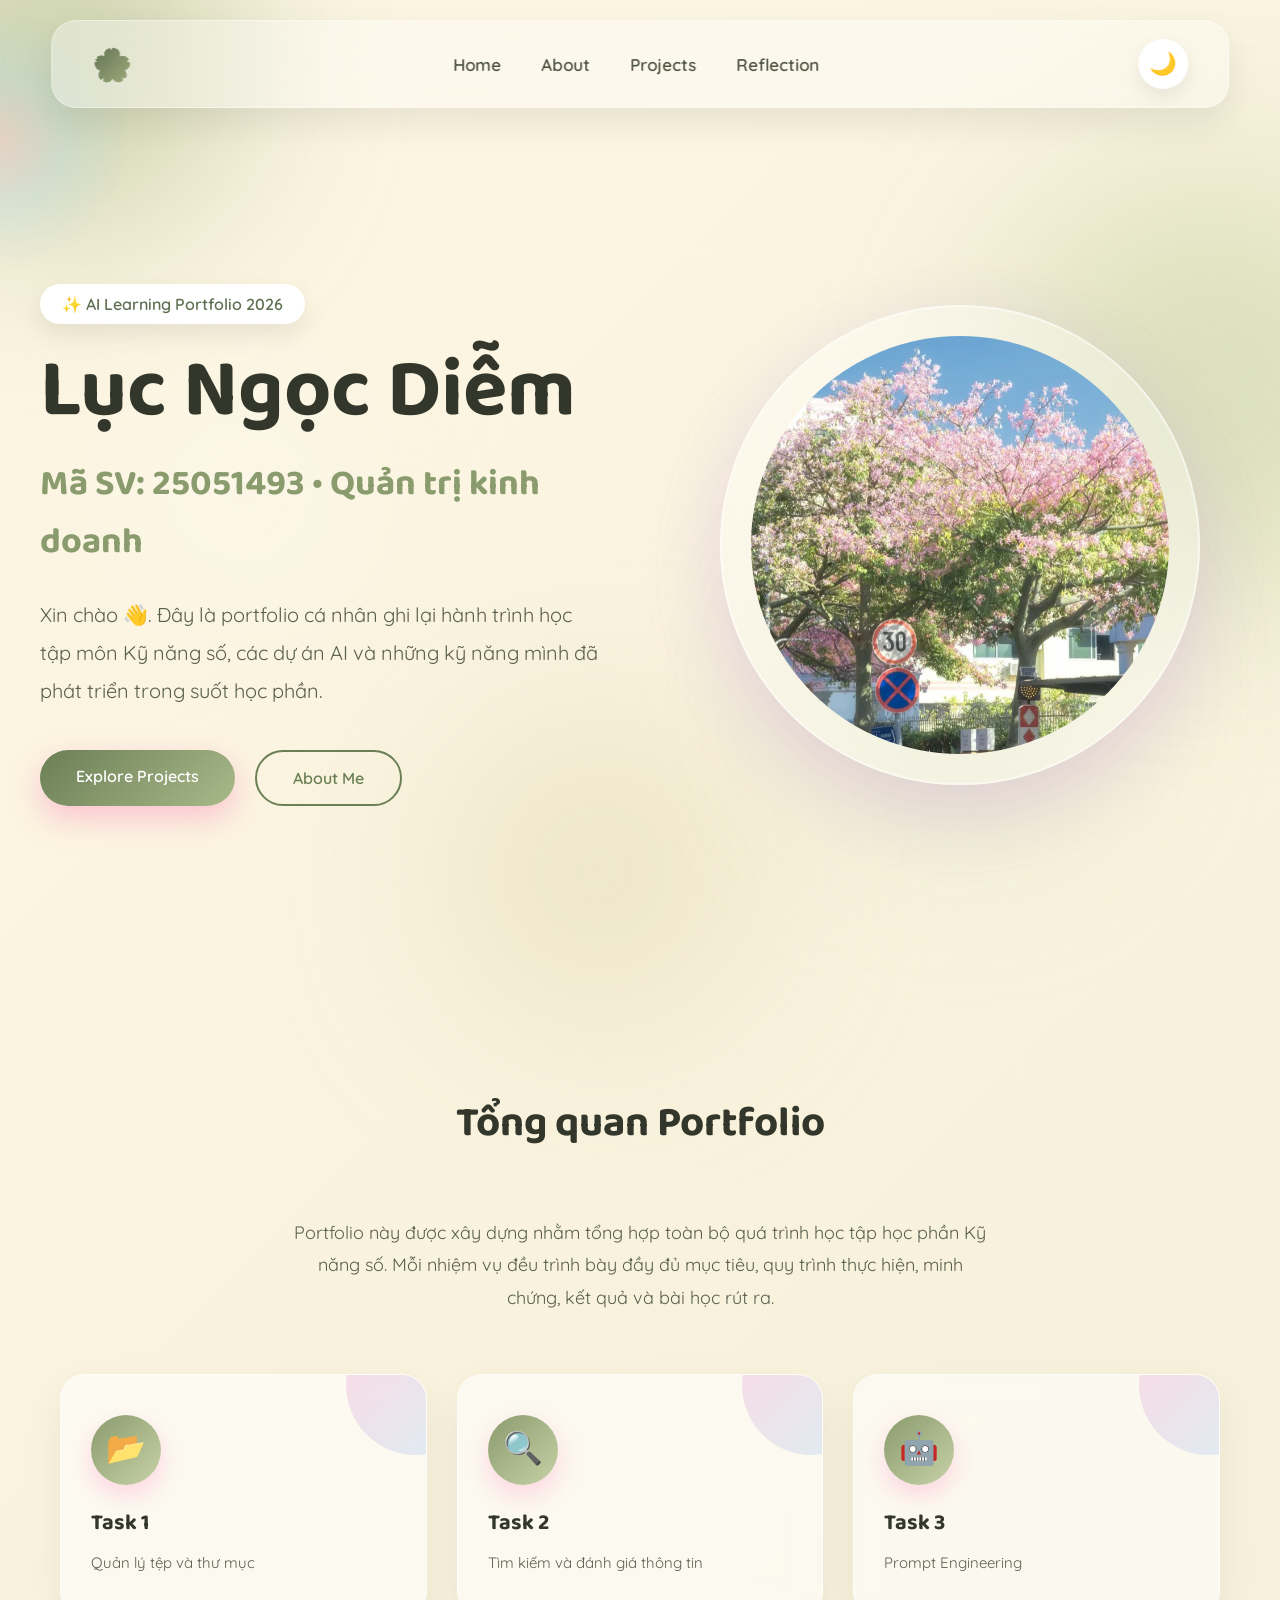
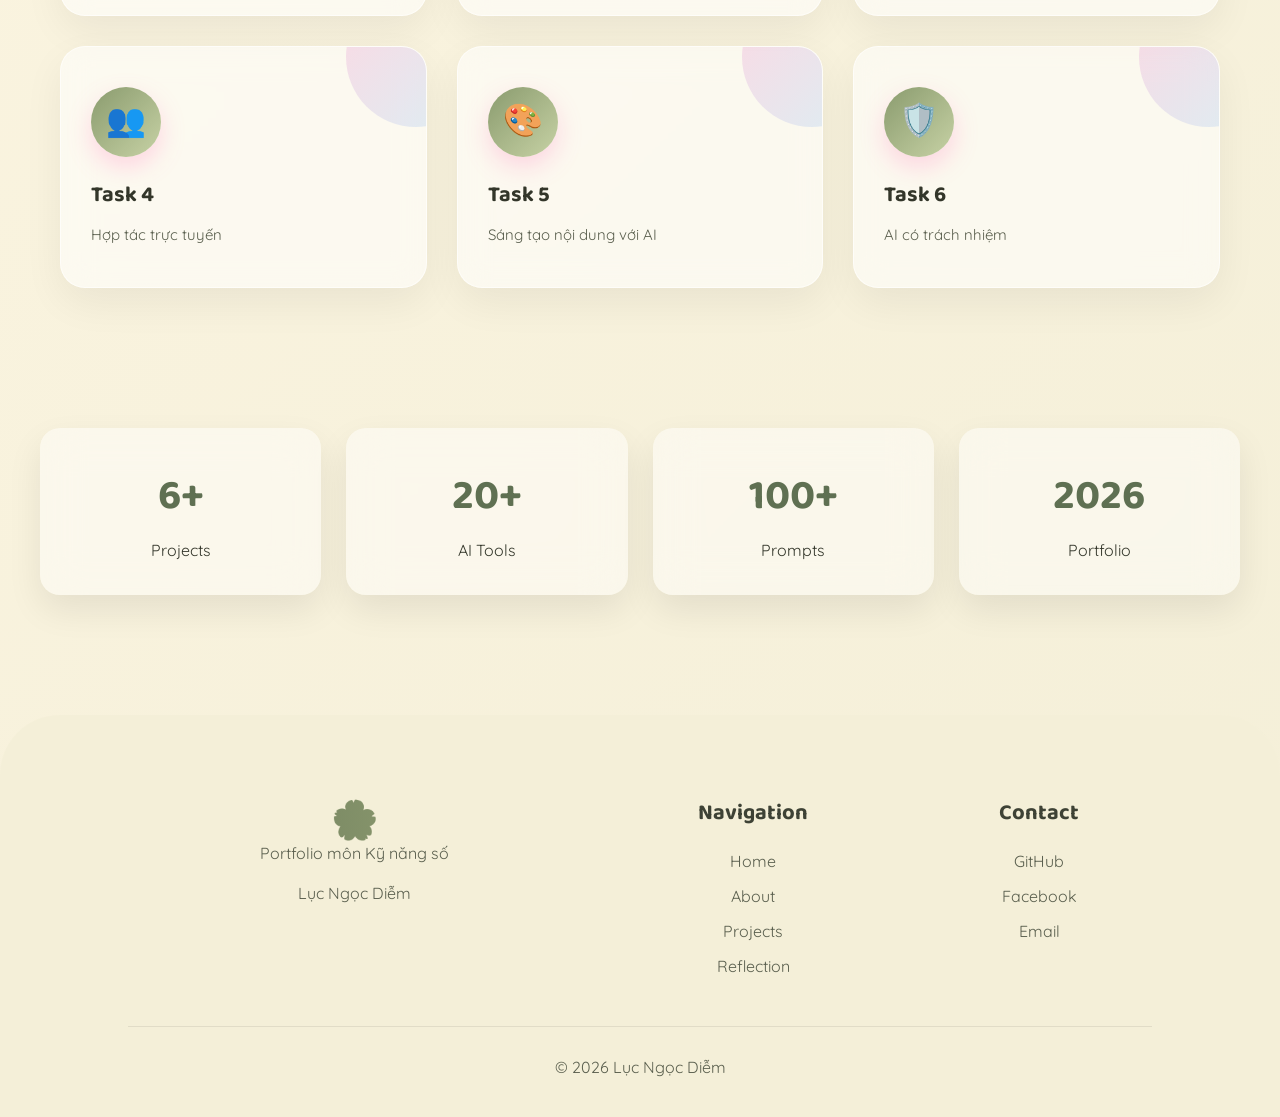
<file: index.html>
<!DOCTYPE html>
<html lang="vi">

<head>

<meta charset="UTF-8">

<meta name="viewport"
content="width=device-width, initial-scale=1.0">

<title>AI Learning Portfolio</title>

<link rel="stylesheet" href="css/style.css">

<link rel="stylesheet" href="css/responsive.css">

<link href="https://fonts.googleapis.com/css2?family=Poppins:wght@300;400;500;600;700&display=swap" rel="stylesheet">

<link rel="stylesheet"
href="https://cdnjs.cloudflare.com/ajax/libs/font-awesome/6.5.2/css/all.min.css">

</head>

<button id="backToTop">
    ↑
</button>

<div class="cursor-glow"></div>
<body>
<div id="loader">

    <div class="loader-logo">

        🌸

    </div>

    <h2>Loading Portfolio...</h2>

</div>
<div class="blob blob1"></div>
<div class="blob blob2"></div>
<div class="blob blob3"></div>
<div class="blob blob4"></div>
<div class="blob blob5"></div>

<nav>

    <div class="logo">
        🌸
    </div>

    <ul class="nav-menu">

        <li>
            <a href="index.html">
                Home
            </a>
        </li>

        <li>
            <a href="about.html">
                About
            </a>
        </li>

        <li class="dropdown">

            <a href="projects.html">
                Projects
            </a>

        </li>

        <li>

            <a href="reflection.html">
                Reflection
            </a>

        </li>

        

    </ul>

<button class="hamburger" id="hamburger" aria-label="Toggle menu" aria-expanded="false">
<span></span>
<span></span>
<span></span>
</button>

<button id="themeToggle">
🌙
</button>

</nav>

<section class="hero">

    <div class="hero-left">

        <span class="hero-tag">
            ✨ AI Learning Portfolio 2026
        </span>

        <h1>
            Lục Ngọc Diễm
        </h1>

        <h2>
            Mã SV: 25051493 • Quản trị kinh doanh
        </h2>

        <p class="description">

            Xin chào 👋. Đây là portfolio cá nhân ghi lại hành trình học tập môn Kỹ năng số, các dự án AI và những kỹ năng mình đã phát triển trong suốt học phần.

        </p>

        <div class="hero-button">

            <a href="projects.html" class="btn">
                Explore Projects
            </a>

            <a href="#about" class="btn2">
                About Me
            </a>

        </div>

    </div>

    <div class="hero-right">

        <div class="glass-circle">

            <img src="assets/images/avatar.jpg" alt="Avatar">

        </div>

    </div>

</section>
<section class="overview reveal">

<h2 class="section-title">
Tổng quan Portfolio
</h2>

<p class="section-description">

Portfolio này được xây dựng nhằm tổng hợp toàn bộ quá trình học tập học phần Kỹ năng số. Mỗi nhiệm vụ đều trình bày đầy đủ mục tiêu, quy trình thực hiện, minh chứng, kết quả và bài học rút ra.

</p>

<div class="overview-grid">

<div class="overview-card">

<h2>📂</h2>

<h3>Task 1</h3>

<p>Quản lý tệp và thư mục</p>

</div>

<div class="overview-card">

<h2>🔍</h2>

<h3>Task 2</h3>

<p>Tìm kiếm và đánh giá thông tin</p>

</div>

<div class="overview-card">

<h2>🤖</h2>

<h3>Task 3</h3>

<p>Prompt Engineering</p>

</div>

<div class="overview-card">

<h2>👥</h2>

<h3>Task 4</h3>

<p>Hợp tác trực tuyến</p>

</div>

<div class="overview-card">

<h2>🎨</h2>

<h3>Task 5</h3>

<p>Sáng tạo nội dung với AI</p>

</div>

<div class="overview-card">

<h2>🛡️</h2>

<h3>Task 6</h3>

<p>AI có trách nhiệm</p>

</div>

</div>

</section>
<section class="stats">

    <div class="stat">
        <h2>6+</h2>
        <p>Projects</p>
    </div>

    <div class="stat">
        <h2>20+</h2>
        <p>AI Tools</p>
    </div>

    <div class="stat">
        <h2>100+</h2>
        <p>Prompts</p>
    </div>

    <div class="stat">
        <h2>2026</h2>
        <p>Portfolio</p>
    </div>

</section>


<footer>

<div class="footer-container">

<div>

<div class="footer-logo">

🌸

</div>

<p>

Portfolio môn Kỹ năng số

<br><br>

Lục Ngọc Diễm

</p>

</div>

<div>

<h3 class="footer-title">

Navigation

</h3>

<div class="footer-links">

<a href="index.html">Home</a>

<a href="about.html">About</a>

<a href="projects.html">Projects</a>

<a href="reflection.html">Reflection</a>

</div>

</div>

<div>

<h3 class="footer-title">

Contact

</h3>

<div class="footer-links">

<a href="#">GitHub</a>

<a href="#">Facebook</a>

<a href="#">Email</a>

</div>

</div>

</div>

<div class="footer-bottom">

© 2026 Lục Ngọc Diễm

</div>

</footer>

<button id="topBtn">

↑

</button>

<div class="lightbox">

<img>

</div>
<script src="js/script.js"></script>
</body>


</html>
</file>
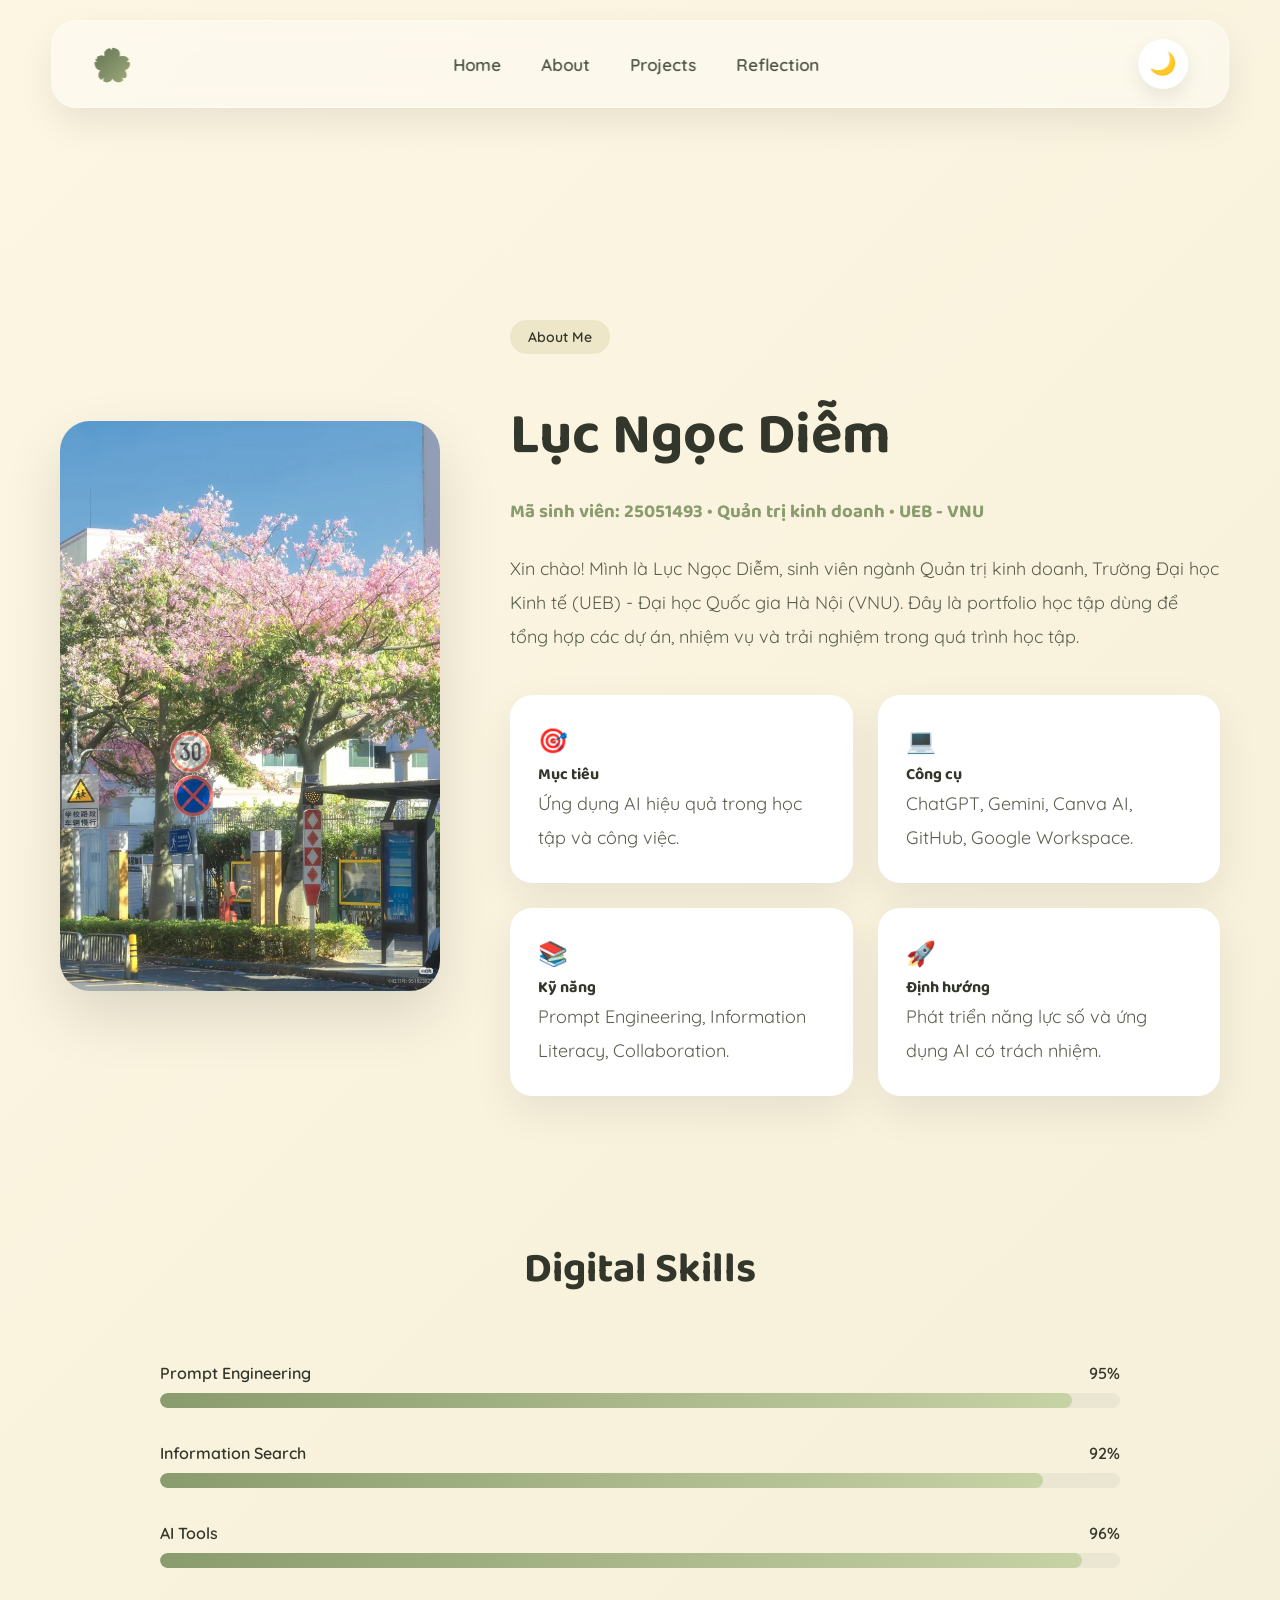
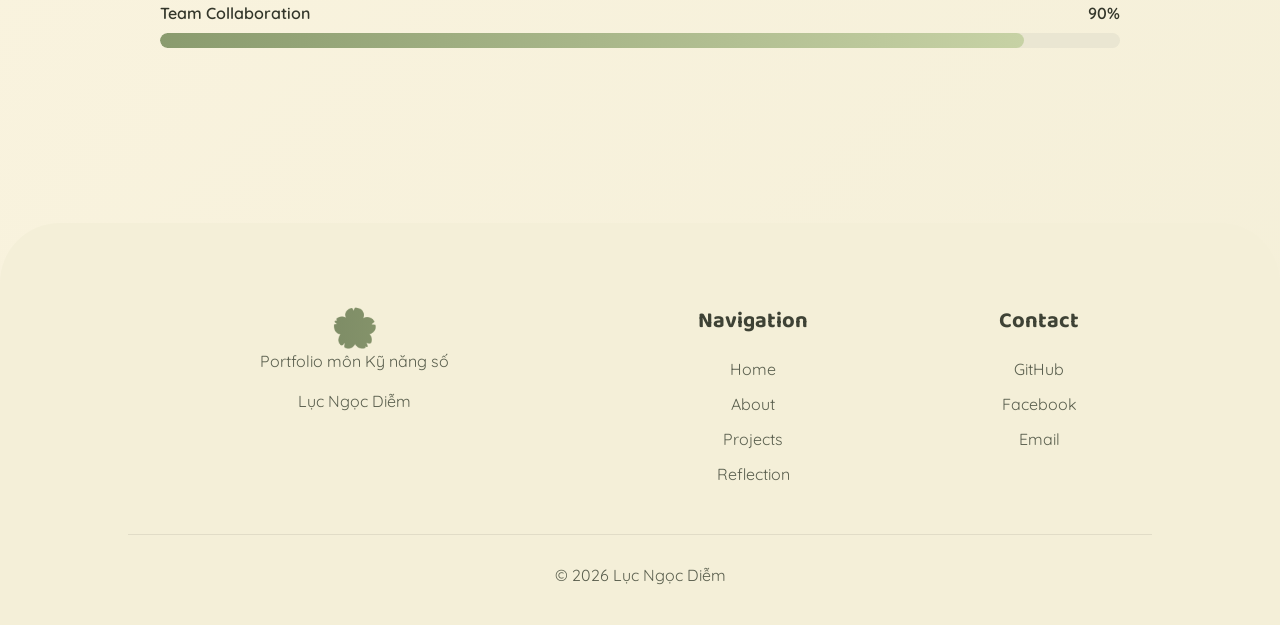
<file: about.html>
<!DOCTYPE html>
<html lang="vi">

<head>

<meta charset="UTF-8">
<meta name="viewport" content="width=device-width, initial-scale=1.0">

<title>About | Lục Ngọc Diễm</title>

<link rel="stylesheet" href="css/style.css">
<link rel="stylesheet" href="css/responsive.css">

</head>

<body>

<nav>
<div class="logo">🌸</div>

<ul class="nav-menu">
    <li><a href="index.html">Home</a></li>
    <li><a href="about.html" class="active">About</a></li>
    <li><a href="projects.html">Projects</a></li>
    <li><a href="reflection.html">Reflection</a></li>
    
</ul>

<button class="hamburger" id="hamburger" aria-label="Toggle menu" aria-expanded="false">
<span></span>
<span></span>
<span></span>
</button>

<button id="themeToggle">🌙</button>

</nav>

<section class="about-page reveal">

<div class="about-left">

<img src="assets/images/avatar.png" alt="Lục Ngọc Diễm">

</div>

<div class="about-right">

<span class="tag">About Me</span>

<h1>Lục Ngọc Diễm</h1>

<h3>Mã sinh viên: 25051493 • Quản trị kinh doanh • UEB - VNU</h3>

<p>
Xin chào! Mình là Lục Ngọc Diễm, sinh viên ngành Quản trị kinh doanh, Trường Đại học Kinh tế (UEB) - Đại học Quốc gia Hà Nội (VNU). Đây là portfolio học tập dùng để tổng hợp các dự án, nhiệm vụ và trải nghiệm trong quá trình học tập.
</p>

<div class="about-info">

<div class="info-card">
<h2>🎯</h2>
<h4>Mục tiêu</h4>
<p>Ứng dụng AI hiệu quả trong học tập và công việc.</p>
</div>

<div class="info-card">
<h2>💻</h2>
<h4>Công cụ</h4>
<p>ChatGPT, Gemini, Canva AI, GitHub, Google Workspace.</p>
</div>

<div class="info-card">
<h2>📚</h2>
<h4>Kỹ năng</h4>
<p>Prompt Engineering, Information Literacy, Collaboration.</p>
</div>

<div class="info-card">
<h2>🚀</h2>
<h4>Định hướng</h4>
<p>Phát triển năng lực số và ứng dụng AI có trách nhiệm.</p>
</div>

</div>

</div>

</section>

<section class="skills reveal">

<h2 class="section-title">Digital Skills</h2>

<div class="skill">

<div class="skill-name">
<span>Prompt Engineering</span>
<span>95%</span>
</div>

<div class="progress">
<div class="progress-bar" style="width:95%"></div>
</div>

</div>

<div class="skill">

<div class="skill-name">
<span>Information Search</span>
<span>92%</span>
</div>

<div class="progress">
<div class="progress-bar" style="width:92%"></div>
</div>

</div>

<div class="skill">

<div class="skill-name">
<span>AI Tools</span>
<span>96%</span>
</div>

<div class="progress">
<div class="progress-bar" style="width:96%"></div>
</div>

</div>

<div class="skill">

<div class="skill-name">
<span>Team Collaboration</span>
<span>90%</span>
</div>

<div class="progress">
<div class="progress-bar" style="width:90%"></div>
</div>

</div>

</section>

<footer>

<div class="footer-container">

<div>

<div class="footer-logo">

🌸

</div>

<p>

Portfolio môn Kỹ năng số

<br><br>

Lục Ngọc Diễm

</p>

</div>

<div>

<h3 class="footer-title">

Navigation

</h3>

<div class="footer-links">

<a href="index.html">Home</a>

<a href="about.html">About</a>

<a href="projects.html">Projects</a>

<a href="reflection.html">Reflection</a>

</div>

</div>

<div>

<h3 class="footer-title">

Contact

</h3>

<div class="footer-links">

<a href="#">GitHub</a>

<a href="#">Facebook</a>

<a href="#">Email</a>

</div>

</div>

</div>

<div class="footer-bottom">

© 2026 Lục Ngọc Diễm

</div>

</footer>

<button id="topBtn">

↑

</button>

<div class="lightbox">

<img>

</div>
<script src="js/script.js"></script>
</body>

</html>
</file>
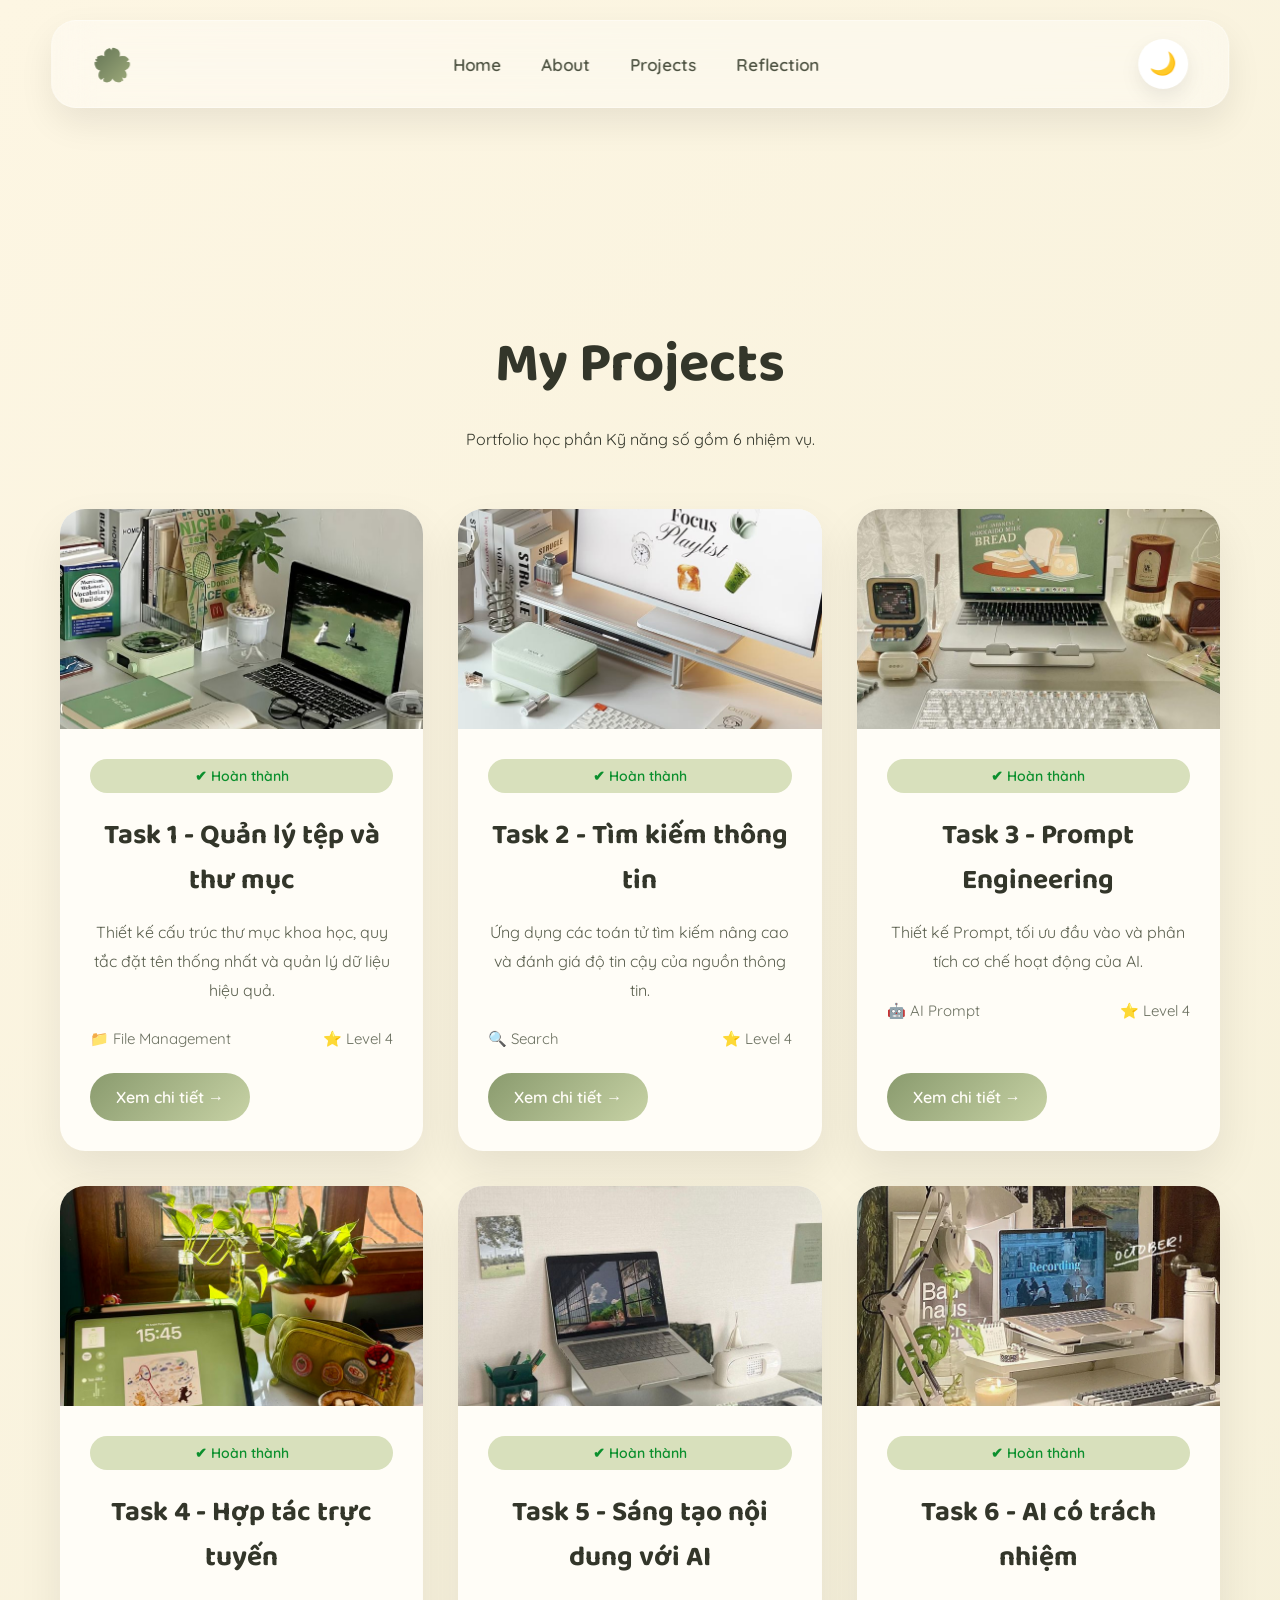
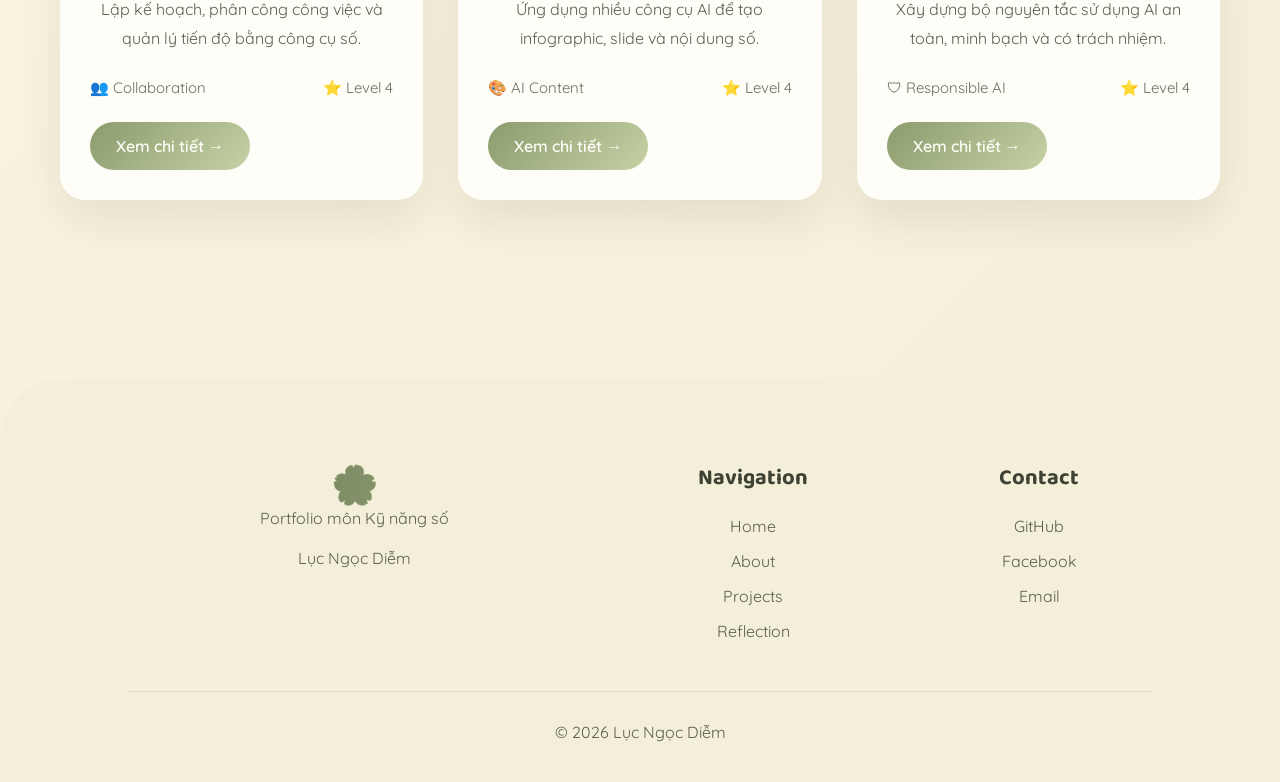
<file: projects.html>
<!DOCTYPE html>
<html lang="vi">

<head>

<meta charset="UTF-8">
<meta name="viewport" content="width=device-width, initial-scale=1.0">

<title>Projects | Lục Ngọc Diễm</title>

<link rel="stylesheet" href="css/style.css">
<link rel="stylesheet" href="css/responsive.css">

</head>

<body>

<nav>

<div class="logo">🌸</div>

<ul class="nav-menu">
<li><a href="index.html">Home</a></li>
<li><a href="about.html">About</a></li>
<li><a href="projects.html" class="active">Projects</a></li>
<li><a href="reflection.html">Reflection</a></li>

</ul>

<button class="hamburger" id="hamburger" aria-label="Toggle menu" aria-expanded="false">
<span></span>
<span></span>
<span></span>
</button>

<button id="themeToggle">🌙</button>

</nav>

<section class="projects-page">

<h1>My Projects</h1>

<p>
Portfolio học phần Kỹ năng số gồm 6 nhiệm vụ.
</p>

<div class="project-grid">

<div class="project-card">

<img src="assets/images/task1.jpg" alt="Task 1">

<div class="project-content">

<span class="status completed">✔ Hoàn thành</span>

<h2>Task 1 - Quản lý tệp và thư mục</h2>

<p>
Thiết kế cấu trúc thư mục khoa học, quy tắc đặt tên thống nhất và quản lý dữ liệu hiệu quả.
</p>

<div class="project-info">

<span>📁 File Management</span>

<span>⭐ Level 4</span>

</div>

<a href="tasks/task1.html" class="btn-project">
Xem chi tiết →
</a>

</div>

</div>

<div class="project-card">

<img src="assets/images/task2.jpg" alt="Task 2">

<div class="project-content">

<span class="status completed">✔ Hoàn thành</span>

<h2>Task 2 - Tìm kiếm thông tin</h2>

<p>
Ứng dụng các toán tử tìm kiếm nâng cao và đánh giá độ tin cậy của nguồn thông tin.
</p>

<div class="project-info">

<span>🔍 Search</span>

<span>⭐ Level 4</span>

</div>

<a href="tasks/task2.html" class="btn-project">
Xem chi tiết →
</a>

</div>

</div>

<div class="project-card">

<img src="assets/images/task3.jpg" alt="Task 3">

<div class="project-content">

<span class="status completed">✔ Hoàn thành</span>

<h2>Task 3 - Prompt Engineering</h2>

<p>
Thiết kế Prompt, tối ưu đầu vào và phân tích cơ chế hoạt động của AI.
</p>

<div class="project-info">

<span>🤖 AI Prompt</span>

<span>⭐ Level 4</span>

</div>

<a href="tasks/task3.html" class="btn-project">
Xem chi tiết →
</a>

</div>

</div>

<div class="project-card">

<img src="assets/images/task4.jpg" alt="Task 4">

<div class="project-content">

<span class="status completed">✔ Hoàn thành</span>

<h2>Task 4 - Hợp tác trực tuyến</h2>

<p>
Lập kế hoạch, phân công công việc và quản lý tiến độ bằng công cụ số.
</p>

<div class="project-info">

<span>👥 Collaboration</span>

<span>⭐ Level 4</span>

</div>

<a href="tasks/task4.html" class="btn-project">
Xem chi tiết →
</a>

</div>

</div>

<div class="project-card">

<img src="assets/images/task5.jpg" alt="Task 5">

<div class="project-content">

<span class="status completed">✔ Hoàn thành</span>

<h2>Task 5 - Sáng tạo nội dung với AI</h2>

<p>
Ứng dụng nhiều công cụ AI để tạo infographic, slide và nội dung số.
</p>

<div class="project-info">

<span>🎨 AI Content</span>

<span>⭐ Level 4</span>

</div>

<a href="tasks/task5.html" class="btn-project">
Xem chi tiết →
</a>

</div>

</div>

<div class="project-card">

<img src="assets/images/task6.jpg" alt="Task 6">

<div class="project-content">

<span class="status completed">✔ Hoàn thành</span>

<h2>Task 6 - AI có trách nhiệm</h2>

<p>
Xây dựng bộ nguyên tắc sử dụng AI an toàn, minh bạch và có trách nhiệm.
</p>

<div class="project-info">

<span>🛡 Responsible AI</span>

<span>⭐ Level 4</span>

</div>

<a href="tasks/task6.html" class="btn-project">
Xem chi tiết →
</a>

</div>

</div>

</div>

</section>


<footer>

<div class="footer-container">

<div>

<div class="footer-logo">

🌸

</div>

<p>

Portfolio môn Kỹ năng số

<br><br>

Lục Ngọc Diễm

</p>

</div>

<div>

<h3 class="footer-title">

Navigation

</h3>

<div class="footer-links">

<a href="index.html">Home</a>

<a href="about.html">About</a>

<a href="projects.html">Projects</a>

<a href="reflection.html">Reflection</a>

</div>

</div>

<div>

<h3 class="footer-title">

Contact

</h3>

<div class="footer-links">

<a href="#">GitHub</a>

<a href="#">Facebook</a>

<a href="#">Email</a>

</div>

</div>

</div>

<div class="footer-bottom">

© 2026 Lục Ngọc Diễm

</div>

</footer>

<button id="topBtn">

↑

</button>

<div class="lightbox">

<img>

</div>
<script src="js/script.js"></script>
</body>

</html>
</file>
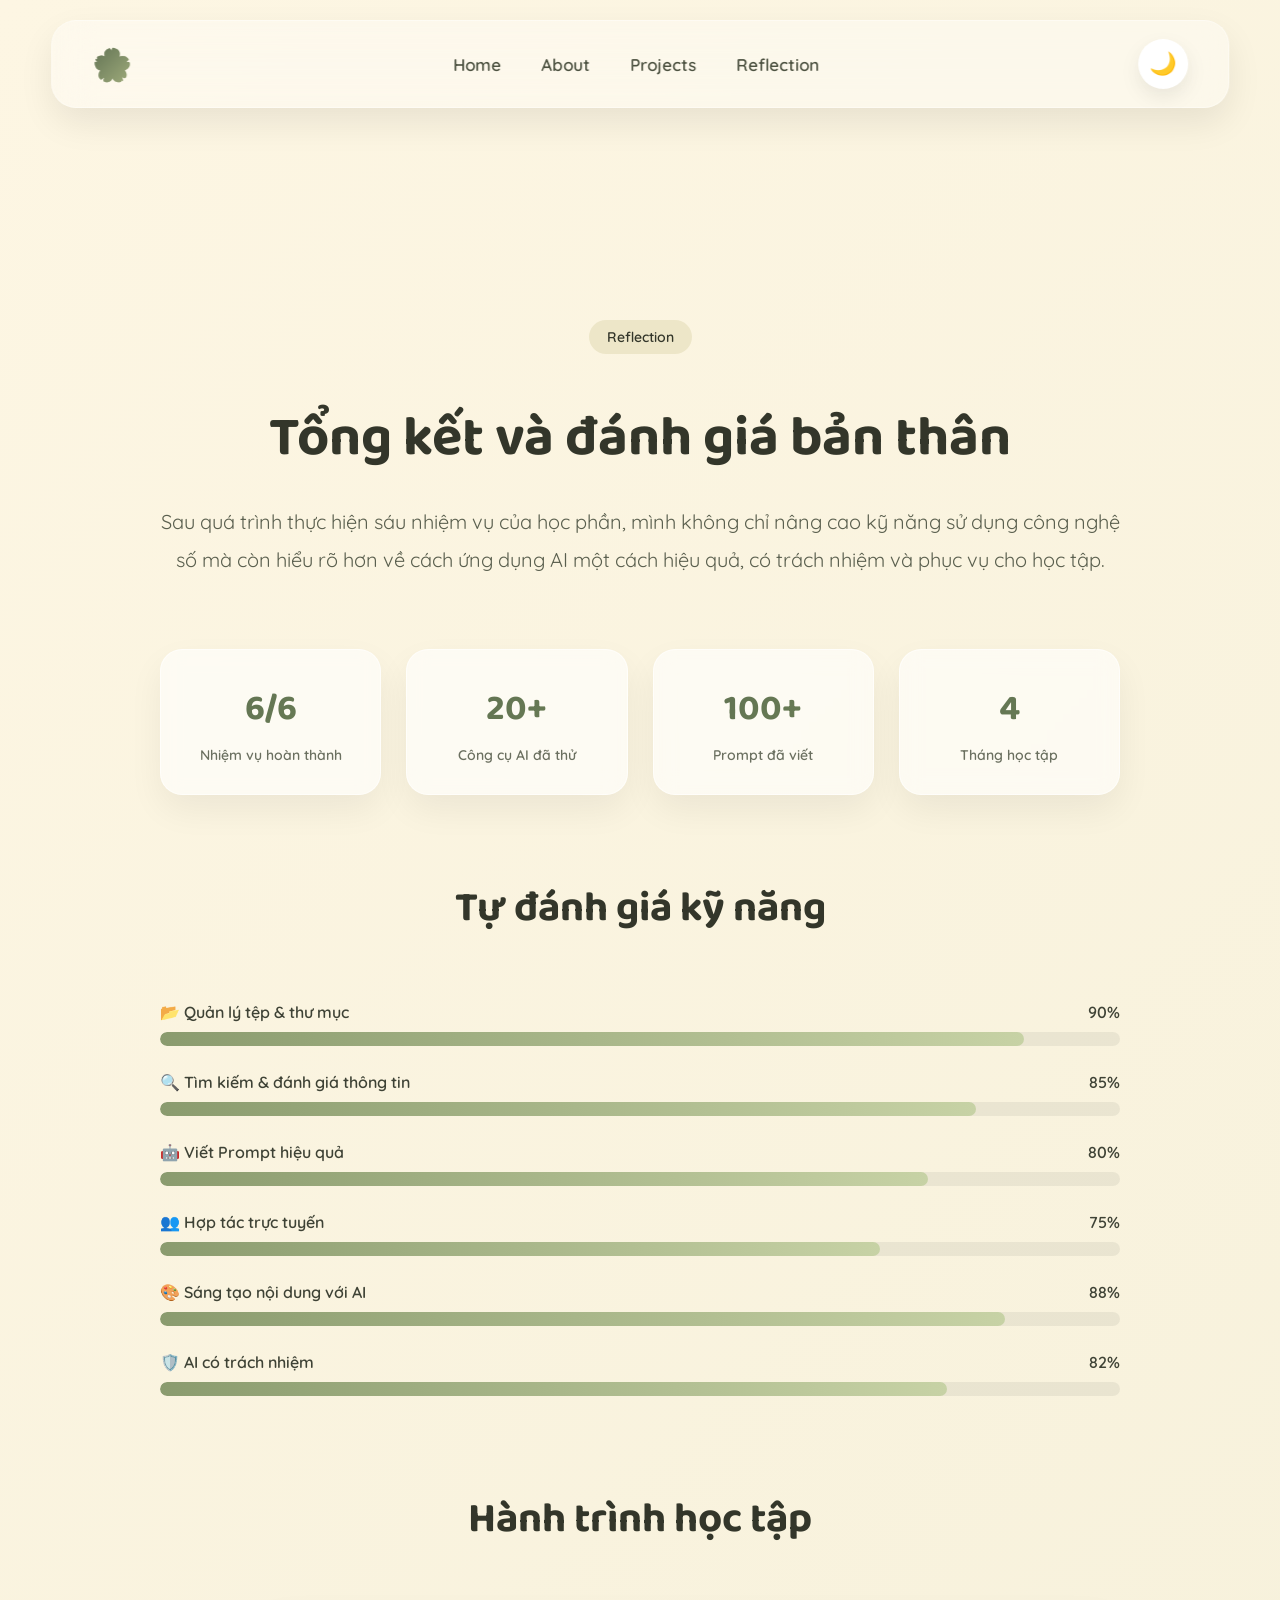
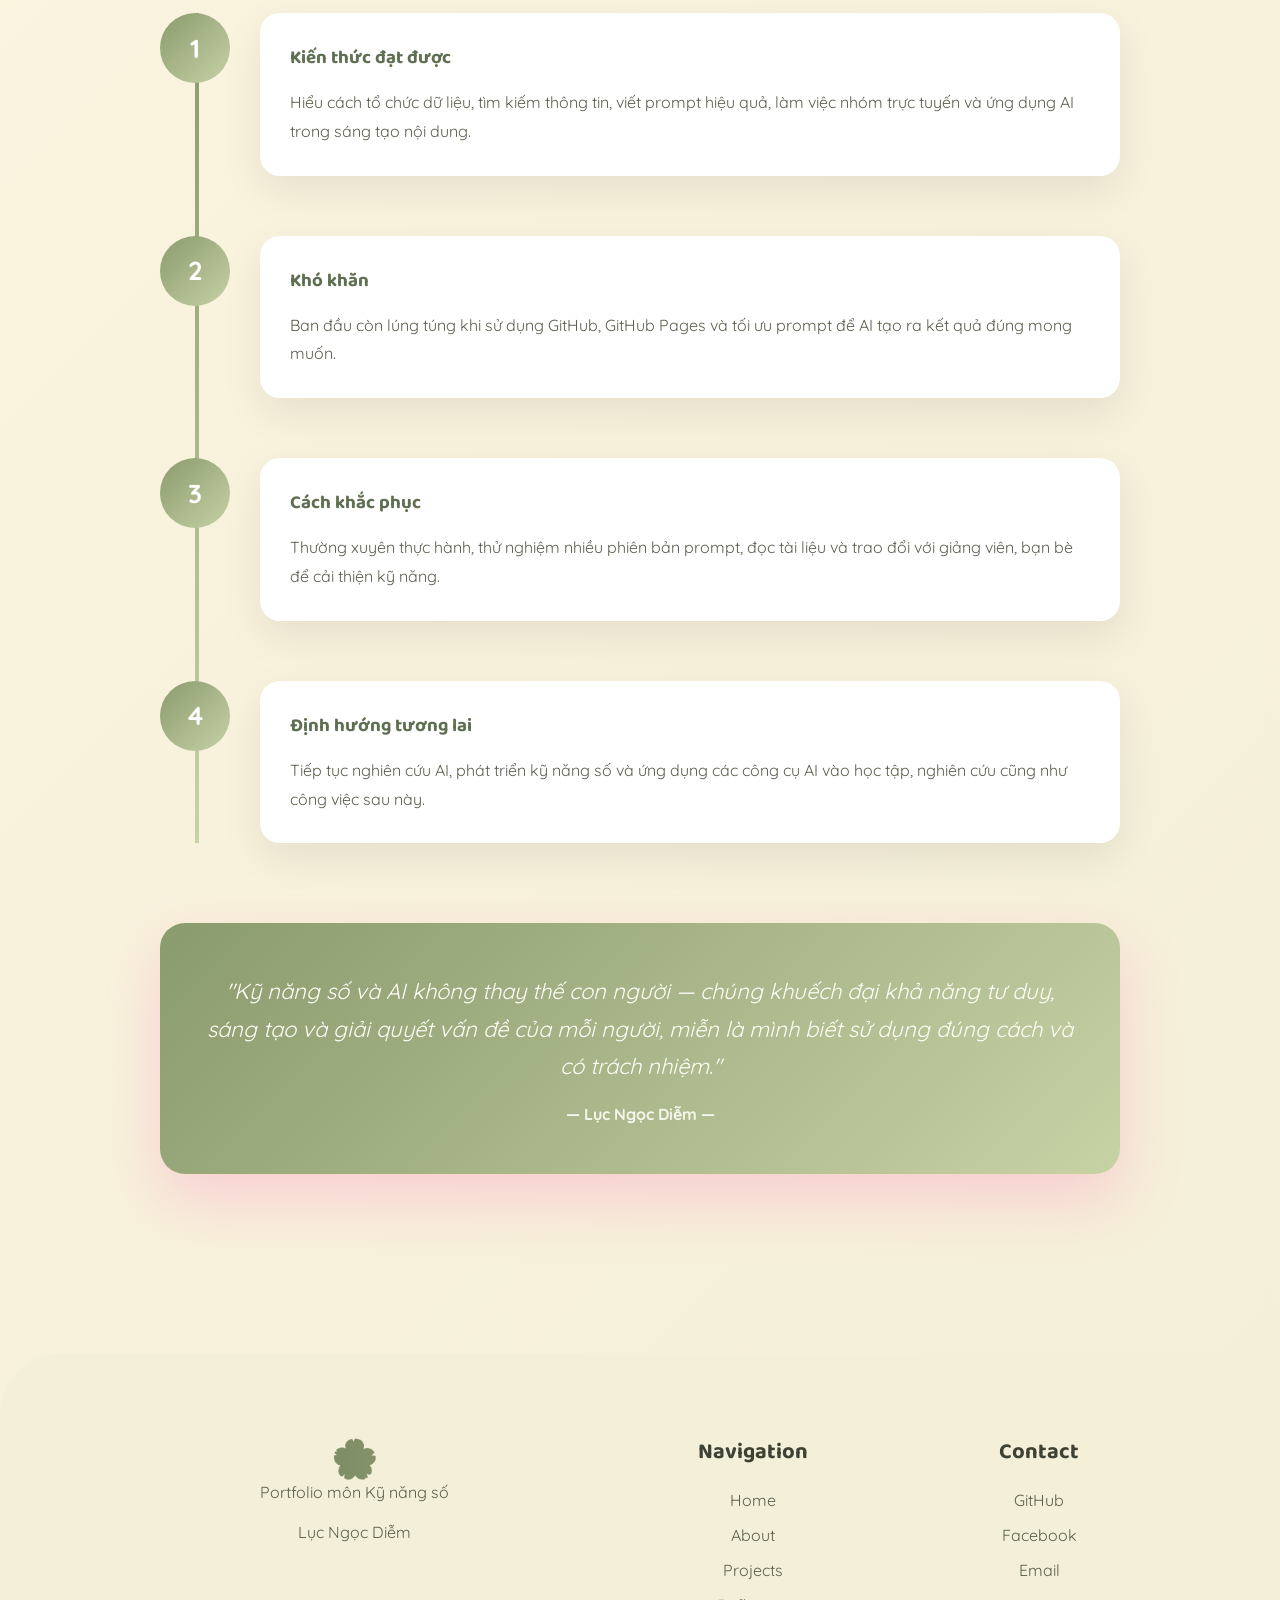
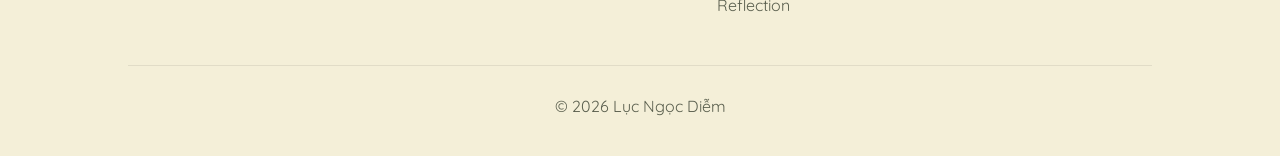
<file: reflection.html>
<!DOCTYPE html>
<html lang="vi">

<head>

<meta charset="UTF-8">
<meta name="viewport" content="width=device-width, initial-scale=1.0">

<title>Reflection | Lục Ngọc Diễm</title>

<link rel="stylesheet" href="css/style.css">
<link rel="stylesheet" href="css/responsive.css">

</head>

<body>

<nav>

<div class="logo">🌸</div>

<ul class="nav-menu">

<li><a href="index.html">Home</a></li>
<li><a href="about.html">About</a></li>
<li><a href="projects.html">Projects</a></li>
<li><a href="reflection.html" class="active">Reflection</a></li>


</ul>

<button class="hamburger" id="hamburger" aria-label="Toggle menu" aria-expanded="false">
<span></span>
<span></span>
<span></span>
</button>

<button id="themeToggle">🌙</button>

</nav>

<section class="reflection-page reveal">

<div class="tag">Reflection</div>

<h1>Tổng kết và đánh giá bản thân</h1>

<p class="reflection-intro">

Sau quá trình thực hiện sáu nhiệm vụ của học phần, mình không chỉ nâng cao kỹ năng sử dụng công nghệ số mà còn hiểu rõ hơn về cách ứng dụng AI một cách hiệu quả, có trách nhiệm và phục vụ cho học tập.

</p>

<div class="reflect-stats">

<div class="reflect-stat">
<h2>6/6</h2>
<p>Nhiệm vụ hoàn thành</p>
</div>

<div class="reflect-stat">
<h2>20+</h2>
<p>Công cụ AI đã thử</p>
</div>

<div class="reflect-stat">
<h2>100+</h2>
<p>Prompt đã viết</p>
</div>

<div class="reflect-stat">
<h2>4</h2>
<p>Tháng học tập</p>
</div>

</div>

<div class="skills-section">

<h2 class="section-title">Tự đánh giá kỹ năng</h2>

<div class="skill-bar-item">
<div class="skill-bar-label"><span>📂 Quản lý tệp & thư mục</span><span>90%</span></div>
<div class="skill-bar-track"><div class="skill-bar-fill" style="width:90%"></div></div>
</div>

<div class="skill-bar-item">
<div class="skill-bar-label"><span>🔍 Tìm kiếm & đánh giá thông tin</span><span>85%</span></div>
<div class="skill-bar-track"><div class="skill-bar-fill" style="width:85%"></div></div>
</div>

<div class="skill-bar-item">
<div class="skill-bar-label"><span>🤖 Viết Prompt hiệu quả</span><span>80%</span></div>
<div class="skill-bar-track"><div class="skill-bar-fill" style="width:80%"></div></div>
</div>

<div class="skill-bar-item">
<div class="skill-bar-label"><span>👥 Hợp tác trực tuyến</span><span>75%</span></div>
<div class="skill-bar-track"><div class="skill-bar-fill" style="width:75%"></div></div>
</div>

<div class="skill-bar-item">
<div class="skill-bar-label"><span>🎨 Sáng tạo nội dung với AI</span><span>88%</span></div>
<div class="skill-bar-track"><div class="skill-bar-fill" style="width:88%"></div></div>
</div>

<div class="skill-bar-item">
<div class="skill-bar-label"><span>🛡️ AI có trách nhiệm</span><span>82%</span></div>
<div class="skill-bar-track"><div class="skill-bar-fill" style="width:82%"></div></div>
</div>

</div>

<h2 class="section-title">Hành trình học tập</h2>

<div class="timeline">

<div class="timeline-item">

<div class="circle">1</div>

<div class="timeline-content">

<h3>Kiến thức đạt được</h3>

<p>
Hiểu cách tổ chức dữ liệu, tìm kiếm thông tin, viết prompt hiệu quả, làm việc nhóm trực tuyến và ứng dụng AI trong sáng tạo nội dung.
</p>

</div>

</div>

<div class="timeline-item">

<div class="circle">2</div>

<div class="timeline-content">

<h3>Khó khăn</h3>

<p>
Ban đầu còn lúng túng khi sử dụng GitHub, GitHub Pages và tối ưu prompt để AI tạo ra kết quả đúng mong muốn.
</p>

</div>

</div>

<div class="timeline-item">

<div class="circle">3</div>

<div class="timeline-content">

<h3>Cách khắc phục</h3>

<p>
Thường xuyên thực hành, thử nghiệm nhiều phiên bản prompt, đọc tài liệu và trao đổi với giảng viên, bạn bè để cải thiện kỹ năng.
</p>

</div>

</div>

<div class="timeline-item">

<div class="circle">4</div>

<div class="timeline-content">

<h3>Định hướng tương lai</h3>

<p>
Tiếp tục nghiên cứu AI, phát triển kỹ năng số và ứng dụng các công cụ AI vào học tập, nghiên cứu cũng như công việc sau này.
</p>

</div>

</div>

</div>

<div class="reflect-quote">

<p>"Kỹ năng số và AI không thay thế con người — chúng khuếch đại khả năng tư duy, sáng tạo và giải quyết vấn đề của mỗi người, miễn là mình biết sử dụng đúng cách và có trách nhiệm."</p>

<span>— Lục Ngọc Diễm —</span>

</div>

</section>

<footer>

<div class="footer-container">

<div>

<div class="footer-logo">

🌸

</div>

<p>

Portfolio môn Kỹ năng số

<br><br>

Lục Ngọc Diễm

</p>

</div>

<div>

<h3 class="footer-title">

Navigation

</h3>

<div class="footer-links">

<a href="index.html">Home</a>

<a href="about.html">About</a>

<a href="projects.html">Projects</a>

<a href="reflection.html">Reflection</a>

</div>

</div>

<div>

<h3 class="footer-title">

Contact

</h3>

<div class="footer-links">

<a href="#">GitHub</a>

<a href="#">Facebook</a>

<a href="#">Email</a>

</div>

</div>

</div>

<div class="footer-bottom">

© 2026 Lục Ngọc Diễm

</div>

</footer>

<button id="topBtn">

↑

</button>

<div class="lightbox">

<img>

</div>
<script src="js/script.js"></script>
</body>

</html>
</file>
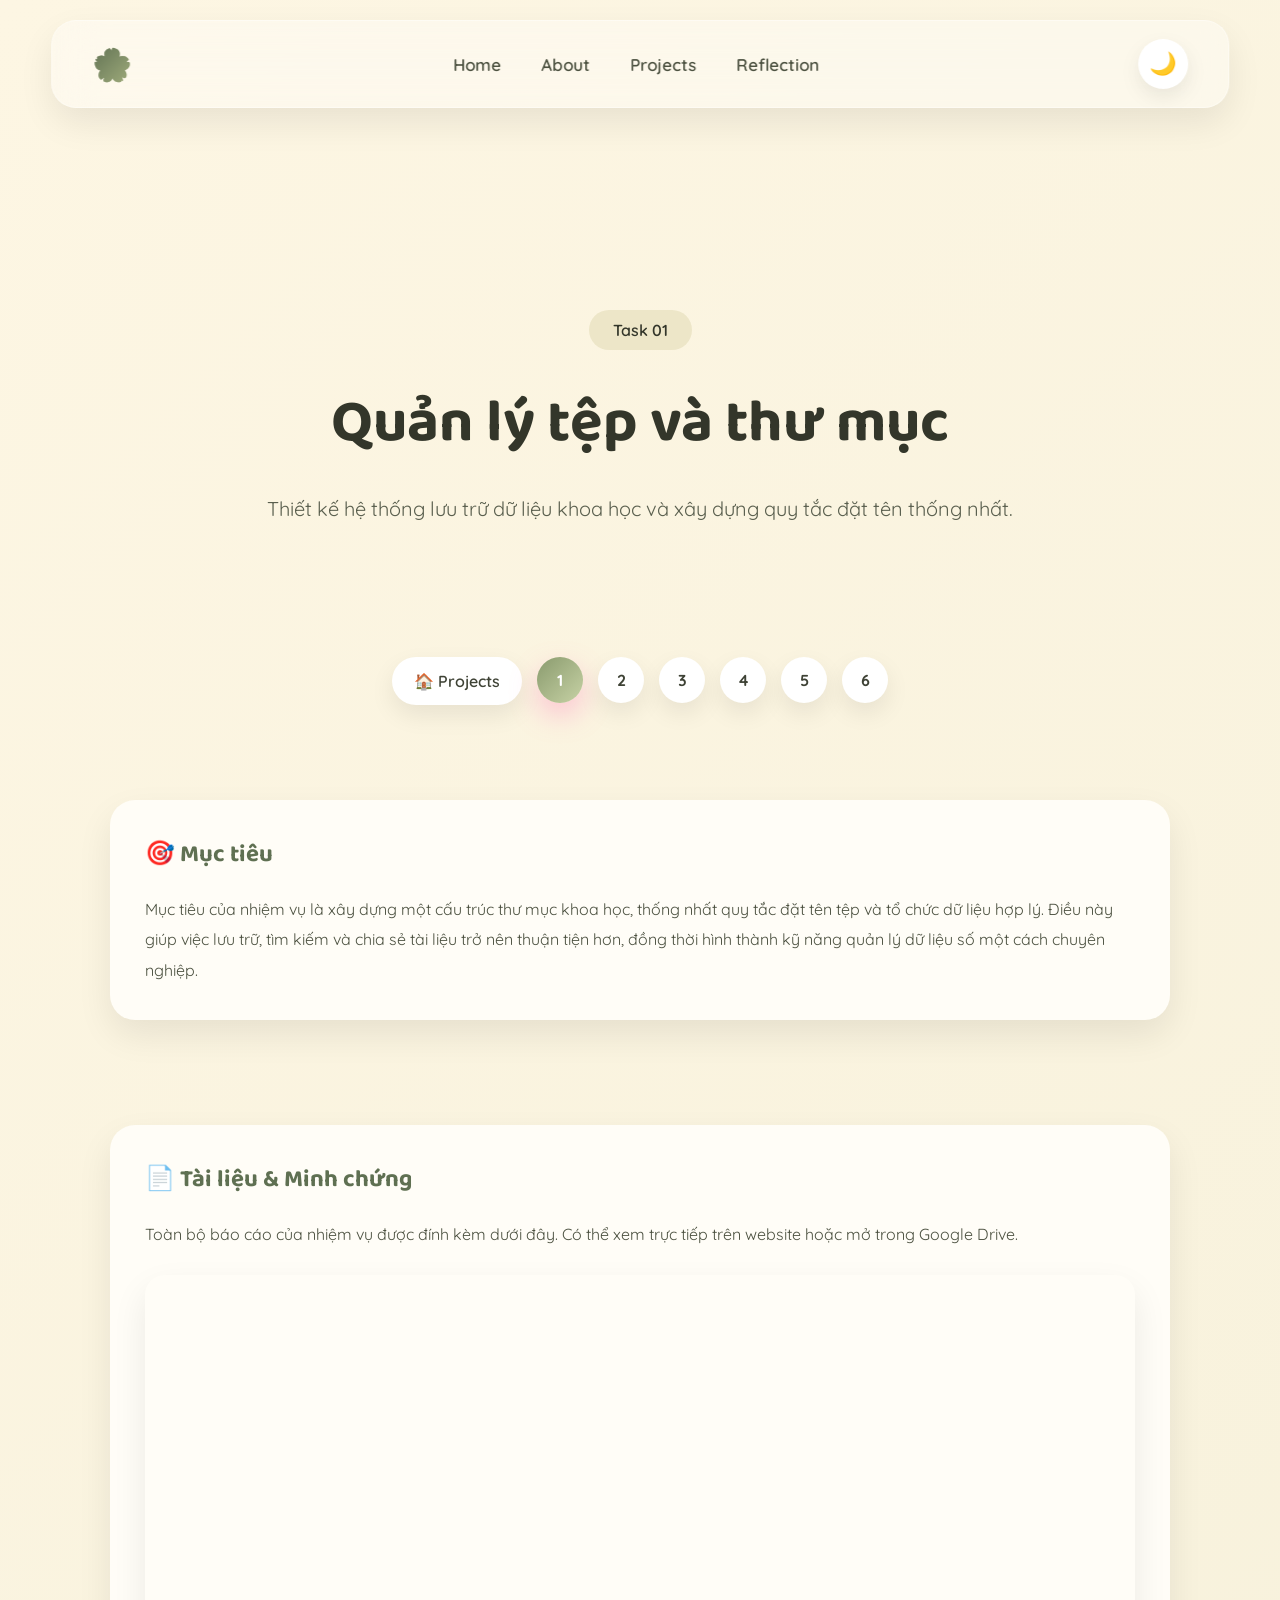
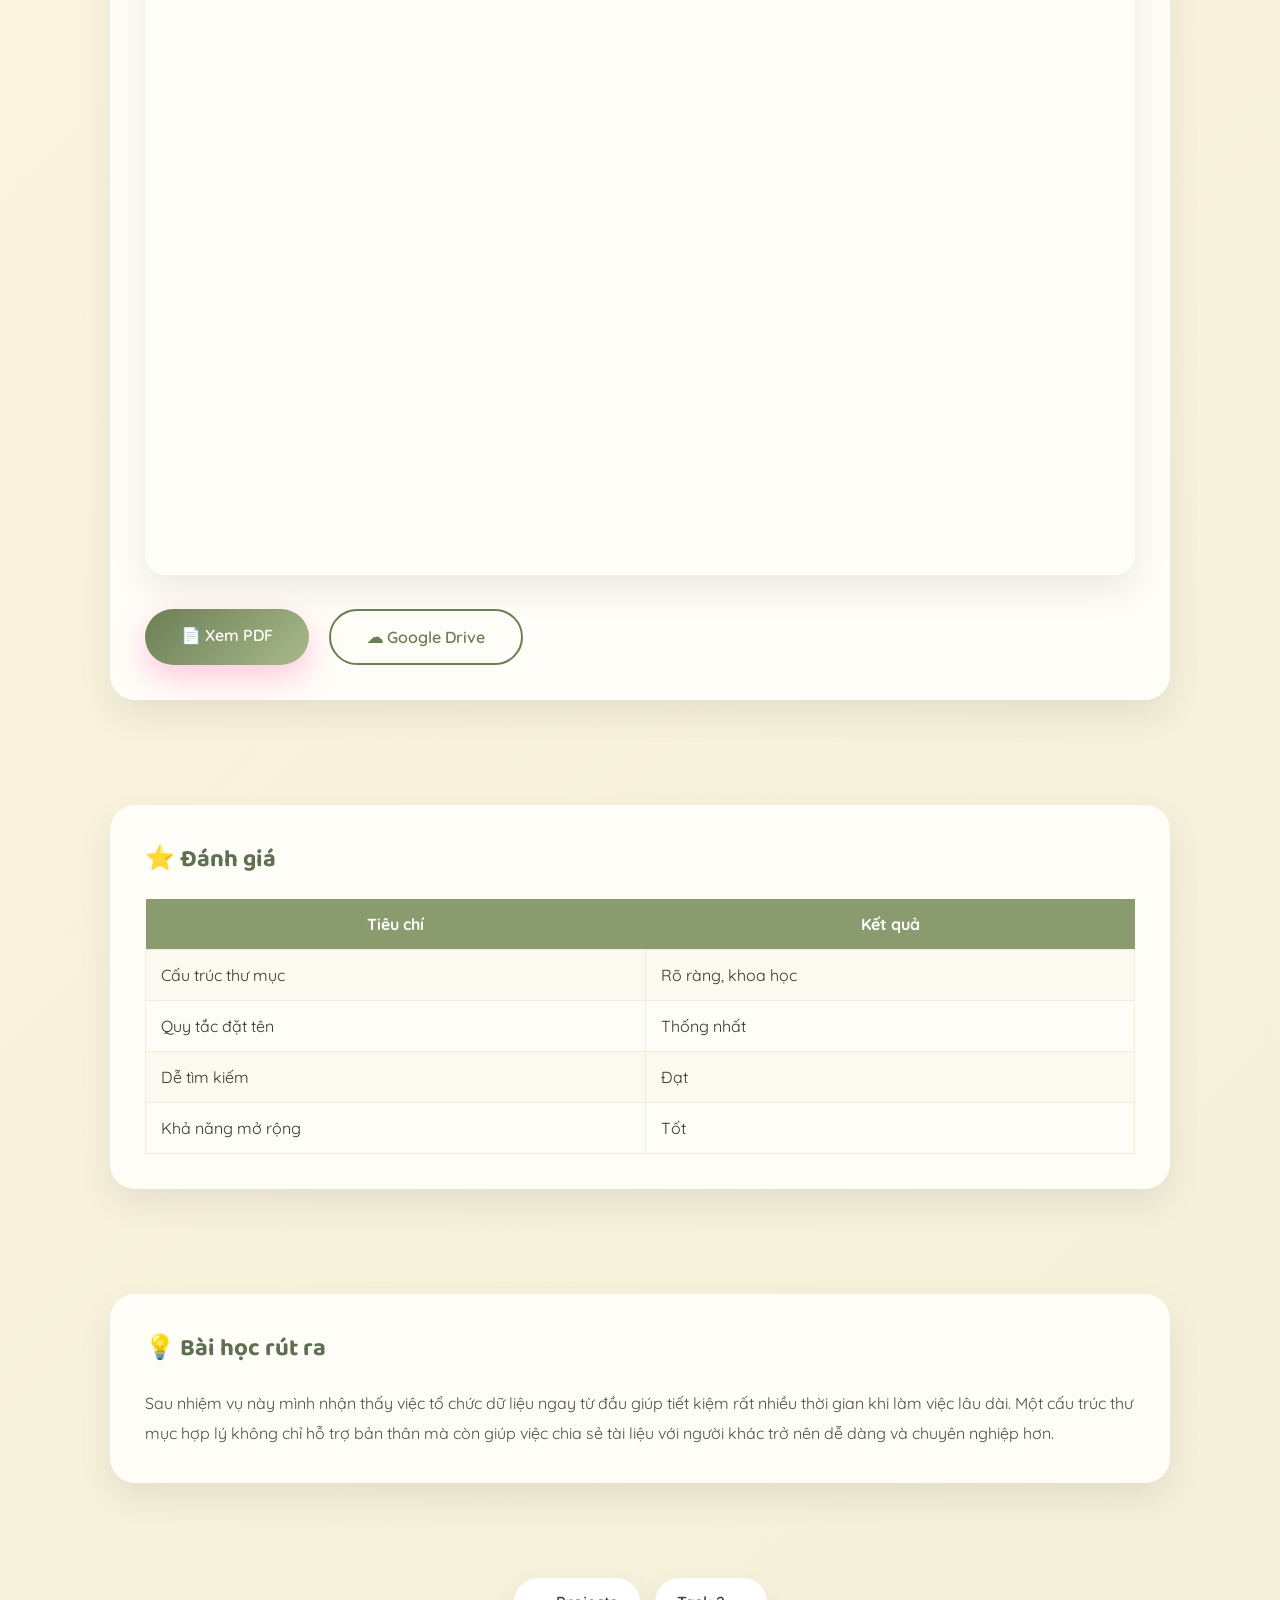
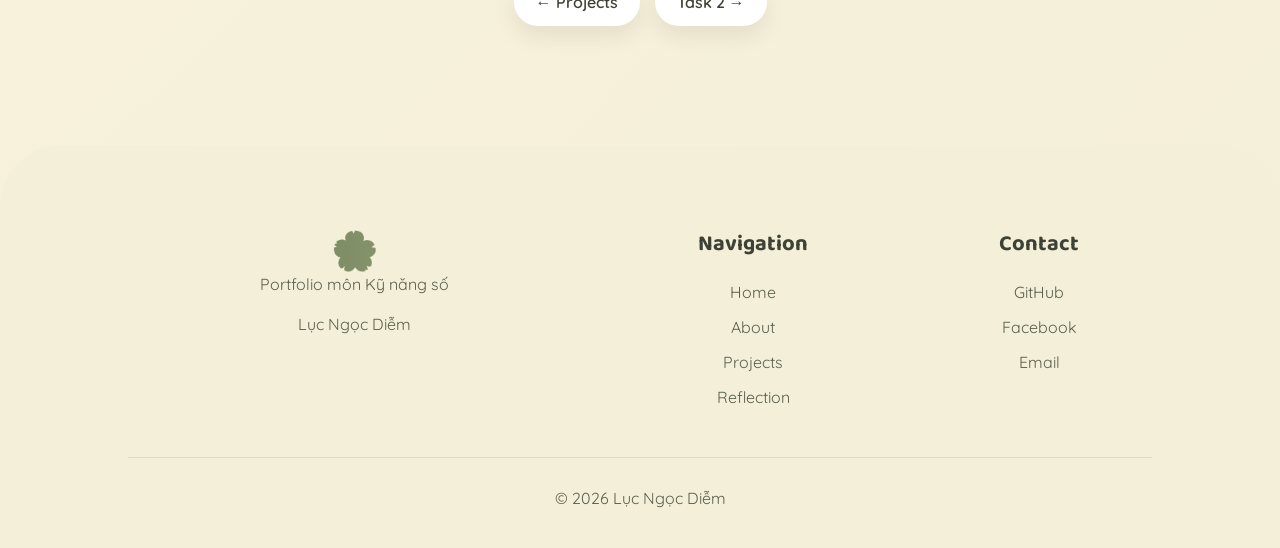
<file: tasks/task1.html>
<!DOCTYPE html>
<html lang="vi">

<head>

<meta charset="UTF-8">

<meta name="viewport" content="width=device-width, initial-scale=1.0">

<title>Task 1 | Lục Ngọc Diễm</title>

<link rel="stylesheet" href="../css/style.css">
<link rel="stylesheet" href="../css/responsive.css">

</head>

<body>

<nav>

<div class="logo">🌸</div>

<ul class="nav-menu">

<li><a href="../index.html">Home</a></li>

<li><a href="../about.html">About</a></li>

<li><a href="../projects.html">Projects</a></li>

<li><a href="../reflection.html">Reflection</a></li>


</ul>

<button class="hamburger" id="hamburger" aria-label="Toggle menu" aria-expanded="false">
<span></span>
<span></span>
<span></span>
</button>

<button id="themeToggle">🌙</button>

</nav>

<section class="task-hero">

<div class="task-number">

Task 01

</div>

<h1>Quản lý tệp và thư mục</h1>

<p>

Thiết kế hệ thống lưu trữ dữ liệu khoa học và xây dựng quy tắc đặt tên thống nhất.

</p>

</section>

<section class="task-navigation">

<a href="../projects.html" class="nav-btn">
🏠 Projects
</a>

<a href="task1.html" class="nav-btn-num active">1</a>

<a href="task2.html" class="nav-btn-num">2</a>

<a href="task3.html" class="nav-btn-num">3</a>

<a href="task4.html" class="nav-btn-num">4</a>

<a href="task5.html" class="nav-btn-num">5</a>

<a href="task6.html" class="nav-btn-num">6</a>

</section>

<section class="task-content">

<div class="task-box">

<h2>🎯 Mục tiêu</h2>

<p>

Mục tiêu của nhiệm vụ là xây dựng một cấu trúc thư mục khoa học, thống nhất quy tắc đặt tên tệp và tổ chức dữ liệu hợp lý. Điều này giúp việc lưu trữ, tìm kiếm và chia sẻ tài liệu trở nên thuận tiện hơn, đồng thời hình thành kỹ năng quản lý dữ liệu số một cách chuyên nghiệp.

</p>

</div>


<div class="task-box">

<h2>📄 Tài liệu & Minh chứng</h2>

<p>

Toàn bộ báo cáo của nhiệm vụ được đính kèm dưới đây. Có thể xem trực tiếp trên website hoặc mở trong Google Drive.

</p>

<iframe
src="../assets/documents/task1.pdf"
class="pdf-frame">
</iframe>

<div class="pdf-actions">

<a
href="../assets/documents/task1.pdf"
target="_blank"
class="btn">

📄 Xem PDF

</a>

<a
href="https://drive.google.com/drive/folders/1VZi1n0ZRhgxew_7jX-TgPINRvs0sPr73"
target="_blank"
class="btn2">

☁ Google Drive

</a>

</div>

</div>


<div class="task-box">

<h2>⭐ Đánh giá</h2>

<table class="portfolio-table">

<tr>

<th>Tiêu chí</th>

<th>Kết quả</th>

</tr>

<tr>

<td>Cấu trúc thư mục</td>

<td>Rõ ràng, khoa học</td>

</tr>

<tr>

<td>Quy tắc đặt tên</td>

<td>Thống nhất</td>

</tr>

<tr>

<td>Dễ tìm kiếm</td>

<td>Đạt</td>

</tr>

<tr>

<td>Khả năng mở rộng</td>

<td>Tốt</td>

</tr>

</table>

</div>


<div class="task-box">

<h2>💡 Bài học rút ra</h2>

<p>

Sau nhiệm vụ này mình nhận thấy việc tổ chức dữ liệu ngay từ đầu giúp tiết kiệm rất nhiều thời gian khi làm việc lâu dài. Một cấu trúc thư mục hợp lý không chỉ hỗ trợ bản thân mà còn giúp việc chia sẻ tài liệu với người khác trở nên dễ dàng và chuyên nghiệp hơn.

</p>

</div>

</section>

<section class="task-navigation">

<a class="nav-btn" href="../projects.html">
← Projects
</a>

<a class="nav-btn" href="task2.html">
Task 2 →
</a>

</section>

<footer>

<div class="footer-container">

<div>

<div class="footer-logo">

🌸

</div>

<p>

Portfolio môn Kỹ năng số

<br><br>

Lục Ngọc Diễm

</p>

</div>

<div>

<h3 class="footer-title">

Navigation

</h3>

<div class="footer-links">

<a href="../index.html">Home</a>

<a href="../about.html">About</a>

<a href="../projects.html">Projects</a>

<a href="../reflection.html">Reflection</a>

</div>

</div>

<div>

<h3 class="footer-title">

Contact

</h3>

<div class="footer-links">

<a href="#">GitHub</a>

<a href="#">Facebook</a>

<a href="#">Email</a>

</div>

</div>

</div>

<div class="footer-bottom">

© 2026 Lục Ngọc Diễm

</div>

</footer>

<button id="topBtn">

↑

</button>

<div class="lightbox">

<img>

</div>
<script src="../js/script.js"></script>
</body>

</html>
</file>
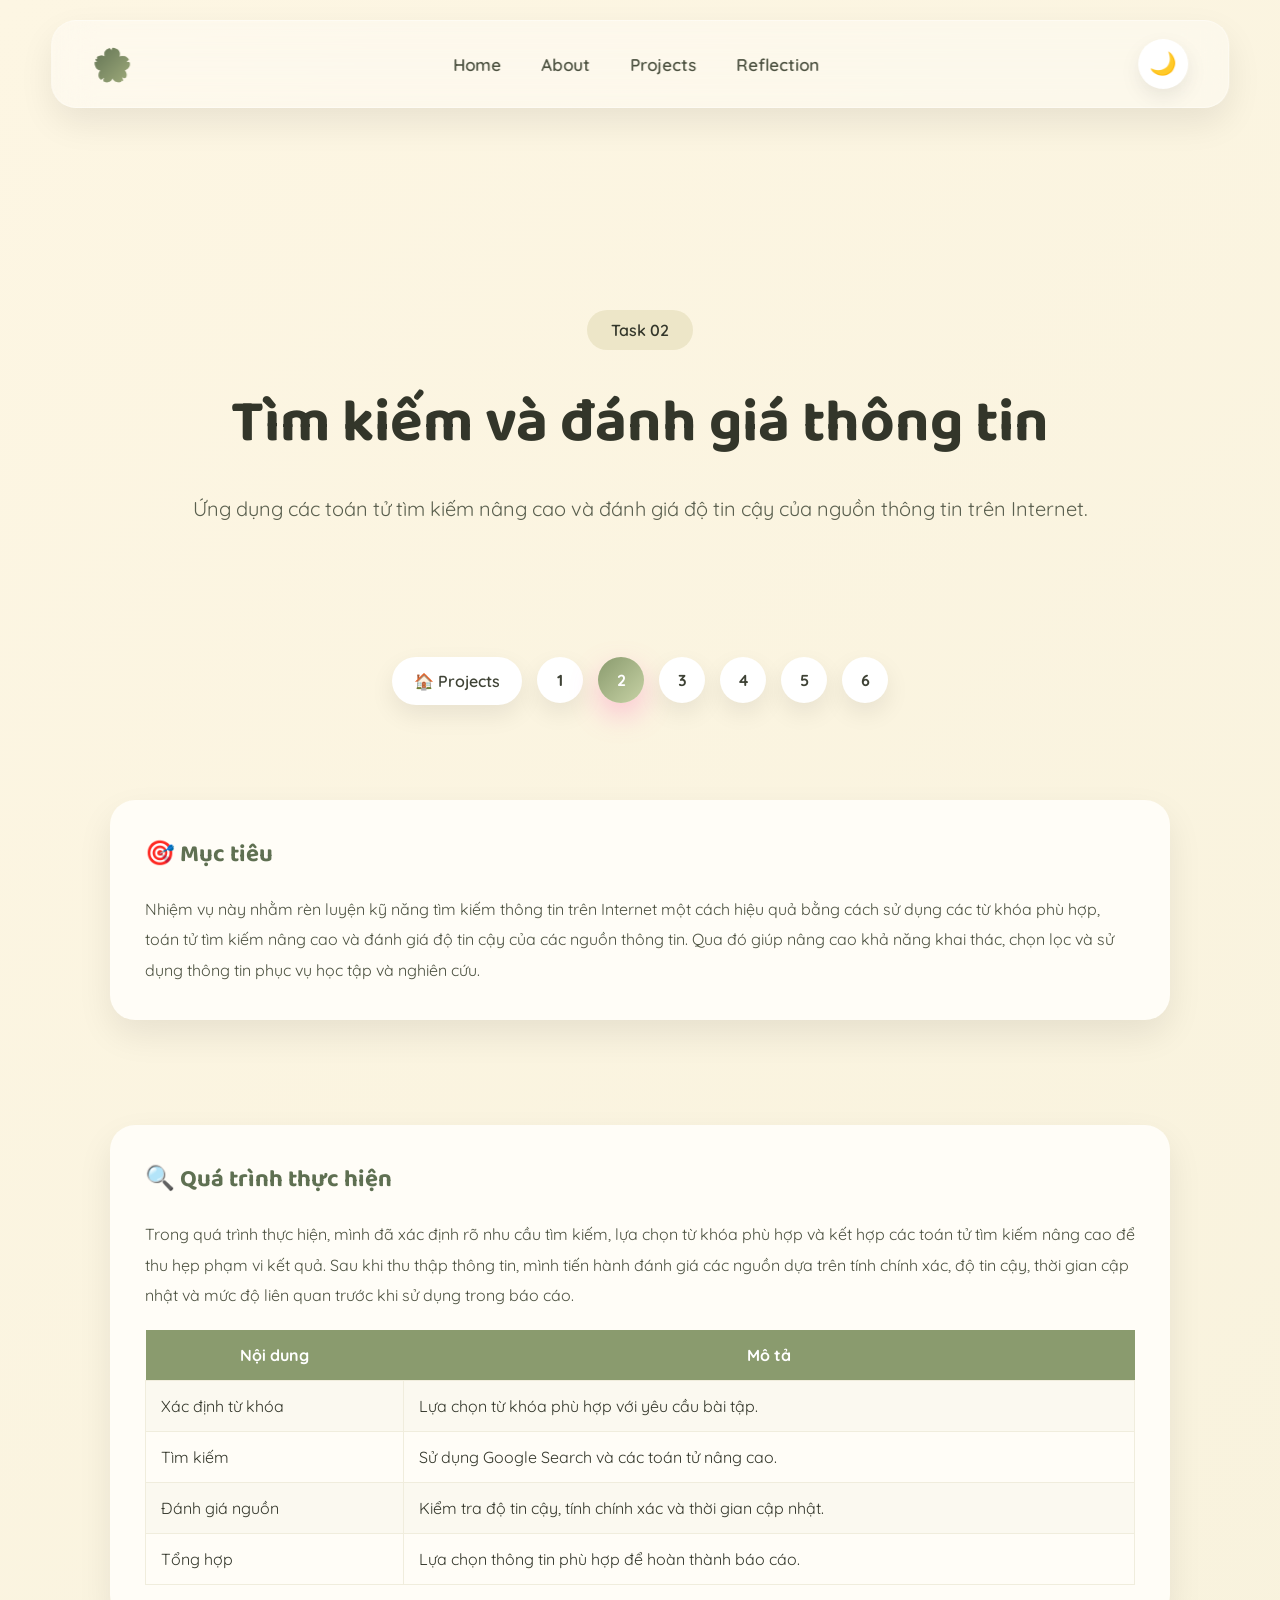
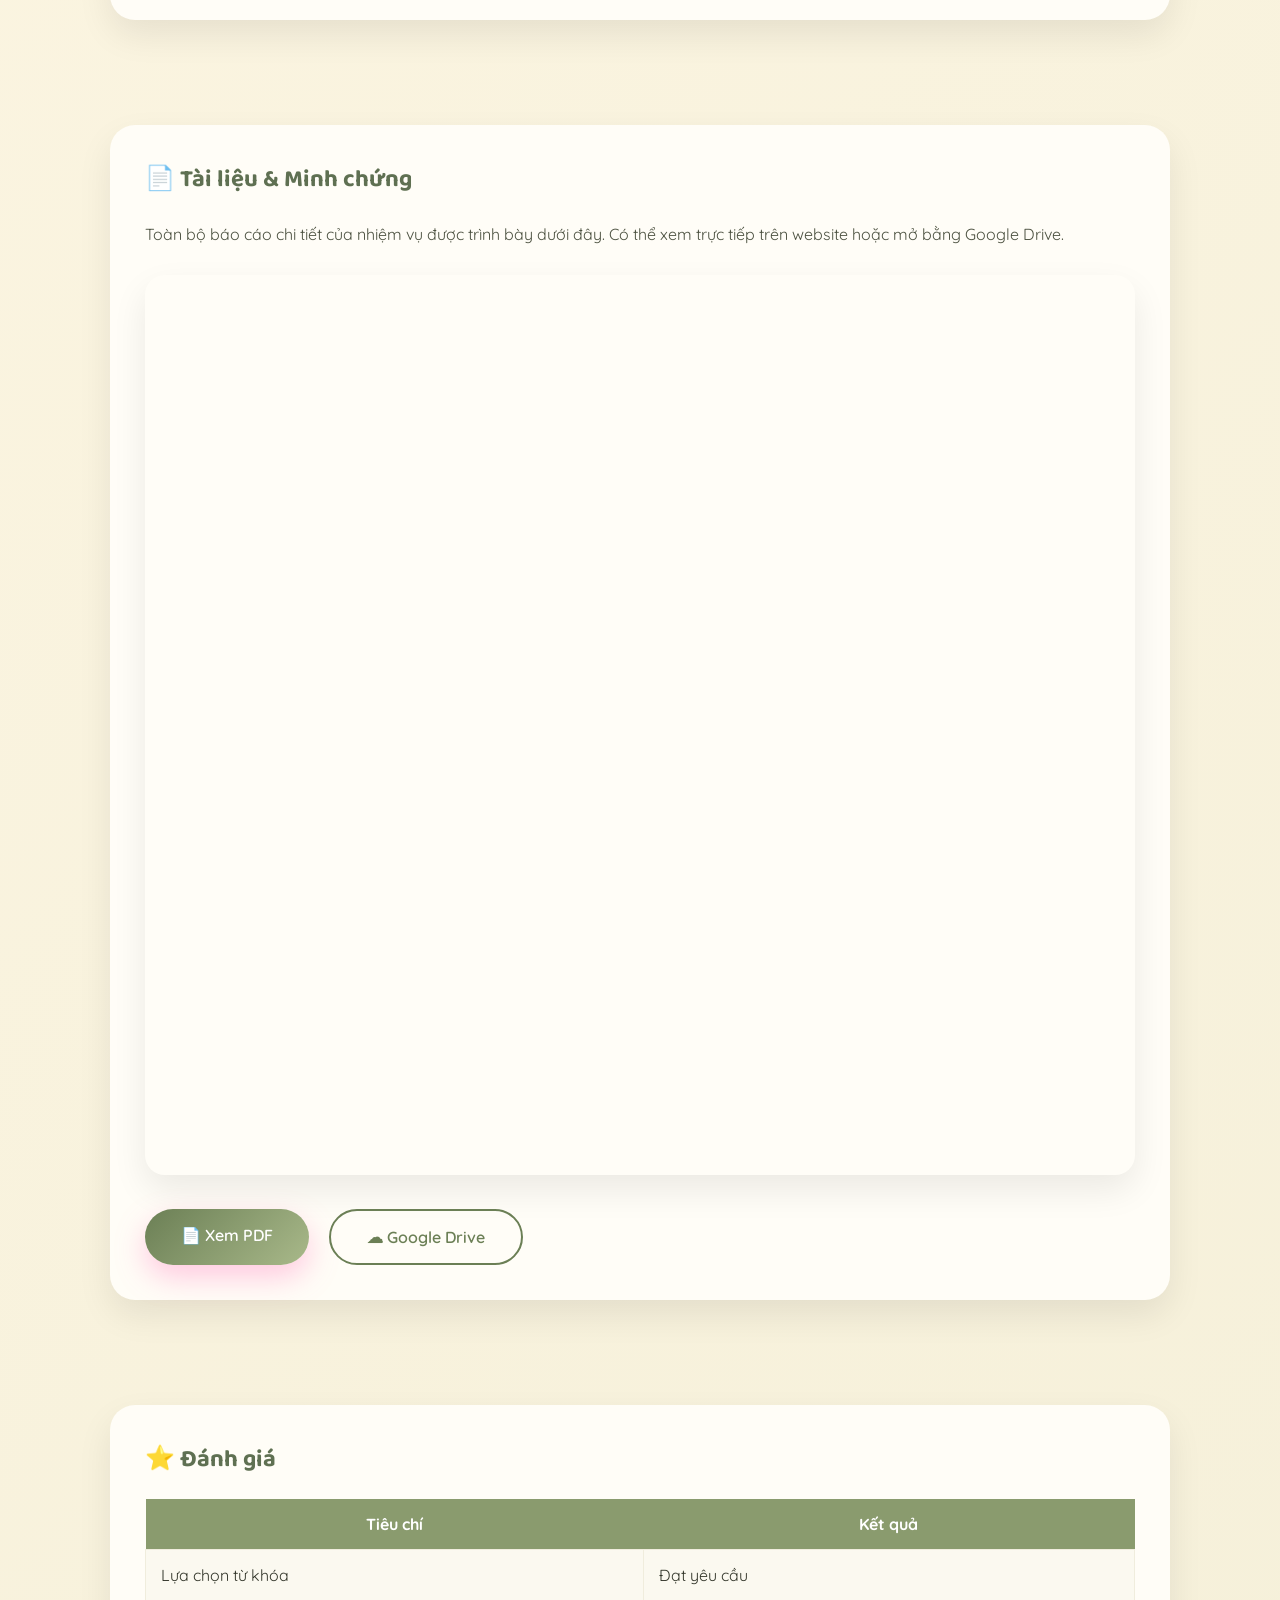
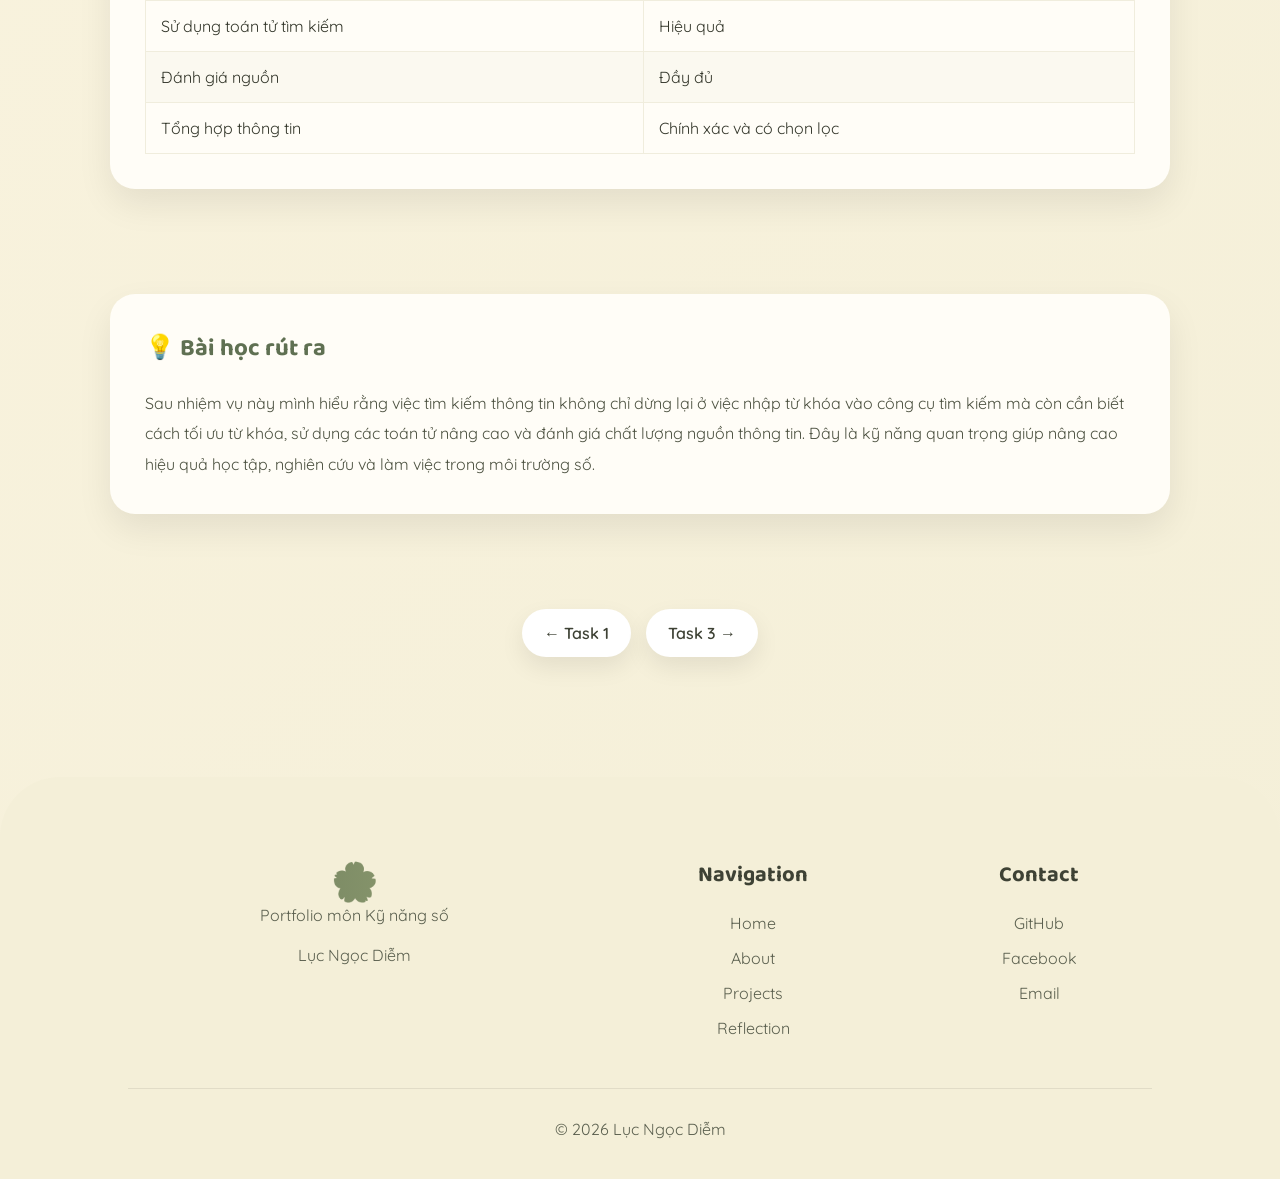
<file: tasks/task2.html>
<!DOCTYPE html>
<html lang="vi">

<head>

<meta charset="UTF-8">

<meta name="viewport" content="width=device-width, initial-scale=1.0">

<title>Task 2 | Lục Ngọc Diễm</title>

<link rel="stylesheet" href="../css/style.css">
<link rel="stylesheet" href="../css/responsive.css">

</head>

<body>

<nav>

<div class="logo">🌸</div>

<ul class="nav-menu">

<li><a href="../index.html">Home</a></li>

<li><a href="../about.html">About</a></li>

<li><a href="../projects.html">Projects</a></li>

<li><a href="../reflection.html">Reflection</a></li>


</ul>

<button class="hamburger" id="hamburger" aria-label="Toggle menu" aria-expanded="false">
<span></span>
<span></span>
<span></span>
</button>

<button id="themeToggle">🌙</button>

</nav>

<section class="task-hero">

<div class="task-number">

Task 02

</div>

<h1>Tìm kiếm và đánh giá thông tin</h1>

<p>

Ứng dụng các toán tử tìm kiếm nâng cao và đánh giá độ tin cậy của nguồn thông tin trên Internet.

</p>

</section>
<section class="task-navigation">

<a href="../projects.html" class="nav-btn">
🏠 Projects
</a>

<a href="task1.html" class="nav-btn-num">1</a>

<a href="task2.html" class="nav-btn-num active">2</a>

<a href="task3.html" class="nav-btn-num">3</a>

<a href="task4.html" class="nav-btn-num">4</a>

<a href="task5.html" class="nav-btn-num">5</a>

<a href="task6.html" class="nav-btn-num">6</a>

</section>
<section class="task-content">

<div class="task-box">

<h2>🎯 Mục tiêu</h2>

<p>

Nhiệm vụ này nhằm rèn luyện kỹ năng tìm kiếm thông tin trên Internet một cách hiệu quả bằng cách sử dụng các từ khóa phù hợp, toán tử tìm kiếm nâng cao và đánh giá độ tin cậy của các nguồn thông tin. Qua đó giúp nâng cao khả năng khai thác, chọn lọc và sử dụng thông tin phục vụ học tập và nghiên cứu.

</p>

</div>


<div class="task-box">

<h2>🔍 Quá trình thực hiện</h2>

<p>

Trong quá trình thực hiện, mình đã xác định rõ nhu cầu tìm kiếm, lựa chọn từ khóa phù hợp và kết hợp các toán tử tìm kiếm nâng cao để thu hẹp phạm vi kết quả. Sau khi thu thập thông tin, mình tiến hành đánh giá các nguồn dựa trên tính chính xác, độ tin cậy, thời gian cập nhật và mức độ liên quan trước khi sử dụng trong báo cáo.

</p>

<table class="portfolio-table">

<tr>

<th>Nội dung</th>

<th>Mô tả</th>

</tr>

<tr>

<td>Xác định từ khóa</td>

<td>Lựa chọn từ khóa phù hợp với yêu cầu bài tập.</td>

</tr>

<tr>

<td>Tìm kiếm</td>

<td>Sử dụng Google Search và các toán tử nâng cao.</td>

</tr>

<tr>

<td>Đánh giá nguồn</td>

<td>Kiểm tra độ tin cậy, tính chính xác và thời gian cập nhật.</td>

</tr>

<tr>

<td>Tổng hợp</td>

<td>Lựa chọn thông tin phù hợp để hoàn thành báo cáo.</td>

</tr>

</table>

</div>


<div class="task-box">

<h2>📄 Tài liệu & Minh chứng</h2>

<p>

Toàn bộ báo cáo chi tiết của nhiệm vụ được trình bày dưới đây. Có thể xem trực tiếp trên website hoặc mở bằng Google Drive.

</p>

<iframe
src="../assets/documents/task2.pdf"
class="pdf-frame">
</iframe>

<div class="pdf-actions">

<a
href="../assets/documents/task2.pdf"
target="_blank"
class="btn">

📄 Xem PDF

</a>

<a
href="https://drive.google.com/drive/folders/1VZi1n0ZRhgxew_7jX-TgPINRvs0sPr73"
target="_blank"
class="btn2">

☁ Google Drive

</a>

</div>

</div>


<div class="task-box">

<h2>⭐ Đánh giá</h2>

<table class="portfolio-table">

<tr>

<th>Tiêu chí</th>

<th>Kết quả</th>

</tr>

<tr>

<td>Lựa chọn từ khóa</td>

<td>Đạt yêu cầu</td>

</tr>

<tr>

<td>Sử dụng toán tử tìm kiếm</td>

<td>Hiệu quả</td>

</tr>

<tr>

<td>Đánh giá nguồn</td>

<td>Đầy đủ</td>

</tr>

<tr>

<td>Tổng hợp thông tin</td>

<td>Chính xác và có chọn lọc</td>

</tr>

</table>

</div>


<div class="task-box">

<h2>💡 Bài học rút ra</h2>

<p>

Sau nhiệm vụ này mình hiểu rằng việc tìm kiếm thông tin không chỉ dừng lại ở việc nhập từ khóa vào công cụ tìm kiếm mà còn cần biết cách tối ưu từ khóa, sử dụng các toán tử nâng cao và đánh giá chất lượng nguồn thông tin. Đây là kỹ năng quan trọng giúp nâng cao hiệu quả học tập, nghiên cứu và làm việc trong môi trường số.

</p>

</div>

</section>
<section class="task-navigation">

<a class="nav-btn" href="task1.html">
← Task 1
</a>

<a class="nav-btn" href="task3.html">
Task 3 →
</a>

</section>
<footer>

<div class="footer-container">

<div>

<div class="footer-logo">

🌸

</div>

<p>

Portfolio môn Kỹ năng số

<br><br>

Lục Ngọc Diễm

</p>

</div>

<div>

<h3 class="footer-title">

Navigation

</h3>

<div class="footer-links">

<a href="../index.html">Home</a>

<a href="../about.html">About</a>

<a href="../projects.html">Projects</a>

<a href="../reflection.html">Reflection</a>

</div>

</div>

<div>

<h3 class="footer-title">

Contact

</h3>

<div class="footer-links">

<a href="#">GitHub</a>

<a href="#">Facebook</a>

<a href="#">Email</a>

</div>

</div>

</div>

<div class="footer-bottom">

© 2026 Lục Ngọc Diễm

</div>

</footer>

<button id="topBtn">

↑

</button>

<div class="lightbox">

<img>

</div>
<script src="../js/script.js"></script>
</body>

</html>
</file>
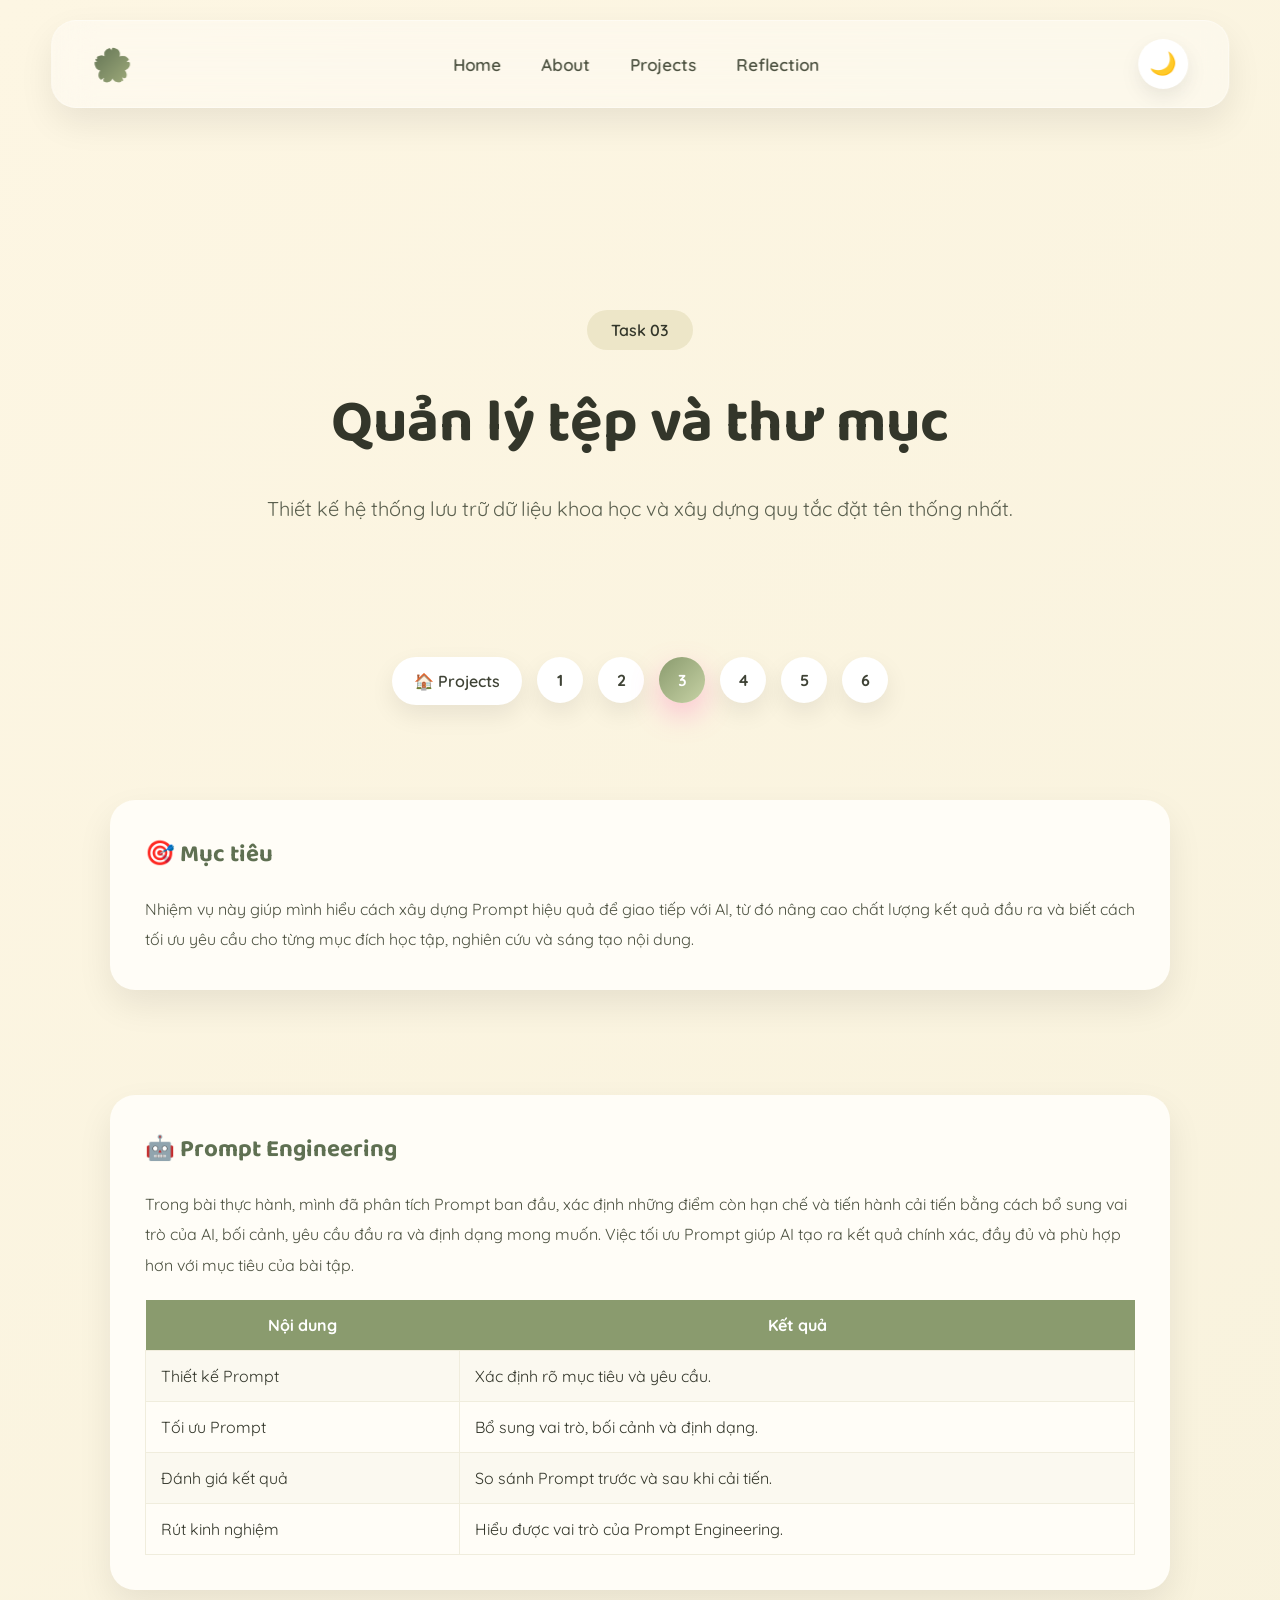
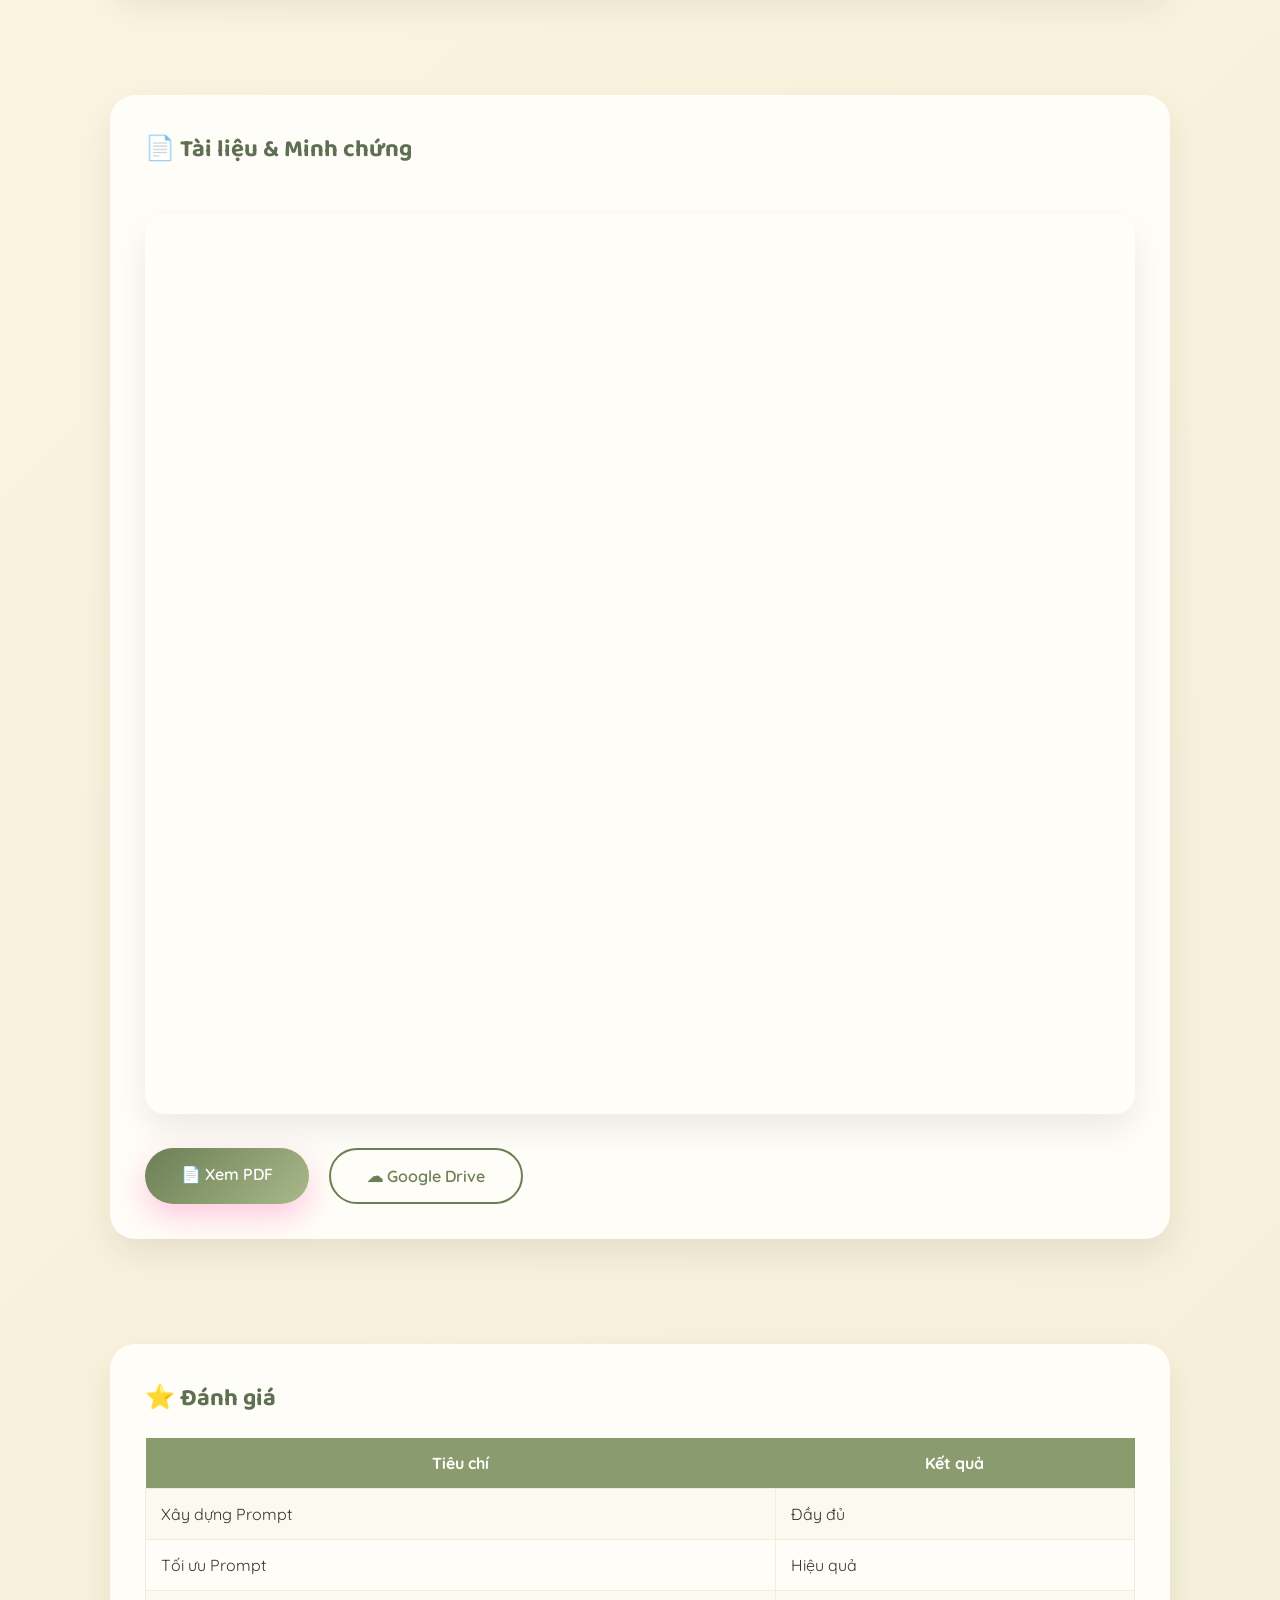
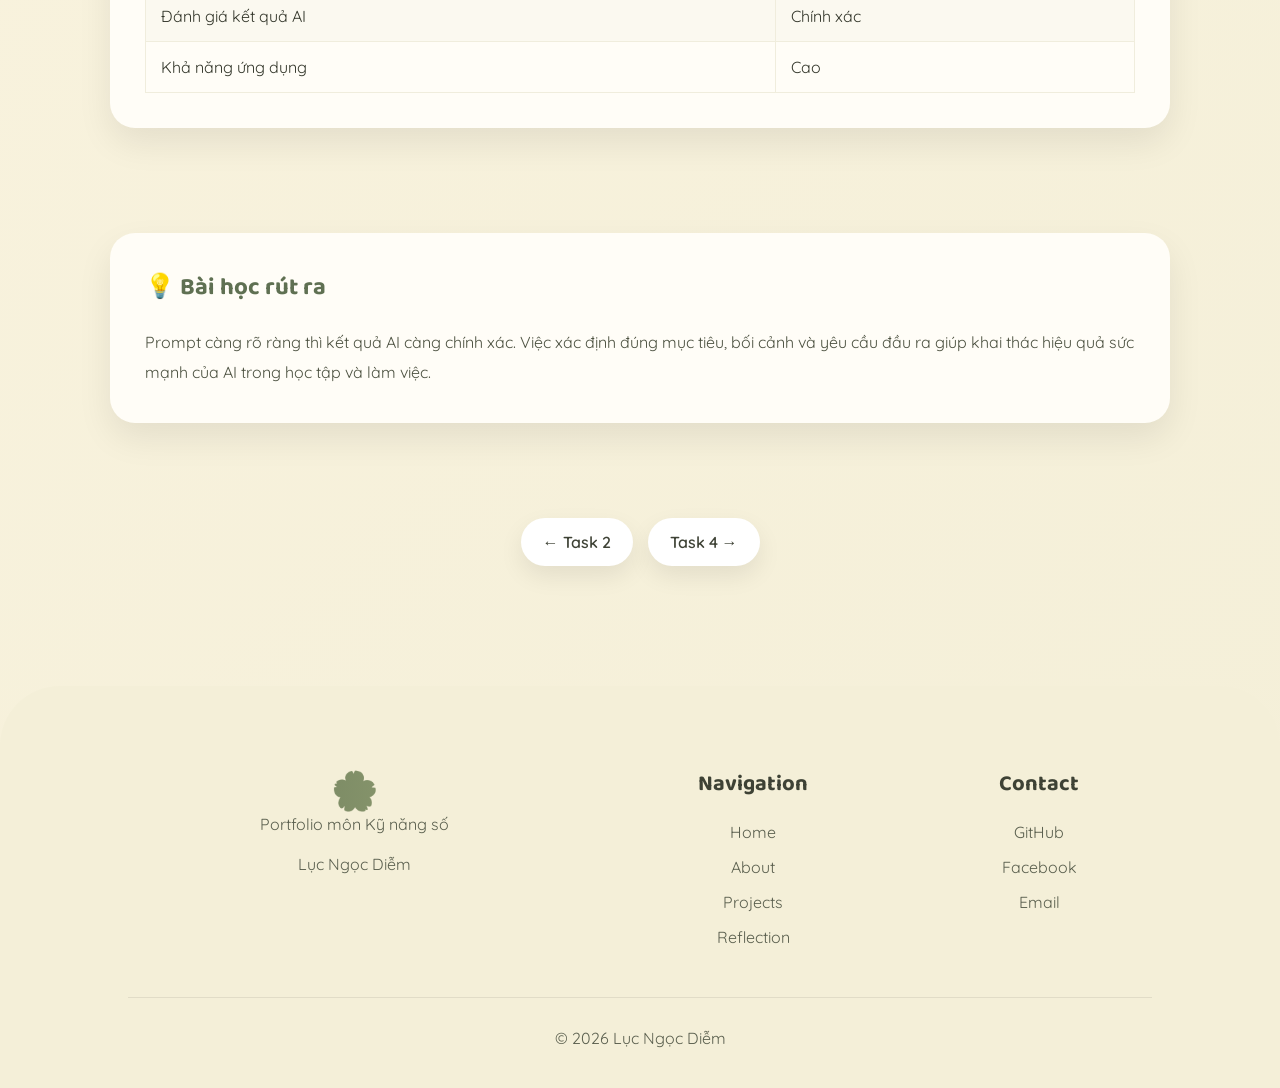
<file: tasks/task3.html>
<!DOCTYPE html>
<html lang="vi">

<head>

<meta charset="UTF-8">

<meta name="viewport" content="width=device-width, initial-scale=1.0">

<title>Task 3 | Lục Ngọc Diễm</title>

<link rel="stylesheet" href="../css/style.css">
<link rel="stylesheet" href="../css/responsive.css">

</head>

<body>

<nav>

<div class="logo">🌸</div>

<ul class="nav-menu">

<li><a href="../index.html">Home</a></li>

<li><a href="../about.html">About</a></li>

<li><a href="../projects.html">Projects</a></li>

<li><a href="../reflection.html">Reflection</a></li>



</ul>

<button class="hamburger" id="hamburger" aria-label="Toggle menu" aria-expanded="false">
<span></span>
<span></span>
<span></span>
</button>

<button id="themeToggle">🌙</button>

</nav>

<section class="task-hero">

<div class="task-number">

Task 03

</div>

<h1>Quản lý tệp và thư mục</h1>

<p>

Thiết kế hệ thống lưu trữ dữ liệu khoa học và xây dựng quy tắc đặt tên thống nhất.

</p>

</section>
<section class="task-navigation">

<a href="../projects.html" class="nav-btn">
🏠 Projects
</a>

<a href="task1.html" class="nav-btn-num">1</a>

<a href="task2.html" class="nav-btn-num">2</a>

<a href="task3.html" class="nav-btn-num active">3</a>

<a href="task4.html" class="nav-btn-num">4</a>

<a href="task5.html" class="nav-btn-num">5</a>

<a href="task6.html" class="nav-btn-num">6</a>

</section>
<section class="task-content">

<div class="task-box">

<h2>🎯 Mục tiêu</h2>

<p>

Nhiệm vụ này giúp mình hiểu cách xây dựng Prompt hiệu quả để giao tiếp với AI, từ đó nâng cao chất lượng kết quả đầu ra và biết cách tối ưu yêu cầu cho từng mục đích học tập, nghiên cứu và sáng tạo nội dung.

</p>

</div>

<div class="task-box">

<h2>🤖 Prompt Engineering</h2>

<p>

Trong bài thực hành, mình đã phân tích Prompt ban đầu, xác định những điểm còn hạn chế và tiến hành cải tiến bằng cách bổ sung vai trò của AI, bối cảnh, yêu cầu đầu ra và định dạng mong muốn. Việc tối ưu Prompt giúp AI tạo ra kết quả chính xác, đầy đủ và phù hợp hơn với mục tiêu của bài tập.

</p>

<table class="portfolio-table">

<tr>

<th>Nội dung</th>

<th>Kết quả</th>

</tr>

<tr>

<td>Thiết kế Prompt</td>

<td>Xác định rõ mục tiêu và yêu cầu.</td>

</tr>

<tr>

<td>Tối ưu Prompt</td>

<td>Bổ sung vai trò, bối cảnh và định dạng.</td>

</tr>

<tr>

<td>Đánh giá kết quả</td>

<td>So sánh Prompt trước và sau khi cải tiến.</td>

</tr>

<tr>

<td>Rút kinh nghiệm</td>

<td>Hiểu được vai trò của Prompt Engineering.</td>

</tr>

</table>

</div>

<div class="task-box">

<h2>📄 Tài liệu & Minh chứng</h2>

<iframe src="../assets/documents/task3.pdf" class="pdf-frame"></iframe>

<div class="pdf-actions">

<a href="../assets/documents/task3.pdf" target="_blank" class="btn">📄 Xem PDF</a>

<a href="https://drive.google.com/drive/folders/1VZi1n0ZRhgxew_7jX-TgPINRvs0sPr73" target="_blank" class="btn2">☁ Google Drive</a>

</div>

</div>

<div class="task-box">

<h2>⭐ Đánh giá</h2>

<table class="portfolio-table">

<tr><th>Tiêu chí</th><th>Kết quả</th></tr>

<tr><td>Xây dựng Prompt</td><td>Đầy đủ</td></tr>

<tr><td>Tối ưu Prompt</td><td>Hiệu quả</td></tr>

<tr><td>Đánh giá kết quả AI</td><td>Chính xác</td></tr>

<tr><td>Khả năng ứng dụng</td><td>Cao</td></tr>

</table>

</div>

<div class="task-box">

<h2>💡 Bài học rút ra</h2>

<p>

Prompt càng rõ ràng thì kết quả AI càng chính xác. Việc xác định đúng mục tiêu, bối cảnh và yêu cầu đầu ra giúp khai thác hiệu quả sức mạnh của AI trong học tập và làm việc.

</p>

</div>

</section>
<section class="task-navigation">

<a class="nav-btn" href="task2.html">
← Task 2
</a>

<a class="nav-btn" href="task4.html">
Task 4 →
</a>

</section>
<footer>

<div class="footer-container">

<div>

<div class="footer-logo">

🌸

</div>

<p>

Portfolio môn Kỹ năng số

<br><br>

Lục Ngọc Diễm

</p>

</div>

<div>

<h3 class="footer-title">

Navigation

</h3>

<div class="footer-links">

<a href="../index.html">Home</a>

<a href="../about.html">About</a>

<a href="../projects.html">Projects</a>

<a href="../reflection.html">Reflection</a>

</div>

</div>

<div>

<h3 class="footer-title">

Contact

</h3>

<div class="footer-links">

<a href="#">GitHub</a>

<a href="#">Facebook</a>

<a href="#">Email</a>

</div>

</div>

</div>

<div class="footer-bottom">

© 2026 Lục Ngọc Diễm

</div>

</footer>

<button id="topBtn">

↑

</button>

<div class="lightbox">

<img>

</div>
<script src="../js/script.js"></script>
</body>

</html>
</file>
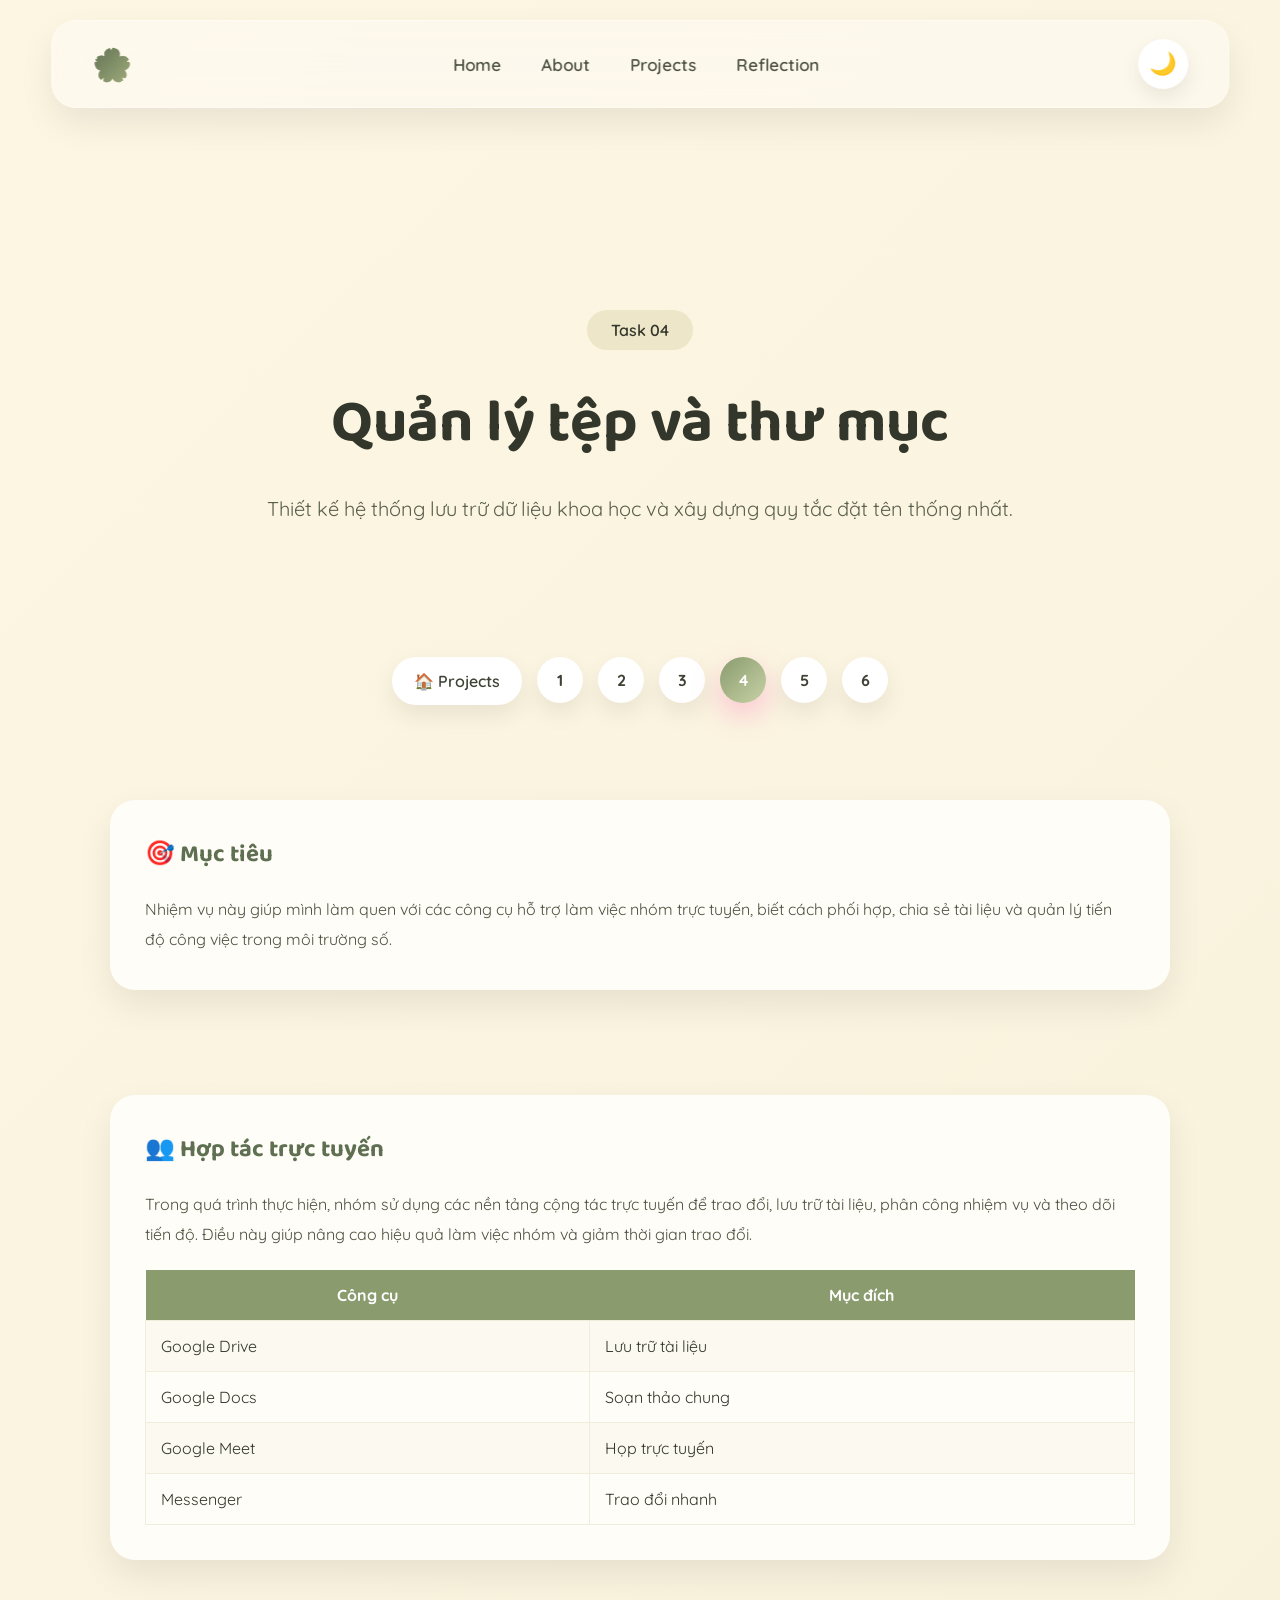
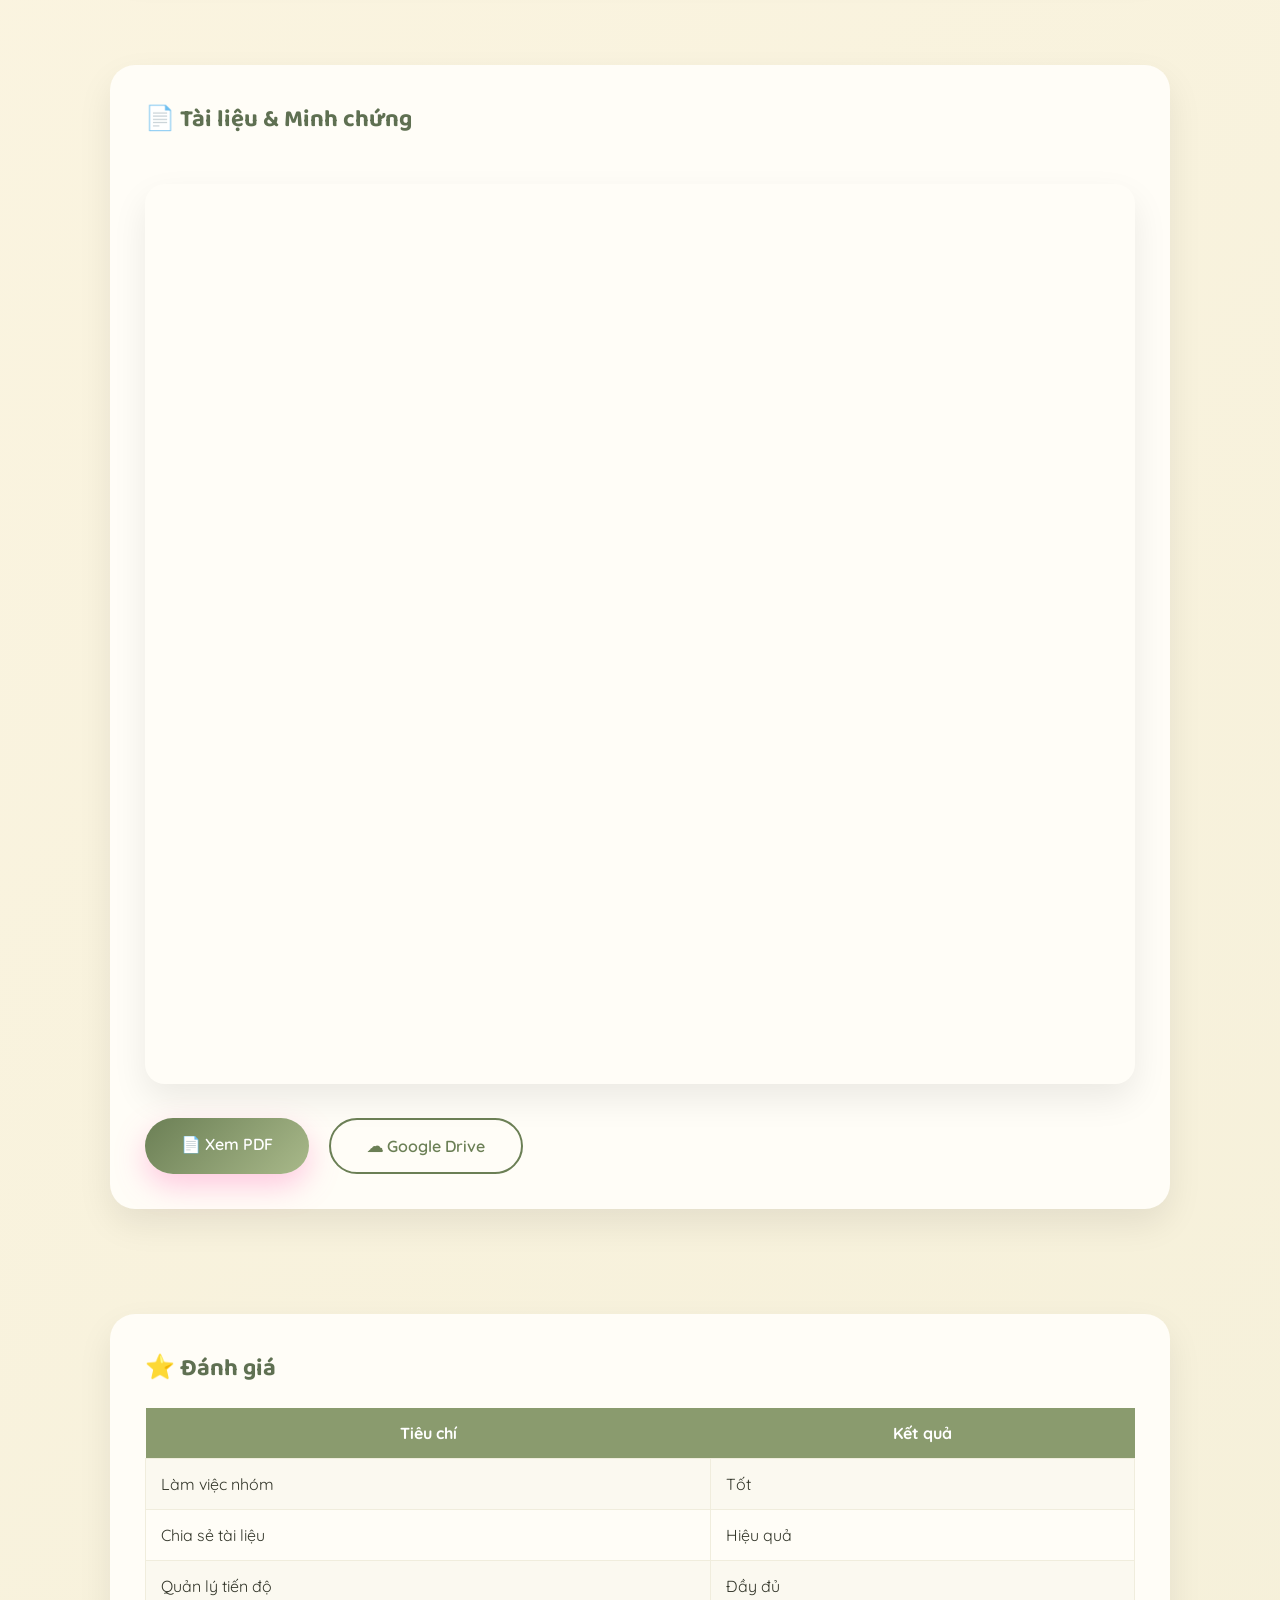
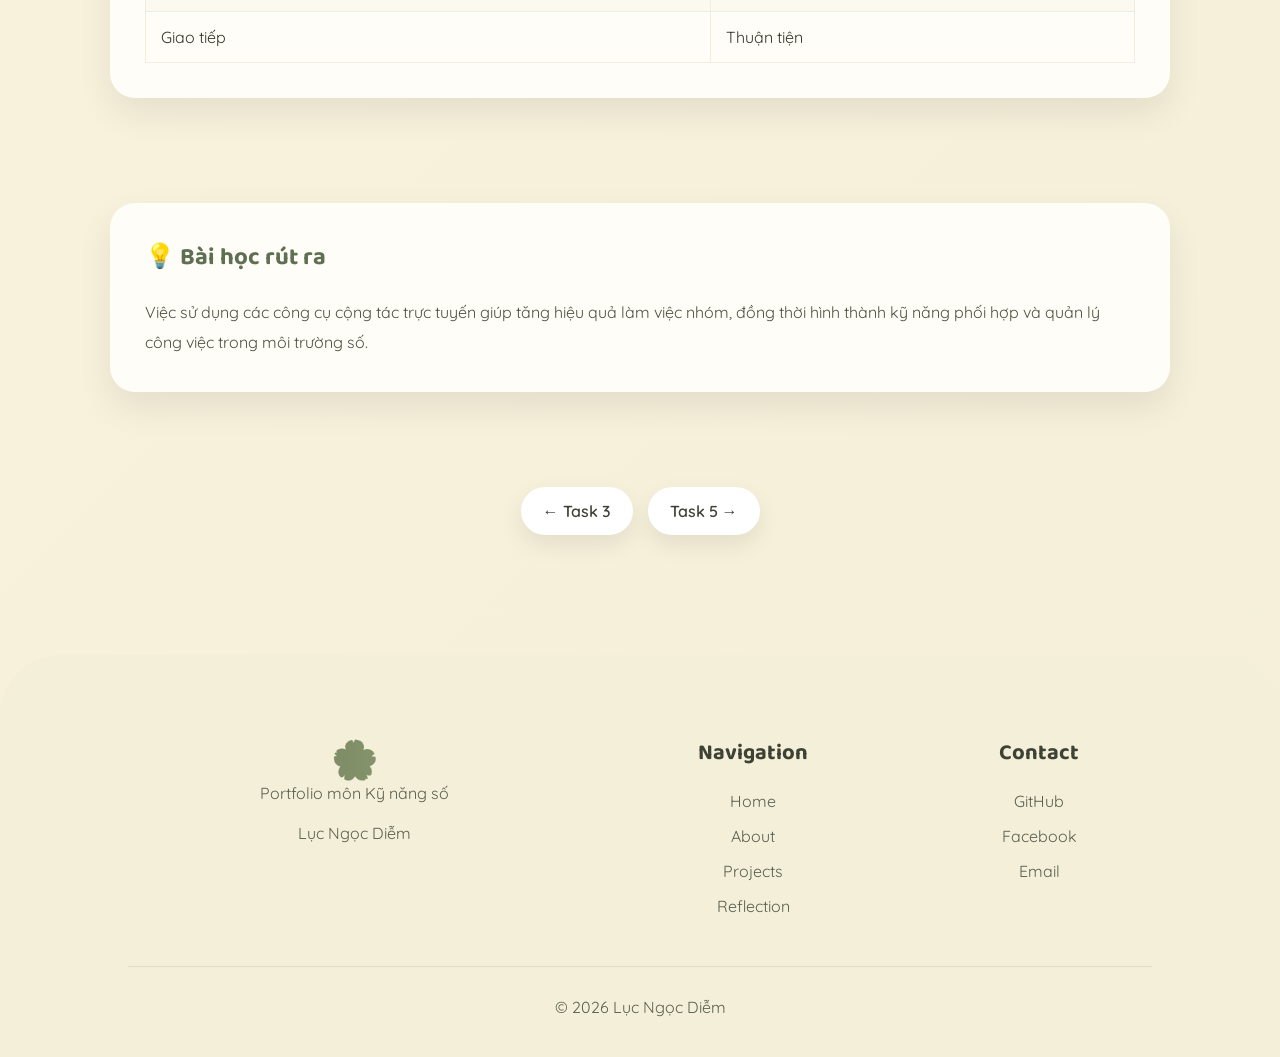
<file: tasks/task4.html>
<!DOCTYPE html>
<html lang="vi">

<head>

<meta charset="UTF-8">

<meta name="viewport" content="width=device-width, initial-scale=1.0">

<title>Task 4 | Lục Ngọc Diễm</title>

<link rel="stylesheet" href="../css/style.css">
<link rel="stylesheet" href="../css/responsive.css">

</head>

<body>

<nav>

<div class="logo">🌸</div>

<ul class="nav-menu">

<li><a href="../index.html">Home</a></li>

<li><a href="../about.html">About</a></li>

<li><a href="../projects.html">Projects</a></li>

<li><a href="../reflection.html">Reflection</a></li>



</ul>

<button class="hamburger" id="hamburger" aria-label="Toggle menu" aria-expanded="false">
<span></span>
<span></span>
<span></span>
</button>

<button id="themeToggle">🌙</button>

</nav>

<section class="task-hero">

<div class="task-number">

Task 04

</div>

<h1>Quản lý tệp và thư mục</h1>

<p>

Thiết kế hệ thống lưu trữ dữ liệu khoa học và xây dựng quy tắc đặt tên thống nhất.

</p>

</section>
<section class="task-navigation">

<a href="../projects.html" class="nav-btn">
🏠 Projects
</a>

<a href="task1.html" class="nav-btn-num">1</a>

<a href="task2.html" class="nav-btn-num">2</a>

<a href="task3.html" class="nav-btn-num">3</a>

<a href="task4.html" class="nav-btn-num active">4</a>

<a href="task5.html" class="nav-btn-num">5</a>

<a href="task6.html" class="nav-btn-num">6</a>

</section>
<section class="task-content">

<div class="task-box">

<h2>🎯 Mục tiêu</h2>

<p>

Nhiệm vụ này giúp mình làm quen với các công cụ hỗ trợ làm việc nhóm trực tuyến, biết cách phối hợp, chia sẻ tài liệu và quản lý tiến độ công việc trong môi trường số.

</p>

</div>

<div class="task-box">

<h2>👥 Hợp tác trực tuyến</h2>

<p>

Trong quá trình thực hiện, nhóm sử dụng các nền tảng cộng tác trực tuyến để trao đổi, lưu trữ tài liệu, phân công nhiệm vụ và theo dõi tiến độ. Điều này giúp nâng cao hiệu quả làm việc nhóm và giảm thời gian trao đổi.

</p>

<table class="portfolio-table">

<tr><th>Công cụ</th><th>Mục đích</th></tr>

<tr><td>Google Drive</td><td>Lưu trữ tài liệu</td></tr>

<tr><td>Google Docs</td><td>Soạn thảo chung</td></tr>

<tr><td>Google Meet</td><td>Họp trực tuyến</td></tr>

<tr><td>Messenger</td><td>Trao đổi nhanh</td></tr>

</table>

</div>

<div class="task-box">

<h2>📄 Tài liệu & Minh chứng</h2>

<iframe src="../assets/documents/task4.pdf" class="pdf-frame"></iframe>

<div class="pdf-actions">

<a href="../assets/documents/task4.pdf" target="_blank" class="btn">📄 Xem PDF</a>

<a href="https://drive.google.com/drive/folders/1VZi1n0ZRhgxew_7jX-TgPINRvs0sPr73" target="_blank" class="btn2">☁ Google Drive</a>

</div>

</div>

<div class="task-box">

<h2>⭐ Đánh giá</h2>

<table class="portfolio-table">

<tr><th>Tiêu chí</th><th>Kết quả</th></tr>

<tr><td>Làm việc nhóm</td><td>Tốt</td></tr>

<tr><td>Chia sẻ tài liệu</td><td>Hiệu quả</td></tr>

<tr><td>Quản lý tiến độ</td><td>Đầy đủ</td></tr>

<tr><td>Giao tiếp</td><td>Thuận tiện</td></tr>

</table>

</div>

<div class="task-box">

<h2>💡 Bài học rút ra</h2>

<p>

Việc sử dụng các công cụ cộng tác trực tuyến giúp tăng hiệu quả làm việc nhóm, đồng thời hình thành kỹ năng phối hợp và quản lý công việc trong môi trường số.

</p>

</div>

</section>

<section class="task-navigation">

<a class="nav-btn" href="task3.html">
← Task 3
</a>

<a class="nav-btn" href="task5.html">
Task 5 →
</a>

</section>
<footer>

<div class="footer-container">

<div>

<div class="footer-logo">

🌸

</div>

<p>

Portfolio môn Kỹ năng số

<br><br>

Lục Ngọc Diễm

</p>

</div>

<div>

<h3 class="footer-title">

Navigation

</h3>

<div class="footer-links">

<a href="../index.html">Home</a>

<a href="../about.html">About</a>

<a href="../projects.html">Projects</a>

<a href="../reflection.html">Reflection</a>

</div>

</div>

<div>

<h3 class="footer-title">

Contact

</h3>

<div class="footer-links">

<a href="#">GitHub</a>

<a href="#">Facebook</a>

<a href="#">Email</a>

</div>

</div>

</div>

<div class="footer-bottom">

© 2026 Lục Ngọc Diễm

</div>

</footer>

<button id="topBtn">

↑

</button>

<div class="lightbox">

<img>

</div>
<script src="../js/script.js"></script>
</body>

</html>
</file>
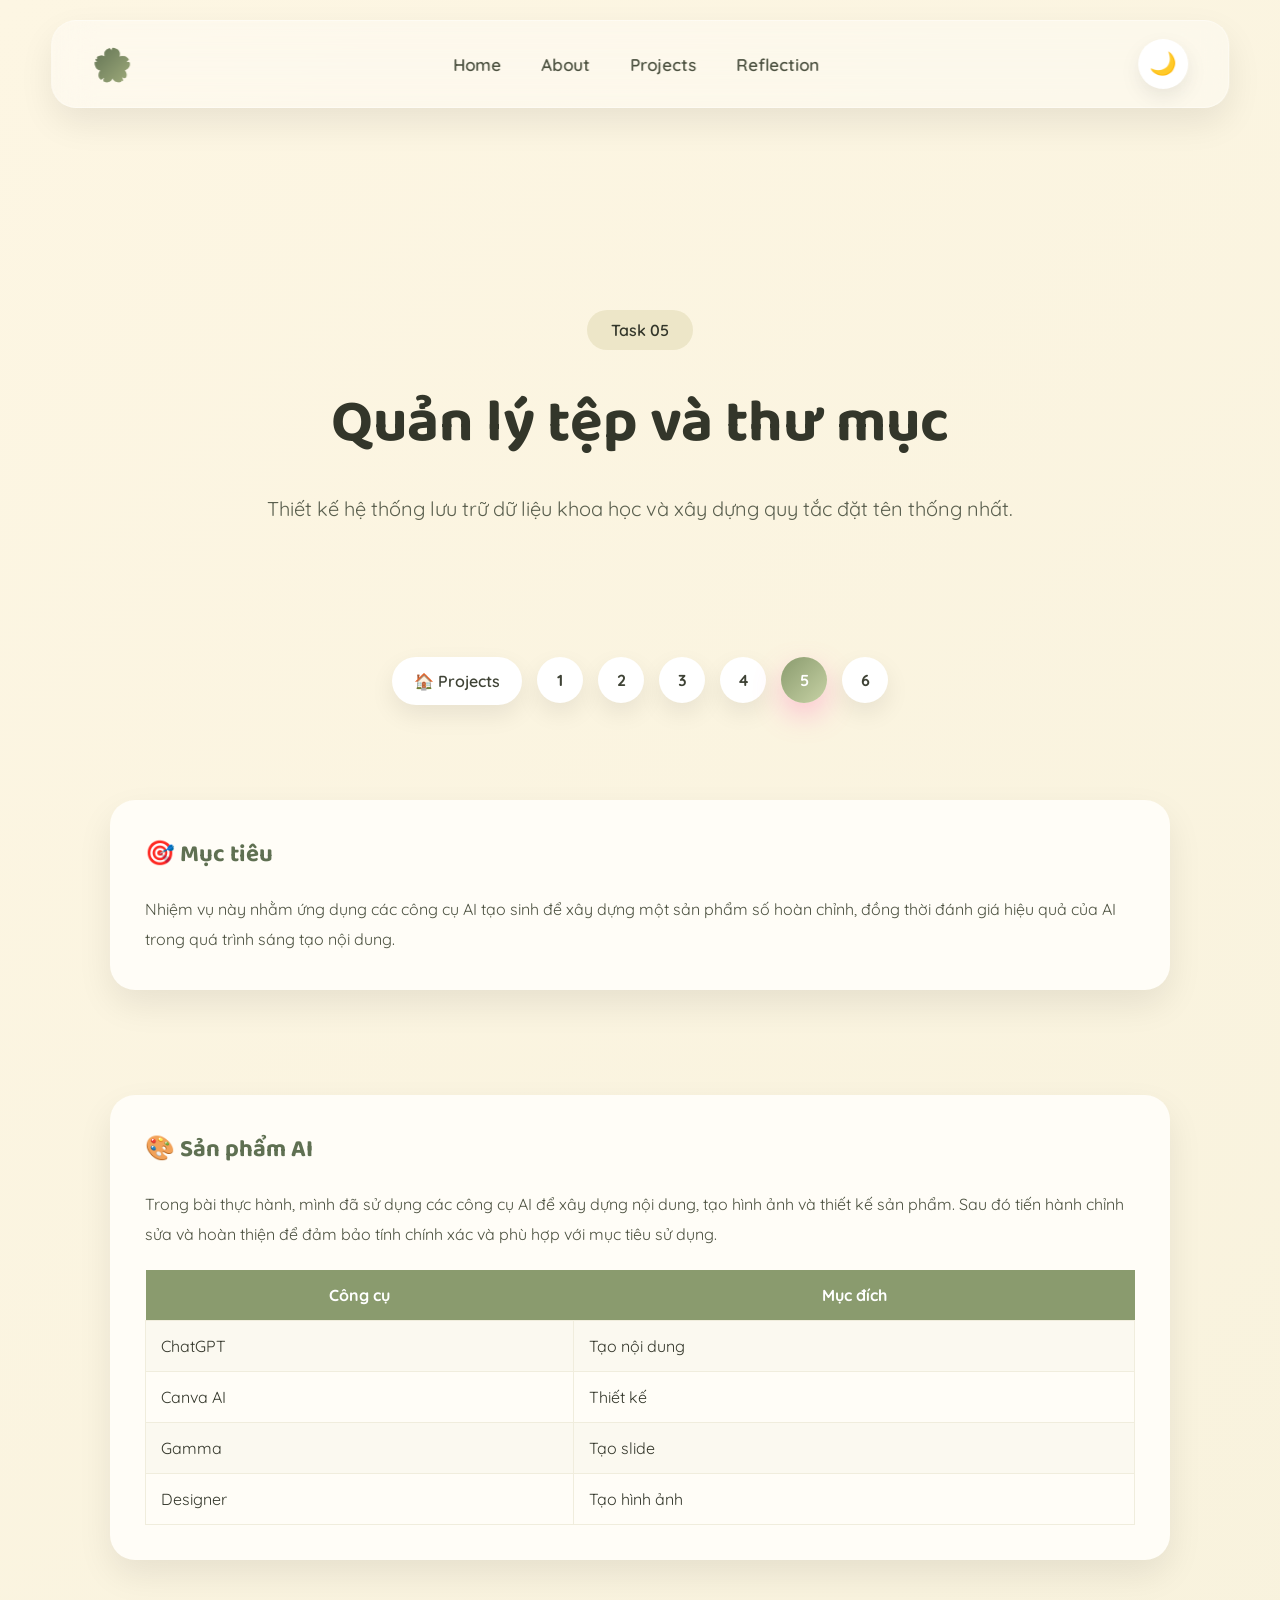
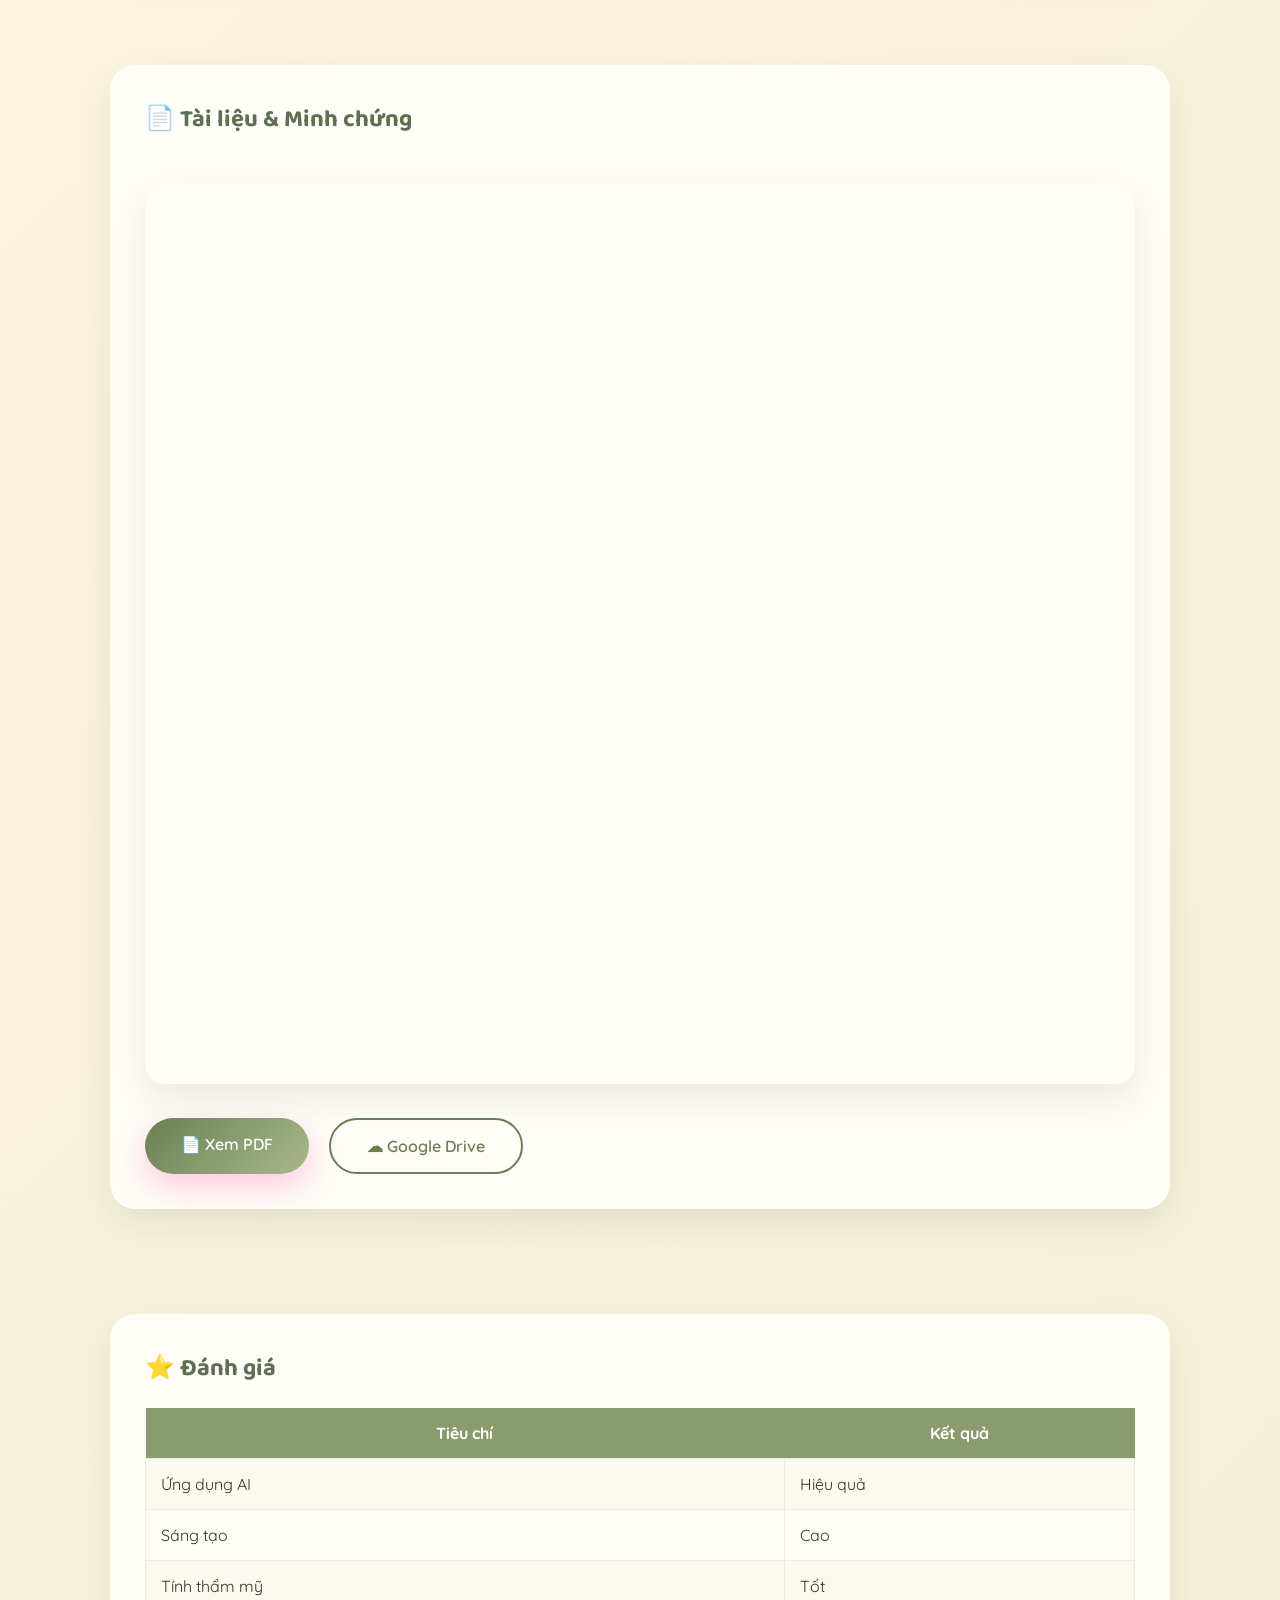
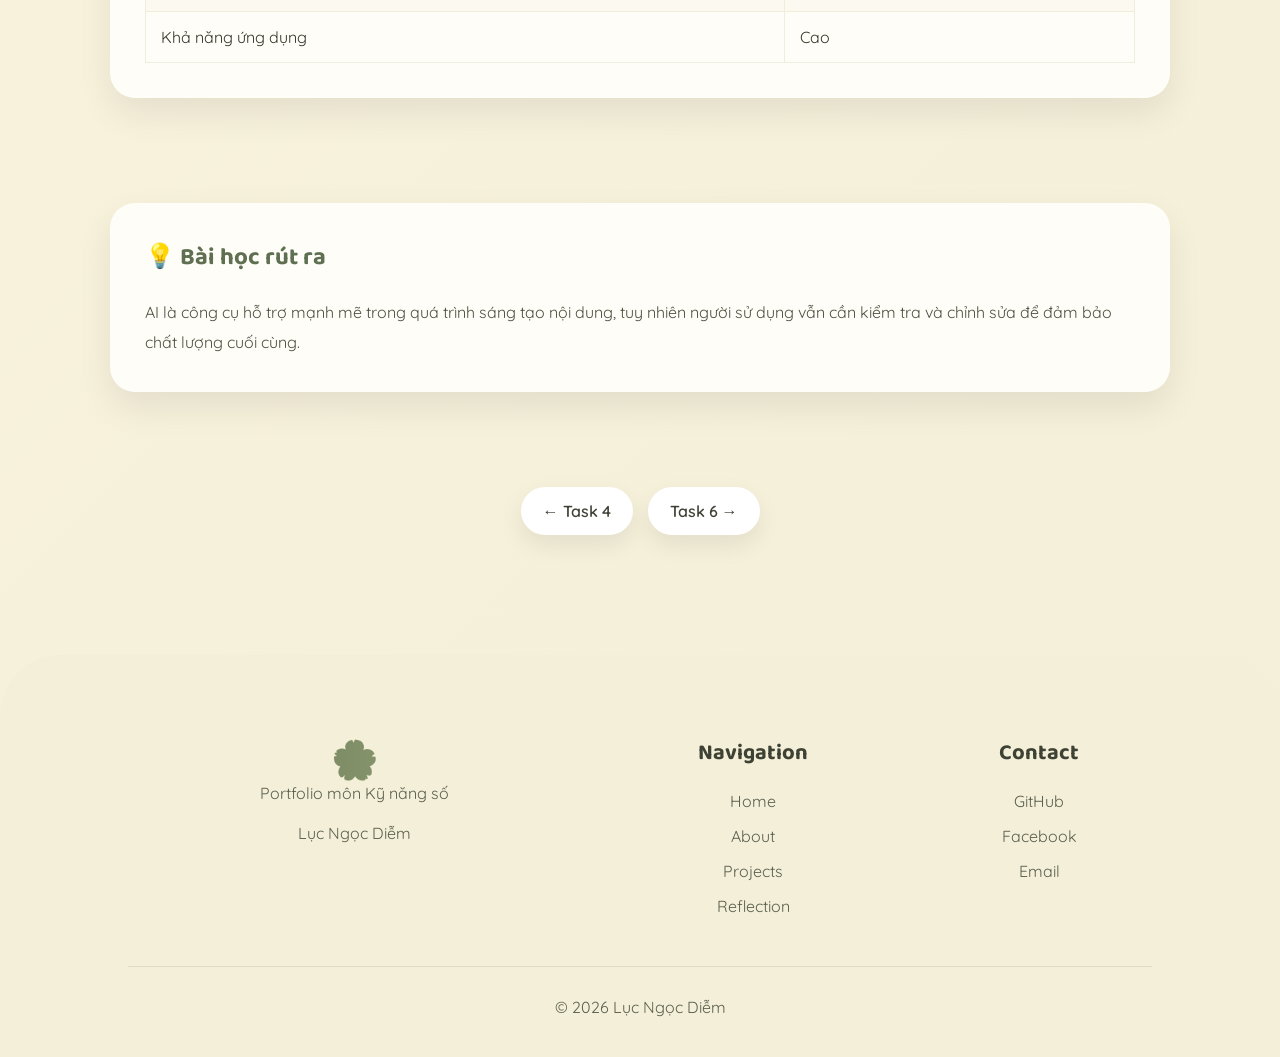
<file: tasks/task5.html>
<!DOCTYPE html>
<html lang="vi">

<head>

<meta charset="UTF-8">

<meta name="viewport" content="width=device-width, initial-scale=1.0">

<title>Task 5 | Lục Ngọc Diễm</title>

<link rel="stylesheet" href="../css/style.css">
<link rel="stylesheet" href="../css/responsive.css">

</head>

<body>

<nav>

<div class="logo">🌸</div>

<ul class="nav-menu">

<li><a href="../index.html">Home</a></li>

<li><a href="../about.html">About</a></li>

<li><a href="../projects.html">Projects</a></li>

<li><a href="../reflection.html">Reflection</a></li>



</ul>

<button class="hamburger" id="hamburger" aria-label="Toggle menu" aria-expanded="false">
<span></span>
<span></span>
<span></span>
</button>

<button id="themeToggle">🌙</button>

</nav>

<section class="task-hero">

<div class="task-number">

Task 05

</div>

<h1>Quản lý tệp và thư mục</h1>

<p>

Thiết kế hệ thống lưu trữ dữ liệu khoa học và xây dựng quy tắc đặt tên thống nhất.

</p>

</section>
<section class="task-navigation">

<a href="../projects.html" class="nav-btn">
🏠 Projects
</a>

<a href="task1.html" class="nav-btn-num">1</a>

<a href="task2.html" class="nav-btn-num">2</a>

<a href="task3.html" class="nav-btn-num">3</a>

<a href="task4.html" class="nav-btn-num">4</a>

<a href="task5.html" class="nav-btn-num active">5</a>

<a href="task6.html" class="nav-btn-num">6</a>

</section>
<section class="task-content">

<div class="task-box">

<h2>🎯 Mục tiêu</h2>

<p>

Nhiệm vụ này nhằm ứng dụng các công cụ AI tạo sinh để xây dựng một sản phẩm số hoàn chỉnh, đồng thời đánh giá hiệu quả của AI trong quá trình sáng tạo nội dung.

</p>

</div>

<div class="task-box">

<h2>🎨 Sản phẩm AI</h2>

<p>

Trong bài thực hành, mình đã sử dụng các công cụ AI để xây dựng nội dung, tạo hình ảnh và thiết kế sản phẩm. Sau đó tiến hành chỉnh sửa và hoàn thiện để đảm bảo tính chính xác và phù hợp với mục tiêu sử dụng.

</p>

<table class="portfolio-table">

<tr><th>Công cụ</th><th>Mục đích</th></tr>

<tr><td>ChatGPT</td><td>Tạo nội dung</td></tr>

<tr><td>Canva AI</td><td>Thiết kế</td></tr>

<tr><td>Gamma</td><td>Tạo slide</td></tr>

<tr><td>Designer</td><td>Tạo hình ảnh</td></tr>

</table>

</div>

<div class="task-box">

<h2>📄 Tài liệu & Minh chứng</h2>

<iframe src="../assets/documents/task5.pdf" class="pdf-frame"></iframe>

<div class="pdf-actions">

<a href="../assets/documents/task5.pdf" target="_blank" class="btn">📄 Xem PDF</a>

<a href="https://drive.google.com/drive/folders/1VZi1n0ZRhgxew_7jX-TgPINRvs0sPr73" target="_blank" class="btn2">☁ Google Drive</a>

</div>

</div>

<div class="task-box">

<h2>⭐ Đánh giá</h2>

<table class="portfolio-table">

<tr><th>Tiêu chí</th><th>Kết quả</th></tr>

<tr><td>Ứng dụng AI</td><td>Hiệu quả</td></tr>

<tr><td>Sáng tạo</td><td>Cao</td></tr>

<tr><td>Tính thẩm mỹ</td><td>Tốt</td></tr>

<tr><td>Khả năng ứng dụng</td><td>Cao</td></tr>

</table>

</div>

<div class="task-box">

<h2>💡 Bài học rút ra</h2>

<p>

AI là công cụ hỗ trợ mạnh mẽ trong quá trình sáng tạo nội dung, tuy nhiên người sử dụng vẫn cần kiểm tra và chỉnh sửa để đảm bảo chất lượng cuối cùng.

</p>

</div>

</section>
<section class="task-navigation">

<a class="nav-btn" href="task4.html">
← Task 4
</a>

<a class="nav-btn" href="task6.html">
Task 6 →
</a>

</section>
<footer>

<div class="footer-container">

<div>

<div class="footer-logo">

🌸

</div>

<p>

Portfolio môn Kỹ năng số

<br><br>

Lục Ngọc Diễm

</p>

</div>

<div>

<h3 class="footer-title">

Navigation

</h3>

<div class="footer-links">

<a href="../index.html">Home</a>

<a href="../about.html">About</a>

<a href="../projects.html">Projects</a>

<a href="../reflection.html">Reflection</a>

</div>

</div>

<div>

<h3 class="footer-title">

Contact

</h3>

<div class="footer-links">

<a href="#">GitHub</a>

<a href="#">Facebook</a>

<a href="#">Email</a>

</div>

</div>

</div>

<div class="footer-bottom">

© 2026 Lục Ngọc Diễm

</div>

</footer>

<button id="topBtn">

↑

</button>

<div class="lightbox">

<img>

</div>
<script src="../js/script.js"></script>
</body>

</html>
</file>
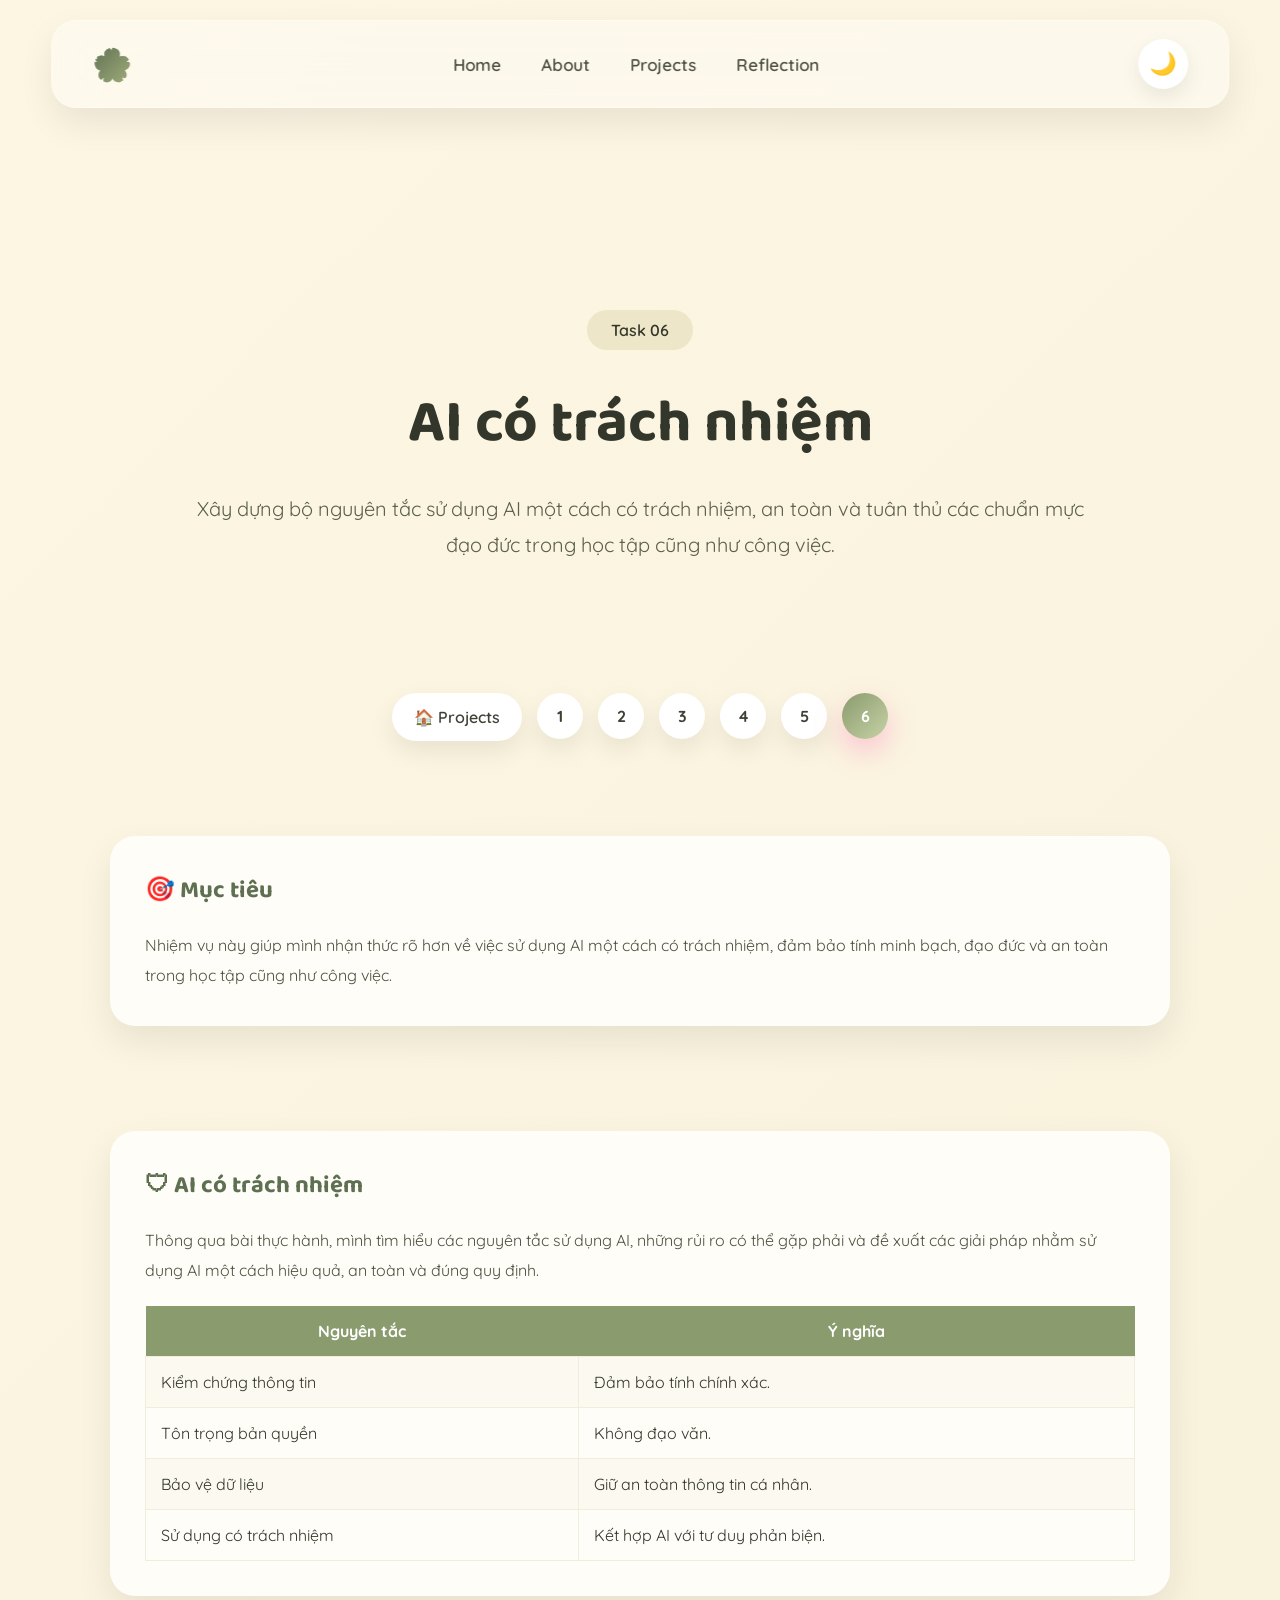
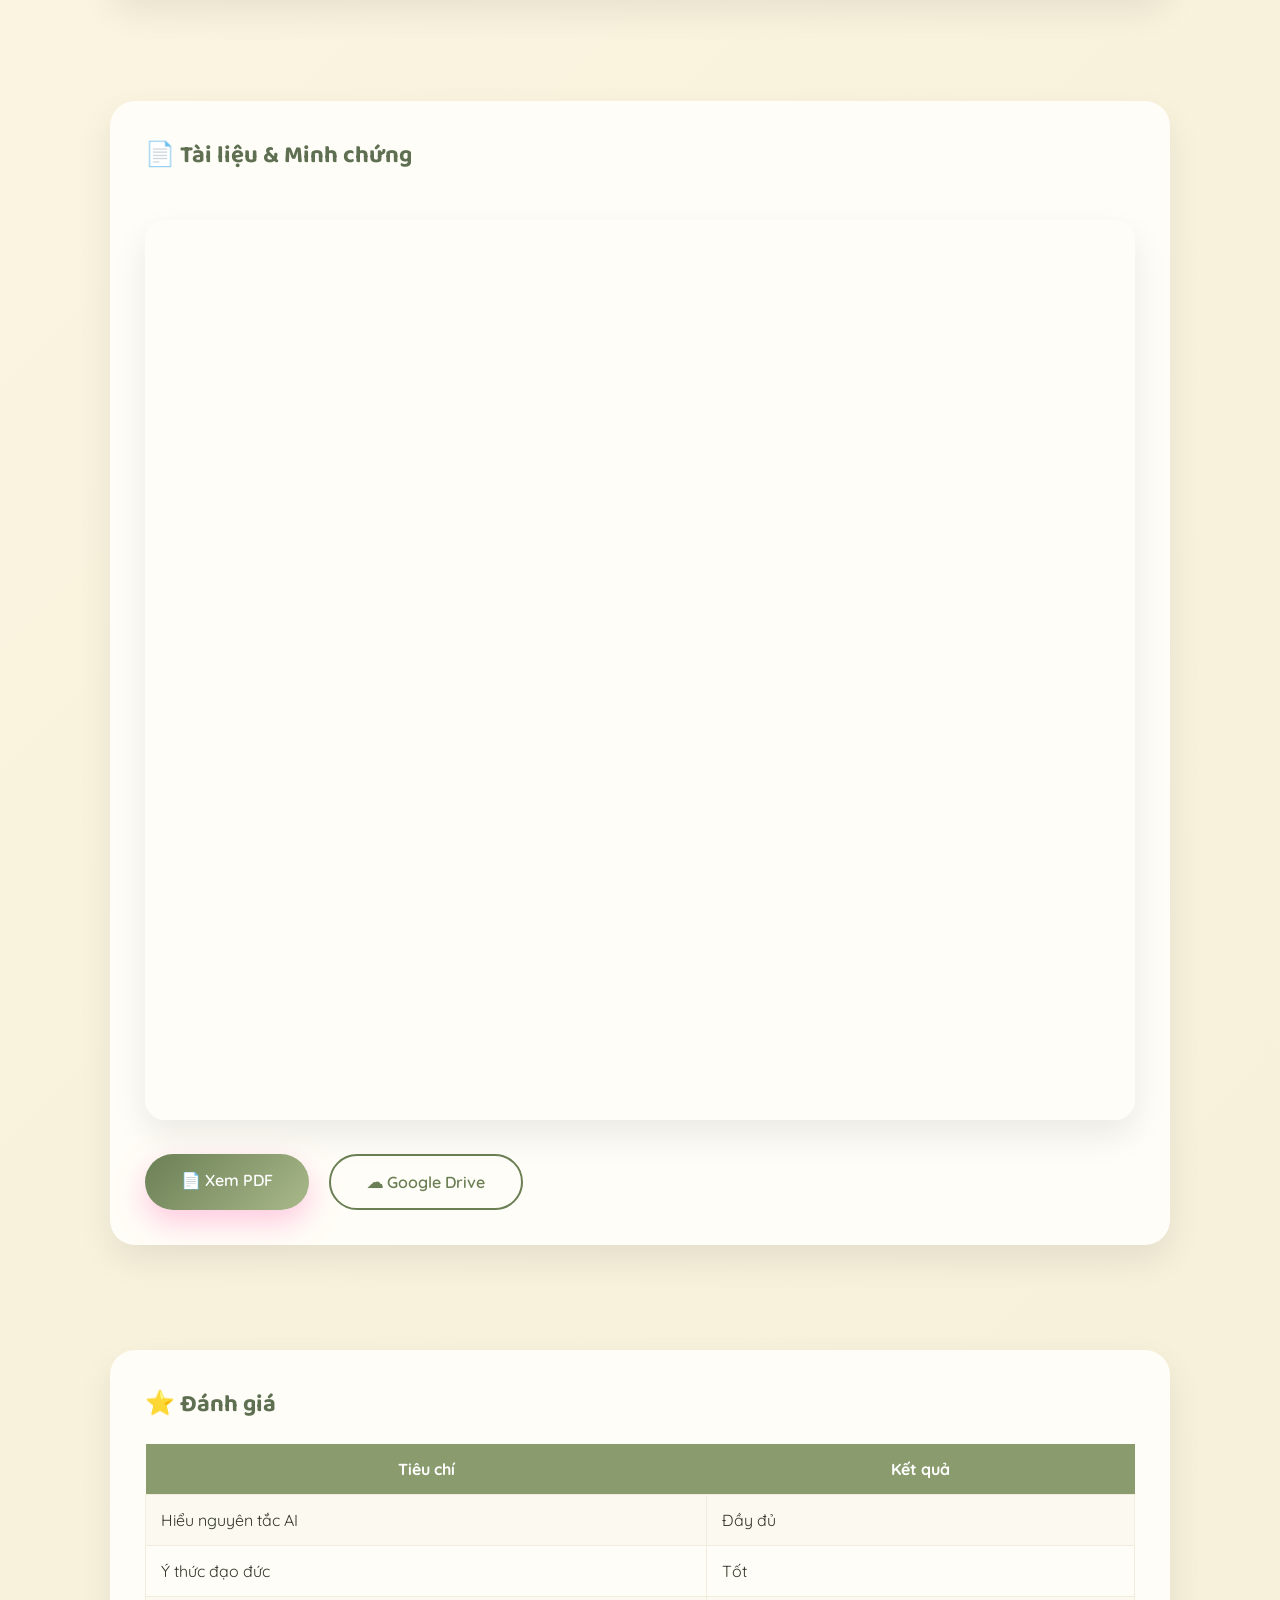
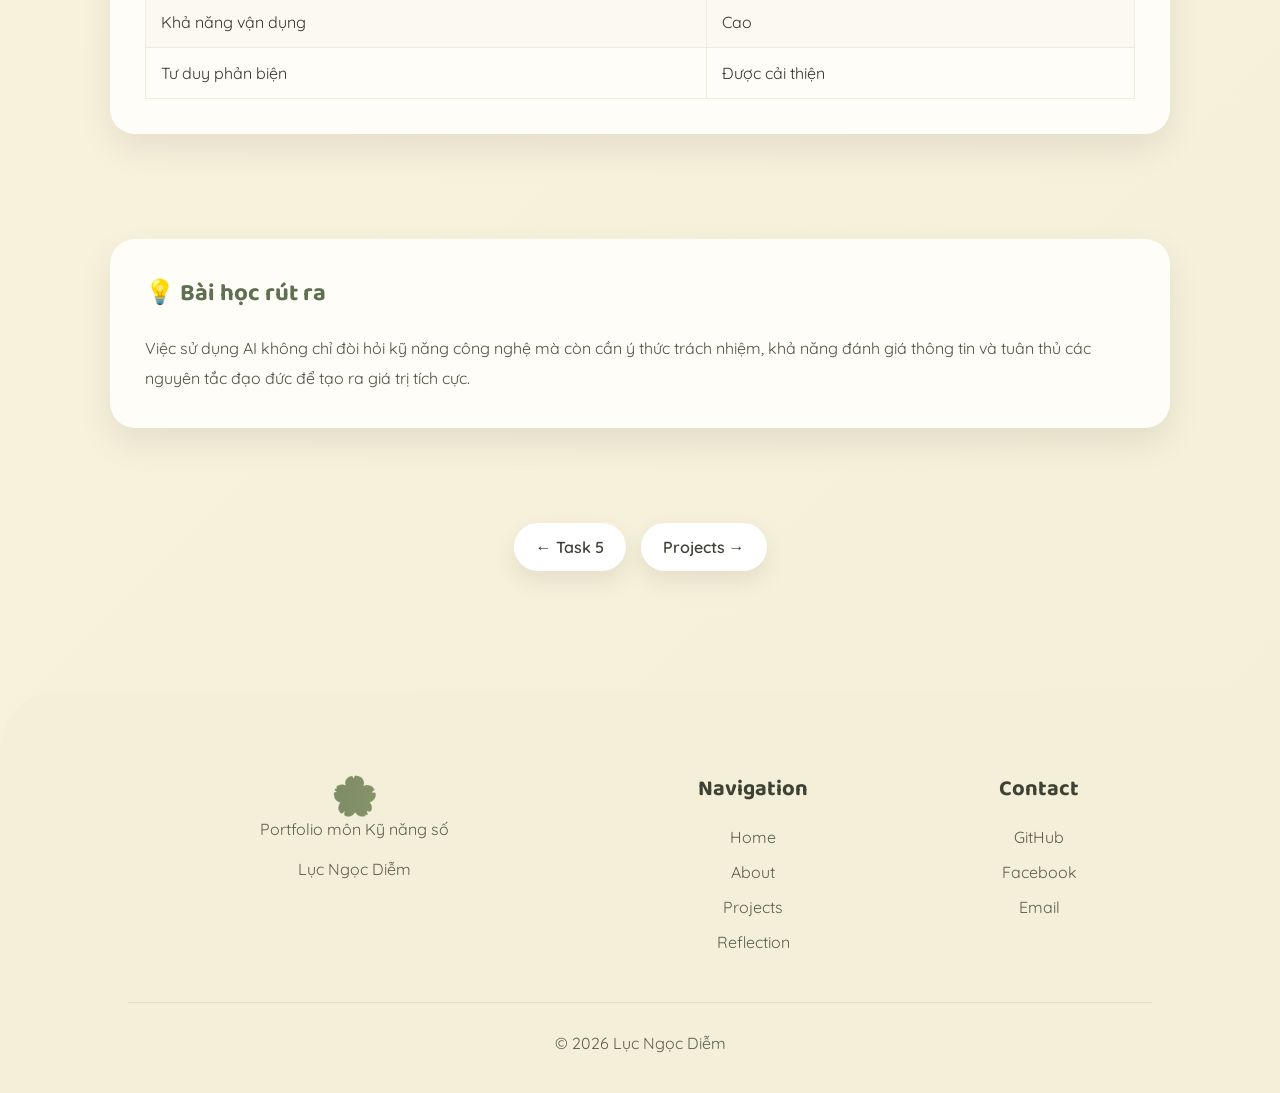
<file: tasks/task6.html>
<!DOCTYPE html>
<html lang="vi">

<head>

<meta charset="UTF-8">

<meta name="viewport" content="width=device-width, initial-scale=1.0">

<title>Task 6 | Lục Ngọc Diễm</title>

<link rel="stylesheet" href="../css/style.css">
<link rel="stylesheet" href="../css/responsive.css">

</head>

<body>

<nav>

<div class="logo">🌸</div>

<ul class="nav-menu">

<li><a href="../index.html">Home</a></li>

<li><a href="../about.html">About</a></li>

<li><a href="../projects.html">Projects</a></li>

<li><a href="../reflection.html">Reflection</a></li>


</ul>

<button class="hamburger" id="hamburger" aria-label="Toggle menu" aria-expanded="false">
<span></span>
<span></span>
<span></span>
</button>

<button id="themeToggle">🌙</button>

</nav>

<section class="task-hero">

<div class="task-number">

Task 06

</div>

<h1>AI có trách nhiệm</h1>

<p>

Xây dựng bộ nguyên tắc sử dụng AI một cách có trách nhiệm, an toàn và tuân thủ các chuẩn mực đạo đức trong học tập cũng như công việc.

</p>

</section>
<section class="task-navigation">

<a href="../projects.html" class="nav-btn">
🏠 Projects
</a>

<a href="task1.html" class="nav-btn-num">1</a>

<a href="task2.html" class="nav-btn-num">2</a>

<a href="task3.html" class="nav-btn-num">3</a>

<a href="task4.html" class="nav-btn-num">4</a>

<a href="task5.html" class="nav-btn-num">5</a>

<a href="task6.html" class="nav-btn-num active">6</a>

</section>
<section class="task-content">

<div class="task-box">

<h2>🎯 Mục tiêu</h2>

<p>

Nhiệm vụ này giúp mình nhận thức rõ hơn về việc sử dụng AI một cách có trách nhiệm, đảm bảo tính minh bạch, đạo đức và an toàn trong học tập cũng như công việc.

</p>

</div>

<div class="task-box">

<h2>🛡 AI có trách nhiệm</h2>

<p>

Thông qua bài thực hành, mình tìm hiểu các nguyên tắc sử dụng AI, những rủi ro có thể gặp phải và đề xuất các giải pháp nhằm sử dụng AI một cách hiệu quả, an toàn và đúng quy định.

</p>

<table class="portfolio-table">

<tr><th>Nguyên tắc</th><th>Ý nghĩa</th></tr>

<tr><td>Kiểm chứng thông tin</td><td>Đảm bảo tính chính xác.</td></tr>

<tr><td>Tôn trọng bản quyền</td><td>Không đạo văn.</td></tr>

<tr><td>Bảo vệ dữ liệu</td><td>Giữ an toàn thông tin cá nhân.</td></tr>

<tr><td>Sử dụng có trách nhiệm</td><td>Kết hợp AI với tư duy phản biện.</td></tr>

</table>

</div>

<div class="task-box">

<h2>📄 Tài liệu & Minh chứng</h2>

<iframe src="../assets/documents/task6.pdf" class="pdf-frame"></iframe>

<div class="pdf-actions">

<a href="../assets/documents/task6.pdf" target="_blank" class="btn">📄 Xem PDF</a>

<a href="https://drive.google.com/drive/folders/1VZi1n0ZRhgxew_7jX-TgPINRvs0sPr73" target="_blank" class="btn2">☁ Google Drive</a>

</div>

</div>

<div class="task-box">

<h2>⭐ Đánh giá</h2>

<table class="portfolio-table">

<tr><th>Tiêu chí</th><th>Kết quả</th></tr>

<tr><td>Hiểu nguyên tắc AI</td><td>Đầy đủ</td></tr>

<tr><td>Ý thức đạo đức</td><td>Tốt</td></tr>

<tr><td>Khả năng vận dụng</td><td>Cao</td></tr>

<tr><td>Tư duy phản biện</td><td>Được cải thiện</td></tr>

</table>

</div>

<div class="task-box">

<h2>💡 Bài học rút ra</h2>

<p>

Việc sử dụng AI không chỉ đòi hỏi kỹ năng công nghệ mà còn cần ý thức trách nhiệm, khả năng đánh giá thông tin và tuân thủ các nguyên tắc đạo đức để tạo ra giá trị tích cực.

</p>

</div>

</section>

<section class="task-navigation">

<a class="nav-btn" href="task5.html">
← Task 5
</a>

<a class="nav-btn" href="../projects.html">
Projects →
</a>

</section>
<footer>

<div class="footer-container">

<div>

<div class="footer-logo">

🌸

</div>

<p>

Portfolio môn Kỹ năng số

<br><br>

Lục Ngọc Diễm

</p>

</div>

<div>

<h3 class="footer-title">

Navigation

</h3>

<div class="footer-links">

<a href="../index.html">Home</a>

<a href="../about.html">About</a>

<a href="../projects.html">Projects</a>

<a href="../reflection.html">Reflection</a>

</div>

</div>

<div>

<h3 class="footer-title">

Contact

</h3>

<div class="footer-links">

<a href="#">GitHub</a>

<a href="#">Facebook</a>

<a href="#">Email</a>

</div>

</div>

</div>

<div class="footer-bottom">

© 2026 Lục Ngọc Diễm

</div>

</footer>

<button id="topBtn">

↑

</button>

<div class="lightbox">

<img>

</div>
<script src="../js/script.js"></script>
</body>

</html>
</file>
<file: css/style.css>
/* ==========================
   GOOGLE FONT
========================== */

@import url('https://fonts.googleapis.com/css2?family=Baloo+2:wght@400;500;600;700;800&family=Quicksand:wght@400;500;600;700&display=swap');

/* ==========================
   RESET
========================== */

*{
    margin:0;
    padding:0;
    box-sizing:border-box;
}

body{

    font-family:'Quicksand',sans-serif;

    background:linear-gradient(
        135deg,
        #FDF6E3 0%,
        #F4EFD8 100%
    );

    min-height:100vh;

    color:#33362A;

    padding-top:140px;
    overflow-x:hidden;
}

.hero-left{

    animation:slideLeft 1s ease;

}

.hero-right{

    animation:slideRight 1s ease;

}

@keyframes slideLeft{

from{

opacity:0;

transform:translateX(-60px);

}

to{

opacity:1;

transform:translateX(0);

}

}

@keyframes slideRight{

from{

opacity:0;

transform:translateX(60px);

}

to{

opacity:1;

transform:translateX(0);

}

}

/* ==========================
   NAVBAR
========================== */

nav{

    position:fixed;

    top:20px;

    left:50%;

    transform:translateX(-50%);

    width:92%;

    max-width:1350px;

    padding:18px 40px;

    display:flex;

    justify-content:space-between;

    align-items:center;

    border-radius:25px;

    background:rgba(255,255,255,.35);

    backdrop-filter:blur(20px);

    border:1px solid rgba(255,255,255,.4);

    box-shadow:0 15px 35px rgba(0,0,0,.08);

    transition:.35s;

    z-index:1000;

}

nav.scrolled{

    padding:14px 35px;

    background:rgba(255,255,255,.55);

    backdrop-filter:blur(30px);

}

.logo{

    font-size:32px;
    font-weight:700;
    letter-spacing:2px;

    background:linear-gradient(
        135deg,
        #5F7052,
        #A3AF7E
    );

    background-clip:text;
    -webkit-background-clip:text;

    color:transparent;
    -webkit-text-fill-color:transparent;

}

nav ul{

    display:flex;

    list-style:none;

    gap:28px;

}

.nav-menu{

display:flex;

gap:40px;

list-style:none;

}

.nav-menu a{

position:relative;

text-decoration:none;

font-size:17px;

font-weight:600;

color:#4C5140;

transition:.3s;

}

.nav-menu a:hover{

color:#5F7052;

}

.nav-menu a::after{

content:"";

position:absolute;

left:0;

bottom:-8px;

width:0;

height:3px;

border-radius:50px;

background:#5F7052;

transition:.35s;

}

.nav-menu a:hover::after{

width:100%;

}

nav ul li a:hover{

    color:#5F7052;

}

/* ==========================
   HERO SECTION
========================== */

.hero{
    max-width:1200px;
    margin:80px auto;
    display:flex;
    justify-content:space-between;
    align-items:center;
    gap:80px;
    padding:40px;
    position:relative;
    z-index:2;
}

.hero-left{
    flex:1;
}

.hero-right{
    flex:1;
    display:flex;
    justify-content:center;
}

.hello{
    font-size:24px;
    margin-bottom:15px;
}

.hero h1{
    font-size:70px;
    line-height:1.1;
}

.hero h2{
    font-size:42px;
    color:#5F7052;
    margin:20px 0;
}

.description{
    font-size:22px;
    line-height:1.8;
    max-width:650px;
}

/* ==========================
   AVATAR
========================== */

.avatar{

    width:360px;
    height:360px;

    border-radius:50%;

    background:rgba(255,255,255,.35);

    backdrop-filter:blur(20px);

    border:2px solid rgba(255,255,255,.5);

    box-shadow:
        0 20px 60px rgba(255,105,180,.25),
        0 20px 60px rgba(0,180,255,.15);

    display:flex;
    justify-content:center;
    align-items:center;

    font-size:120px;
    font-weight:700;

    color:#5F7052;

}

/* ==========================
   BUTTON
========================== */

.hero-button{
    display:flex;
    gap:20px;
    margin-top:40px;
}

.btn,
.btn2{

    padding:16px 36px;

    border-radius:50px;

    text-decoration:none;

    font-weight:600;

    transition:.35s;

}

.btn{

    background:linear-gradient(
        135deg,
        #6B7F55,
        #A9B98A
    );

    color:white;

    box-shadow:0 12px 30px rgba(255,105,180,.35);

}

.btn:hover{

    transform:translateY(-6px);

}

.btn2{

    border:2px solid #6B7F55;

    color:#6B7F55;

}

.btn2:hover{

    background:#6B7F55;

    color:white;

}

/*==========================
ANIMATED BLOBS
==========================*/

.blob{

position:fixed;

border-radius:50%;

filter:blur(90px);

z-index:-2;

opacity:.6;

animation:blobMove 18s ease-in-out infinite;

}

.blob1{

width:350px;
height:350px;

background:#A9B98A;

top:-120px;
left:-120px;

}

.blob2{

width:420px;
height:420px;

background:#C7D2A5;

top:180px;
right:-140px;

animation-delay:2s;

}

.blob3{

width:300px;
height:300px;

background:#E3DBB8;

bottom:-120px;
left:35%;

animation-delay:4s;

}

.blob4{

width:260px;
height:260px;

background:#D8E0BC;

bottom:80px;
right:15%;

animation-delay:6s;

}

.blob5{

width:180px;
height:180px;

background:#FFFDF7;

top:45%;
left:12%;

animation-delay:8s;

}

@keyframes blobMove{

0%{

transform:translate(0,0) scale(1);

}

25%{

transform:translate(60px,-40px) scale(1.12);

}

50%{

transform:translate(-50px,40px) scale(.9);

}

75%{

transform:translate(40px,60px) scale(1.05);

}

100%{

transform:translate(0,0) scale(1);

}

}

.theme-btn{

    width:48px;

    height:48px;

    border:none;

    border-radius:50%;

    cursor:pointer;

    background:white;

    font-size:20px;

    transition:.3s;

    box-shadow:
        0 8px 20px rgba(0,0,0,.08);

}

.theme-btn:hover{

    transform:rotate(20deg);

}

/*==========================
PROJECTS PAGE
==========================*/

.projects{

    max-width:1200px;

    margin:120px auto;

    padding:20px;

}

.projects h1{

    font-size:56px;

    text-align:center;

    color:#5F7052;

    margin-bottom:20px;

}

.projects>p{

    text-align:center;

    max-width:700px;

    margin:auto;

    font-size:18px;

    line-height:1.8;

    color:#4C5140;

    margin-bottom:60px;

}


/*==========================
BACK TO TOP
==========================*/

#backToTop{

    position:fixed;

    right:30px;

    bottom:30px;

    width:60px;

    height:60px;

    border:none;

    border-radius:50%;

    cursor:pointer;

    background:linear-gradient(135deg,#8A9B6E,#A3AF7E);

    color:white;

    font-size:24px;

    box-shadow:0 15px 35px rgba(0,0,0,.18);

    opacity:0;

    visibility:hidden;

    transition:.35s;

    z-index:999;

}

#backToTop.show{

    opacity:1;

    visibility:visible;

}

#backToTop:hover{

    transform:translateY(-6px) scale(1.08);

}

/*========== BADGE ==========*/

.badge{

display:inline-block;

padding:10px 20px;

border-radius:50px;

background:white;

margin-bottom:25px;

font-weight:600;

box-shadow:0 8px 20px rgba(0,0,0,.08);

}

/*========== STATS ==========*/

.stats{

max-width:1200px;

margin:80px auto;

display:grid;

grid-template-columns:repeat(4,1fr);

gap:25px;

}

.stat{

background:rgba(255,255,255,.45);

backdrop-filter:blur(20px);

padding:35px;

border-radius:20px;

text-align:center;

box-shadow:0 15px 35px rgba(0,0,0,.08);

transition:.4s;

}

.stat:hover{

transform:translateY(-10px);

}

.stat h2{

font-size:42px;

color:#5F7052;

margin-bottom:10px;

}

/*========== FOOTER ==========*/

footer{

margin-top:120px;

padding:40px;

text-align:center;

color:#5A5F4E;

}

.hero{

    min-height:90vh;

    display:flex;

    justify-content:space-between;

    align-items:center;

    max-width:1300px;

    margin:auto;

    gap:80px;

}

.hero-tag{

    display:inline-block;

    padding:10px 22px;

    border-radius:50px;

    background:white;

    color:#5F7052;

    font-weight:600;

    margin-bottom:25px;

    box-shadow:0 10px 25px rgba(0,0,0,.08);

}

.hero h1{

    font-size:82px;

    line-height:1.05;

}

.hero h2{

    margin:20px 0;

    font-size:36px;

    color:#8A9B6E;

}

.description{

    font-size:20px;

    line-height:1.9;

    color:#5A5F4E;

    margin-top:25px;

}

.glass-circle{

    width:480px;

    height:480px;

    border-radius:50%;

    background:rgba(255,255,255,.35);

    backdrop-filter:blur(30px);

    border:2px solid rgba(255,255,255,.5);

    display:flex;

    justify-content:center;

    align-items:center;

    box-shadow:

    0 25px 80px rgba(255,105,180,.2),

    0 25px 80px rgba(125,211,252,.2);

    animation:float 5s ease-in-out infinite;

}

.glass-circle img{

    width:88%;

    border-radius:50%;

}

@keyframes float{

0%{

transform:translateY(0);

}

50%{

transform:translateY(-18px);

}

100%{

transform:translateY(0);

}

}

/*==========================
SCROLL PROGRESS
==========================*/

#progress-bar{

    position:fixed;

    top:0;

    left:0;

    width:0%;

    height:5px;

    background:linear-gradient(90deg,#8A9B6E,#A3AF7E);

    z-index:9999;

}

/*==========================
CURSOR GLOW
==========================*/

.cursor-glow{

    position:fixed;

    width:260px;

    height:260px;

    border-radius:50%;

    background:radial-gradient(circle,
    rgba(255,182,217,.28),
    rgba(158,216,255,.18),
    transparent 70%);

    pointer-events:none;

    transform:translate(-50%,-50%);

    z-index:-1;

    transition:.08s linear;

}

/*==========================
REVEAL
==========================*/

.reveal{

opacity:0;

transform:translateY(80px);

transition:1s;

}

.reveal.active{

opacity:1;

transform:translateY(0);

}


.project-card::after{

content:"";

position:absolute;

top:-150%;

left:-60%;

width:45%;

height:320%;

background:rgba(255,255,255,.35);

transform:rotate(25deg);

transition:.8s;

}

.project-card:hover::after{

left:140%;

}

/*==========================
LOADER
==========================*/

#loader{

position:fixed;

top:0;

left:0;

width:100%;

height:100%;

background:linear-gradient(135deg,#FDF9EF,#F4EFD8);

display:flex;

flex-direction:column;

justify-content:center;

align-items:center;

z-index:99999;

transition:1s;

}

.loader-logo{

width:120px;

height:120px;

border-radius:50%;

background:linear-gradient(135deg,#8A9B6E,#C7D2A5);

display:flex;

justify-content:center;

align-items:center;

font-size:42px;

font-weight:700;

color:white;

animation:spin 2s infinite linear;

}

@keyframes spin{

100%{

transform:rotate(360deg);

}

}

#loader.hide{

opacity:0;

visibility:hidden;

}

#themeToggle{

width:50px;

height:50px;

border-radius:50%;

border:none;

cursor:pointer;

font-size:22px;

background:white;

box-shadow:0 8px 20px rgba(0,0,0,.08);

transition:.3s;

}

.dark{

background:#121212;

color:white;

}

.dark nav{

background:rgba(20,20,20,.55);

}

.dark .project-card{

background:rgba(35,35,35,.6);

color:white;

}

.dark .stat{

background:rgba(35,35,35,.6);

color:white;

}

.dark footer{

background:linear-gradient(135deg,#1a1a2e,#16213e);

color:#D4D0B8;

}

.dark .footer-title{

color:#F0EDDD;

}

.dark .footer-links a{

color:#B8BCA0;

}

.dark .footer-links a:hover{

color:#8A9B6E;

}

.dark .footer-bottom{

color:#8A8F78;

border-top-color:rgba(255,255,255,.08);

}

/* Chữ nằm trực tiếp trên nền tối (không có khung card) */

.dark .nav-menu a{

color:#E6E2CC;

}

.dark .description,
.dark .section-description,
.dark .task-hero p,
.dark .about-right p,
.dark .reflection-intro,
.dark .contact-intro,
.dark .projects>p,
.dark .skill-bar-label,
.dark .project-info{

color:#CEC9AE;

}

/* Card kính mờ (glass) bị chìm màu vì nền trắng trong suốt đè lên nền tối */

.dark .overview-card,
.dark .reflect-stat{

background:rgba(255,255,255,.06);

border-color:rgba(255,255,255,.12);

}

.dark .overview-card h3{

color:#F0EDDD;

}

.dark .overview-card p,
.dark .reflect-stat p{

color:#CEC9AE;

}

/*==========================
SCROLLBAR
==========================*/

::-webkit-scrollbar{

width:12px;

}

::-webkit-scrollbar-track{

background:#F4EFD8;

}

::-webkit-scrollbar-thumb{

background:linear-gradient(#8A9B6E,#C7D2A5);

border-radius:30px;

}

::-webkit-scrollbar-thumb:hover{

background:linear-gradient(#5F7052,#A3AF7E);

}

.tag{

display:inline-block;

padding:8px 18px;

border-radius:50px;

background:linear-gradient(135deg,#EDE6C8,#EDE6C8);

font-size:14px;

font-weight:600;

margin-bottom:20px;

}


/*==========================
TASK PAGE
==========================*/

.task-hero{

padding-top:170px;

padding-bottom:90px;

text-align:center;

max-width:900px;

margin:auto;

}

.task-number{

display:inline-block;

padding:10px 24px;

border-radius:40px;

background:linear-gradient(135deg,#EDE6C8,#EDE6C8);

font-weight:600;

margin-bottom:25px;

}

.task-hero h1{

font-size:60px;

margin-bottom:20px;

}

.task-hero p{

font-size:20px;

line-height:1.8;

color:#5A5F4E;

}

.task-content{

max-width:1100px;

margin:auto;

padding:20px;

display:grid;

gap:35px;

}

.task-box{

background:white;

padding:40px;

border-radius:25px;

box-shadow:0 20px 45px rgba(0,0,0,.08);

transition:.35s;

}

.task-box:hover{

transform:translateY(-8px);

}

.task-box h2{

margin-bottom:20px;

color:#5F7052;

}

.gallery{

display:grid;

grid-template-columns:repeat(auto-fit,minmax(250px,1fr));

gap:20px;

margin-top:25px;

}

.gallery img{

width:100%;

border-radius:18px;

cursor:pointer;

transition:.35s;

}

.gallery img:hover{

transform:scale(1.05);

}

.next-task{

text-align:center;

margin:80px;

}

.next-task a{

padding:18px 35px;

border-radius:50px;

background:linear-gradient(135deg,#8A9B6E,#C7D2A5);

color:white;

text-decoration:none;

font-weight:600;

font-size:18px;

}

/*==========================
TASK NAVIGATION
==========================*/


/*==========================
ABOUT PAGE
==========================*/

.about-page{

max-width:1200px;

margin:160px auto 80px;

display:grid;

grid-template-columns:380px 1fr;

gap:70px;

align-items:center;

padding:20px;

}

.about-left img{

width:100%;

border-radius:30px;

box-shadow:0 25px 60px rgba(0,0,0,.12);

}

.about-right h1{

font-size:58px;

margin:15px 0;

}

.about-right h3{

color:#8A9B6E;

margin-bottom:25px;

}

.about-right p{

line-height:1.9;

font-size:18px;

color:#5A5F4E;

}

.about-info{

display:grid;

grid-template-columns:repeat(2,1fr);

gap:25px;

margin-top:40px;

}

.info-card{

background:white;

padding:28px;

border-radius:22px;

box-shadow:0 15px 40px rgba(0,0,0,.08);

transition:.35s;

}

.info-card:hover{

transform:translateY(-8px);

}

.skills{

max-width:1000px;

margin:100px auto;

padding:20px;

}

.section-title{

text-align:center;

font-size:42px;

margin-bottom:60px;

}

.skill{

margin-bottom:35px;

}

.skill-name{

display:flex;

justify-content:space-between;

margin-bottom:10px;

font-weight:600;

}

.progress{

height:15px;

background:#EAE6D2;

border-radius:30px;

overflow:hidden;

}

.progress-bar{

height:100%;

border-radius:30px;

background:linear-gradient(90deg,#8A9B6E,#C7D2A5);

}

/*==========================
REFLECTION
==========================*/

.reflection-page{

max-width:1000px;

margin:160px auto;

padding:20px;

text-align:center;

}

.reflection-page h1{

font-size:56px;

margin:20px 0;

}

.reflection-intro{

font-size:20px;

line-height:1.9;

color:#5A5F4E;

margin-bottom:70px;

}

.timeline{

position:relative;

margin-top:30px;

}

.timeline::before{

content:"";

position:absolute;

left:35px;

top:0;

bottom:0;

width:4px;

background:linear-gradient(#8A9B6E,#C7D2A5);

z-index:1;

}

.timeline-item{

display:flex;

gap:30px;

margin-bottom:60px;

align-items:flex-start;

text-align:left;

}

.circle{

width:70px;

height:70px;

border-radius:50%;

background:linear-gradient(135deg,#8A9B6E,#C7D2A5);

display:flex;

justify-content:center;

align-items:center;

font-size:26px;

font-weight:bold;

color:white;

flex-shrink:0;

position:relative;

z-index:2;

}

.timeline-content{

background:white;

padding:30px;

border-radius:20px;

box-shadow:0 15px 40px rgba(0,0,0,.08);

width:100%;

transition:.35s;

}

.timeline-content:hover{

transform:translateY(-6px);

}

.timeline-content h3{

margin-bottom:15px;

color:#5F7052;

}

.timeline-content p{

line-height:1.8;

color:#5A5F4E;

}

/*==========================
REFLECTION - STATS
==========================*/

.reflect-stats{

display:grid;

grid-template-columns:repeat(4,1fr);

gap:25px;

margin-bottom:80px;

}

.reflect-stat{

background:rgba(255,255,255,.6);

backdrop-filter:blur(10px);

border:1px solid rgba(255,255,255,.6);

border-radius:22px;

padding:30px 15px;

box-shadow:0 15px 35px rgba(0,0,0,.06);

transition:.35s;

}

.reflect-stat:hover{

transform:translateY(-8px);

}

.reflect-stat h2{

font-size:36px;

background:linear-gradient(135deg,#5F7052,#6B7F55);

-webkit-background-clip:text;

-webkit-text-fill-color:transparent;

background-clip:text;

margin-bottom:8px;

}

.reflect-stat p{

font-size:14px;

color:#6B7060;

font-weight:600;

}

/*==========================
REFLECTION - SKILL BARS
==========================*/

.skills-section{

margin-bottom:90px;

text-align:left;

}

.skill-bar-item{

margin-bottom:26px;

}

.skill-bar-label{

display:flex;

justify-content:space-between;

font-weight:600;

margin-bottom:10px;

color:#3E4235;

}

.skill-bar-track{

width:100%;

height:14px;

border-radius:20px;

background:rgba(0,0,0,.06);

overflow:hidden;

}

.skill-bar-fill{

height:100%;

border-radius:20px;

background:linear-gradient(90deg,#8A9B6E,#C7D2A5);

transition:width 1.2s ease;

}

/*==========================
REFLECTION - QUOTE
==========================*/

.reflect-quote{

margin-top:80px;

padding:50px 40px;

border-radius:25px;

background:linear-gradient(135deg,#8A9B6E,#C7D2A5);

color:#FFFDF7;

text-align:center;

box-shadow:0 25px 60px rgba(255,105,180,.25);

}

.reflect-quote p{

font-size:22px;

font-style:italic;

line-height:1.7;

margin-bottom:18px;

}

.reflect-quote span{

font-weight:700;

font-size:16px;

opacity:.9;

}

/*==========================
CONTACT
==========================*/

.contact-page{

max-width:1100px;

margin:160px auto;

padding:20px;

text-align:center;

}

.contact-page h1{

font-size:56px;

margin:20px 0;

}

.contact-intro{

font-size:20px;

line-height:1.8;

color:#5A5F4E;

margin-bottom:60px;

}

.contact-grid{

display:grid;

grid-template-columns:repeat(auto-fit,minmax(230px,1fr));

gap:25px;

margin-bottom:60px;

}

.contact-card{

background:white;

padding:35px;

border-radius:22px;

box-shadow:0 15px 40px rgba(0,0,0,.08);

transition:.35s;

}

.contact-card:hover{

transform:translateY(-8px);

}

.contact-card h2{

margin-bottom:15px;

color:#5F7052;

}

.contact-form{

display:flex;

flex-direction:column;

gap:20px;

max-width:700px;

margin:auto;

}

.contact-form input,
.contact-form textarea{

padding:18px;

border:none;

border-radius:18px;

background:white;

box-shadow:0 10px 30px rgba(0,0,0,.08);

font-size:16px;

outline:none;

}

.contact-form button{

padding:18px;

border:none;

border-radius:50px;

background:linear-gradient(135deg,#8A9B6E,#C7D2A5);

color:white;

font-size:18px;

font-weight:600;

cursor:pointer;

transition:.35s;

}

.contact-form button:hover{

transform:translateY(-5px);

box-shadow:0 15px 35px rgba(255,105,180,.25);

}

.task-list{

margin-top:20px;

padding-left:25px;

line-height:2;

}

.portfolio-table{

width:100%;

border-collapse:collapse;

margin-top:20px;

}

.portfolio-table th{

background:#8A9B6E;

color:white;

padding:15px;

}

.portfolio-table td{

padding:15px;

border:1px solid #F0EDDD;

}

.portfolio-table tr:nth-child(even){

background:#FBF9F0;

}

.projects-page{

max-width:1200px;

margin:160px auto;

padding:20px;

text-align:center;

}

.projects-page h1{

font-size:56px;

margin-bottom:20px;

}


/*==========================
TASK TIMELINE
==========================*/

.timeline-task{

margin-top:35px;

display:flex;

flex-direction:column;

gap:30px;

}

.timeline-step{

display:flex;

gap:20px;

align-items:flex-start;

}

.step-number{

width:55px;

height:55px;

border-radius:50%;

background:linear-gradient(135deg,#8A9B6E,#C7D2A5);

display:flex;

justify-content:center;

align-items:center;

color:white;

font-weight:bold;

font-size:20px;

flex-shrink:0;

}

.skill-result{

margin-top:40px;

}

.skill-item{

margin-top:25px;

}

.skill-item span{

display:block;

margin-bottom:8px;

font-weight:600;

}

.self-evaluate{

margin-top:45px;

padding:30px;

border-radius:20px;

background:linear-gradient(135deg,#FBF3DE,#F4EFD8);

border-left:6px solid #8A9B6E;

}

.code-box{

background:#1e293b;

color:#FFFDF7;

padding:25px;

border-radius:18px;

margin:25px 0;

overflow:auto;

}

.code-box pre{

white-space:pre-wrap;

font-family:Consolas,monospace;

line-height:1.8;

}

.task-box{

background:#FFFDF7;

padding:35px;

margin:35px 0;

border-radius:25px;

box-shadow:0 15px 35px rgba(0,0,0,.08);

}

.task-box h2{

color:#5F7052;

margin-bottom:20px;

}

.task-box p{

line-height:1.9;

color:#4C5140;

}

.gallery{

display:grid;

grid-template-columns:repeat(auto-fit,minmax(250px,1fr));

gap:20px;

margin-top:25px;

}

.gallery img{

width:100%;

border-radius:15px;

transition:.35s;

cursor:pointer;

}

.gallery img:hover{

transform:scale(1.05);

}

/*======================================================
FOOTER
======================================================*/

footer{

margin-top:120px;

padding:80px 10% 40px;

background:linear-gradient(135deg,#F4EFD8,#F4EFD8);

border-top-left-radius:60px;

border-top-right-radius:60px;

}

.footer-container{

display:grid;

grid-template-columns:2fr 1fr 1fr;

gap:60px;

}

.footer-logo{

font-size:38px;

font-weight:700;

background:linear-gradient(90deg,#5F7052,#A3AF7E);

-webkit-background-clip:text;

-webkit-text-fill-color:transparent;

}

.footer-title{

font-size:22px;

margin-bottom:20px;

color:#3E4235;

}

.footer-links{

display:flex;

flex-direction:column;

gap:15px;

}

.footer-links a{

text-decoration:none;

color:#5A5F4E;

transition:.3s;

}

.footer-links a:hover{

padding-left:8px;

color:#5F7052;

}

.footer-bottom{

margin-top:50px;

padding-top:30px;

border-top:1px solid rgba(0,0,0,.08);

text-align:center;

color:#5A5F4E;

}

/*======================================================
LIGHTBOX
======================================================*/

.lightbox{

position:fixed;

left:0;

top:0;

width:100%;

height:100%;

background:rgba(0,0,0,.88);

display:none;

justify-content:center;

align-items:center;

z-index:9999;

}

.lightbox img{

max-width:90%;

max-height:90%;

border-radius:20px;

box-shadow:0 25px 60px rgba(0,0,0,.5);

animation:zoom .35s;

}

@keyframes zoom{

from{

transform:scale(.8);

opacity:0;

}

to{

transform:scale(1);

opacity:1;

}

}

/*======================================================
DOWNLOAD BUTTON
======================================================*/

.download-area{

margin-top:40px;

display:flex;

gap:20px;

flex-wrap:wrap;

}

.download-btn{

padding:15px 30px;

border-radius:50px;

background:linear-gradient(135deg,#8A9B6E,#C7D2A5);

color:white;

text-decoration:none;

font-weight:600;

transition:.35s;

box-shadow:0 15px 35px rgba(0,0,0,.1);

}

.download-btn:hover{

transform:translateY(-5px);

}

/*======================================================
BACK TO TOP
======================================================*/

#topBtn{

position:fixed;

right:30px;

bottom:30px;

width:60px;

height:60px;

border:none;

border-radius:50%;

background:linear-gradient(135deg,#8A9B6E,#C7D2A5);

color:white;

font-size:26px;

cursor:pointer;

display:none;

z-index:999;

box-shadow:0 20px 40px rgba(0,0,0,.15);

transition:.35s;

}

#topBtn:hover{

transform:translateY(-8px);

}

/*======================================================
RESPONSIVE
======================================================*/

/*==========================
HOME - OVERVIEW (TASK CARDS)
==========================*/

.overview{
max-width:1200px;
margin:140px auto;
padding:0 20px;
text-align:center;
}

.section-description{
max-width:700px;
margin:0 auto 60px;
font-size:18px;
line-height:1.8;
color:#5A5F4E;
}

.overview-grid{
display:grid;
grid-template-columns:repeat(3,1fr);
gap:30px;
}

.overview-card{
display:block;
text-align:left;
text-decoration:none;
color:#33362A;
position:relative;
overflow:hidden;
background:rgba(255,255,255,.55);
backdrop-filter:blur(15px);
border:1px solid rgba(255,255,255,.6);
border-radius:25px;
padding:40px 30px;
transition:.4s ease;
box-shadow:0 15px 40px rgba(0,0,0,.06);
}

.overview-card::before{
content:"";
position:absolute;
top:-60px;
right:-60px;
width:140px;
height:140px;
background:linear-gradient(135deg,rgba(255,141,199,.3),rgba(142,216,255,.3));
border-radius:50%;
transition:.5s;
}

.overview-card:hover{
transform:translateY(-10px);
box-shadow:0 25px 60px rgba(255,105,180,.2);
border-color:rgba(255,141,199,.6);
}

.overview-card:hover::before{
transform:scale(1.6);
}

.overview-card h2{
width:70px;
height:70px;
display:flex;
align-items:center;
justify-content:center;
font-size:32px;
margin-bottom:20px;
background:linear-gradient(135deg,#8A9B6E,#C7D2A5);
border-radius:50%;
box-shadow:0 10px 25px rgba(255,105,180,.25);
}

.overview-card h3{
font-size:22px;
font-weight:700;
margin-bottom:10px;
}

.overview-card p{
font-size:15px;
color:#5A5F4E;
line-height:1.6;
margin-bottom:0;
}

.overview-card .card-link{
display:inline-block;
margin-top:18px;
font-size:14px;
font-weight:700;
color:#5F7052;
opacity:0;
transform:translateX(-8px);
transition:.3s;
}

.overview-card:hover .card-link{
opacity:1;
transform:translateX(0);
}

@media(max-width:1000px){

.about-page{

grid-template-columns:1fr;

text-align:center;

}

.footer-container{

grid-template-columns:1fr;

}

.about-info{

grid-template-columns:1fr;

}

.task-hero h1{

font-size:42px;

}

.projects-page h1{

font-size:42px;

}

.project-grid{

grid-template-columns:repeat(2,1fr);

}

.reflect-stats{

grid-template-columns:repeat(2,1fr);

}

}

@media(max-width:700px){

.nav-menu{

display:none;

}

.timeline-item{

flex-direction:column;

}

.timeline::before{

display:none;

}

.task-navigation{

flex-direction:column;

gap:20px;

}

.contact-grid{

grid-template-columns:1fr;

}

.project-grid{

grid-template-columns:1fr;

}

.reflect-stats{

grid-template-columns:1fr 1fr;

gap:15px;

}

.gallery{

grid-template-columns:1fr;

}

}

.project-grid{

margin-top:60px;

display:grid;

grid-template-columns:repeat(3,1fr);

gap:35px;

}

.project-card{

display:flex;

flex-direction:column;

background:#FFFDF7;

border-radius:25px;

overflow:hidden;

box-shadow:0 20px 45px rgba(0,0,0,.08);

transition:.35s;

}

.project-card img{

width:100%;

height:220px;

object-fit:cover;

}

.project-content{

padding:30px;

display:flex;

flex-direction:column;

flex:1;

}

.project-card:hover{

transform:translateY(-10px);

}

.status{

display:inline-block;

padding:8px 18px;

border-radius:30px;

background:#D8E0BC;

color:#0b8f2d;

font-size:14px;

font-weight:600;

margin-bottom:20px;

}

.project-content h2{

margin-bottom:15px;

font-size:28px;

}

.project-content p{

line-height:1.8;

color:#5A5F4E;

margin-bottom:25px;

}

.project-info{

display:flex;

justify-content:space-between;

margin-bottom:25px;

font-size:15px;

color:#6B7060;

}

.btn-project{

display:inline-block;

align-self:flex-start;

margin-top:auto;

padding:14px 26px;

background:linear-gradient(135deg,#8A9B6E,#C7D2A5);

border-radius:40px;

text-decoration:none;

color:#FFFDF7;

font-weight:600;

transition:.3s;

}

.btn-project:hover{

transform:translateY(-4px);

}

/*==========================
TASK NAVIGATION
==========================*/

.task-navigation{

max-width:1200px;

margin:40px auto;

display:flex;

justify-content:center;

gap:15px;

flex-wrap:wrap;

}

.nav-btn{

padding:14px 22px;

border-radius:50px;

background:white;

text-decoration:none;

color:#3E4235;

font-weight:600;

box-shadow:0 10px 25px rgba(0,0,0,.08);

transition:.3s;

}

.nav-btn:hover{

background:linear-gradient(135deg,#8A9B6E,#C7D2A5);

color:white;

transform:translateY(-5px);

}

/* Nút số trang (1-6) - hình tròn đều nhau, tách riêng khỏi nút chữ */
.nav-btn-num{

width:46px;

height:46px;

padding:0;

border-radius:50%;

background:white;

display:inline-flex;

align-items:center;

justify-content:center;

text-decoration:none;

color:#3E4235;

font-weight:700;

box-shadow:0 10px 25px rgba(0,0,0,.08);

transition:.3s;

flex-shrink:0;

}

.nav-btn-num:hover{

background:linear-gradient(135deg,#8A9B6E,#C7D2A5);

color:white;

transform:translateY(-5px);

}

.nav-btn-num.active{

background:linear-gradient(135deg,#8A9B6E,#C7D2A5);

color:white;

box-shadow:0 12px 28px rgba(255,105,180,.35);

}

.pdf-preview{

max-width:1200px;

margin:80px auto;

padding:40px;

background:#FFFDF7;

border-radius:25px;

box-shadow:0 15px 40px rgba(0,0,0,.08);

}

.pdf-preview h2{

margin-bottom:15px;

font-size:32px;

}

.pdf-preview p{

margin-bottom:30px;

color:#5A5F4E;

line-height:1.8;

}

.pdf-preview iframe{

width:100%;

height:900px;

border:none;

border-radius:20px;

background:white;

}

.pdf-actions{

display:flex;

gap:20px;

margin-top:30px;

flex-wrap:wrap;

}



.pdf-frame{

width:100%;

height:900px;

border:none;

border-radius:20px;

margin-top:25px;

box-shadow:0 15px 35px rgba(0,0,0,.08);

}

.dark .project-content p{
    color:#DCD8C0;
}

.dark .project-info{
    color:#DCD8C0;
}

.dark .project-content h2{
    color:#FFFDF7;
}
/* ==========================
   PASTEL->OLIVE CUTE THEME OVERRIDES
   Rounded chunky display font for headings, softer body bg
========================== */
h1, h2, h3, h4,
.hero-title, .section-title, .about-right h1, .about-right h3,
.reflection-page h1, .contact-page h1, .projects-page h1, .task-hero h1 {
    font-family:'Baloo 2', sans-serif;
}
</file>
<file: css/responsive.css>
/* =====================================================
   RESPONSIVE / MOBILE STYLES
   Thứ tự: Hamburger menu -> Tablet (1024px) -> Mobile (700px) -> Small mobile (420px)
===================================================== */

/* =====================================================
   HAMBURGER BUTTON (ẩn mặc định trên desktop)
===================================================== */

.hamburger{

    display:none;

    flex-direction:column;

    justify-content:center;

    align-items:center;

    gap:5px;

    width:42px;

    height:42px;

    border:none;

    border-radius:12px;

    background:transparent;

    cursor:pointer;

    z-index:1100;

}

.hamburger span{

    display:block;

    width:24px;

    height:3px;

    border-radius:3px;

    background:#4C5140;

    transition:.3s;

}

body.dark .hamburger span{

    background:#F0EDDD;

}

.hamburger.active span:nth-child(1){

    transform:translateY(8px) rotate(45deg);

}

.hamburger.active span:nth-child(2){

    opacity:0;

}

.hamburger.active span:nth-child(3){

    transform:translateY(-8px) rotate(-45deg);

}

/* =====================================================
   TABLET (<=1024px)
===================================================== */

@media(max-width:1024px){

    .hero{

        flex-direction:column;

        text-align:center;

        gap:50px;

    }

    .hero-button{

        justify-content:center;

    }

    .stats{

        grid-template-columns:repeat(2,1fr);

    }

    .overview-grid{

        grid-template-columns:repeat(2,1fr);

    }

    .glass-circle,
    .avatar{

        width:320px;

        height:320px;

    }

}

/* =====================================================
   MOBILE (<=700px)
===================================================== */

@media(max-width:700px){

    body{

        padding-top:110px;

    }

    /* ---------- NAV ---------- */

    nav{

        top:12px;

        width:90%;

        padding:14px 20px;

    }

    nav.scrolled{

        padding:12px 20px;

    }

    .logo{

        font-size:26px;

    }

    .hamburger{

        display:flex;

    }

    .nav-menu{

        position:absolute;

        top:calc(100% + 12px);

        left:0;

        right:0;

        flex-direction:column;

        gap:0;

        background:rgba(255,255,255,.9);

        backdrop-filter:blur(20px);

        border:1px solid rgba(255,255,255,.5);

        border-radius:22px;

        box-shadow:0 20px 45px rgba(0,0,0,.15);

        padding:10px;

        max-height:0;

        overflow:hidden;

        opacity:0;

        pointer-events:none;

        transition:max-height .35s ease, opacity .3s ease;

        display:flex;

    }

    .nav-menu.show{

        max-height:400px;

        opacity:1;

        pointer-events:auto;

    }

    .nav-menu li{

        width:100%;

    }

    .nav-menu a{

        display:block;

        padding:14px 16px;

        border-radius:14px;

        font-size:17px;

    }

    .nav-menu a:hover{

        background:rgba(255,92,168,.08);

    }

    .nav-menu a::after{

        display:none;

    }

    body.dark .nav-menu{

        background:rgba(30,30,40,.92);

    }

    /* ---------- HERO ---------- */

    .hero{

        margin:40px auto;

        padding:20px;

        gap:35px;

    }

    .hero-tag{

        font-size:14px;

    }

    .hero h1{

        font-size:42px;

    }

    .hero h2{

        font-size:26px;

    }

    .description{

        font-size:17px;

        line-height:1.7;

    }

    .hero-button{

        flex-direction:column;

        width:100%;

        gap:15px;

    }

    .btn,
    .btn2{

        text-align:center;

        width:100%;

        padding:16px 20px;

    }

    .glass-circle,
    .avatar{

        width:230px;

        height:230px;

    }

    /* ---------- OVERVIEW / STATS ---------- */

    .overview{

        margin:80px auto;

    }

    .overview-grid{

        grid-template-columns:1fr;

        gap:20px;

    }

    .section-description{

        font-size:16px;

    }

    .stats{

        grid-template-columns:1fr 1fr;

        gap:15px;

        margin:50px auto;

    }

    .stat{

        padding:22px;

    }

    .stat h2{

        font-size:32px;

    }

    /* ---------- ABOUT ---------- */

    .about-page{

        margin:20px auto 40px;

        gap:35px;

        padding:15px;

    }

    .about-right h1{

        font-size:38px;

    }

    .about-right p{

        font-size:16px;

    }

    .info-card{

        padding:20px;

    }

    /* ---------- PROJECTS ---------- */

    .projects{

        margin:60px auto;

        padding:15px;

    }

    .projects h1,
    .projects-page h1{

        font-size:34px;

    }

    .project-grid{

        grid-template-columns:1fr;

        gap:24px;

        margin-top:40px;

    }

    .project-card{

        border-radius:20px;

    }

    .project-card img{

        height:200px;

    }

    .project-content{

        padding:24px;

    }

    .project-content h2{

        font-size:22px;

    }

    .status{

        font-size:13px;

        padding:7px 16px;

    }

    .project-info{

        flex-wrap:wrap;

        gap:10px 20px;

    }

    .btn-project{

        width:100%;

        text-align:center;

    }

    /* ---------- TASK PAGES ---------- */

    .task-hero{

        padding-top:20px;

        padding-bottom:50px;

    }

    .task-hero h1{

        font-size:32px;

    }

    .task-hero p{

        font-size:16px;

    }

    .task-box{

        padding:24px;

    }

    .task-content{

        padding:15px;

        gap:22px;

    }

    .pdf-preview iframe,
    .pdf-frame{

        height:420px;

    }

    .portfolio-table th,
    .portfolio-table td{

        padding:10px;

        font-size:14px;

    }

    /* ---------- CONTACT ---------- */

    .contact-page{

        margin:20px auto 40px;

        padding:15px;

    }

    .contact-card{

        padding:22px;

    }

    .contact-form{

        max-width:100%;

    }

    /* ---------- GALLERY / TIMELINE ---------- */

    .gallery{

        grid-template-columns:1fr;

    }

    .timeline-item{

        flex-direction:column;

    }

    .timeline::before{

        display:none;

    }

    /* ---------- REFLECTION ---------- */

    .reflect-stats{

        grid-template-columns:1fr 1fr;

        gap:15px;

    }

    /* ---------- FOOTER ---------- */

    footer{

        margin-top:70px;

        padding:50px 6% 30px;

    }

    .footer-container{

        grid-template-columns:1fr;

        gap:35px;

        text-align:center;

    }

    .footer-links{

        align-items:center;

    }

    /* ---------- BACK TO TOP ---------- */

    #backToTop,
    #topBtn{

        right:16px;

        bottom:16px;

        width:48px;

        height:48px;

        font-size:20px;

    }

}

/* =====================================================
   SMALL MOBILE (<=420px)
===================================================== */

@media(max-width:420px){

    .hero h1{

        font-size:34px;

    }

    .hero h2{

        font-size:22px;

    }

    .glass-circle,
    .avatar{

        width:180px;

        height:180px;

    }

    .stats{

        grid-template-columns:1fr;

    }

    .reflect-stats{

        grid-template-columns:1fr;

    }

    .task-navigation{

        flex-direction:column;

        align-items:center;

    }

    .about-right h1{

        font-size:30px;

    }

    .task-hero h1{

        font-size:26px;

    }

    .projects h1,
    .projects-page h1{

        font-size:28px;

    }
}
</file>
